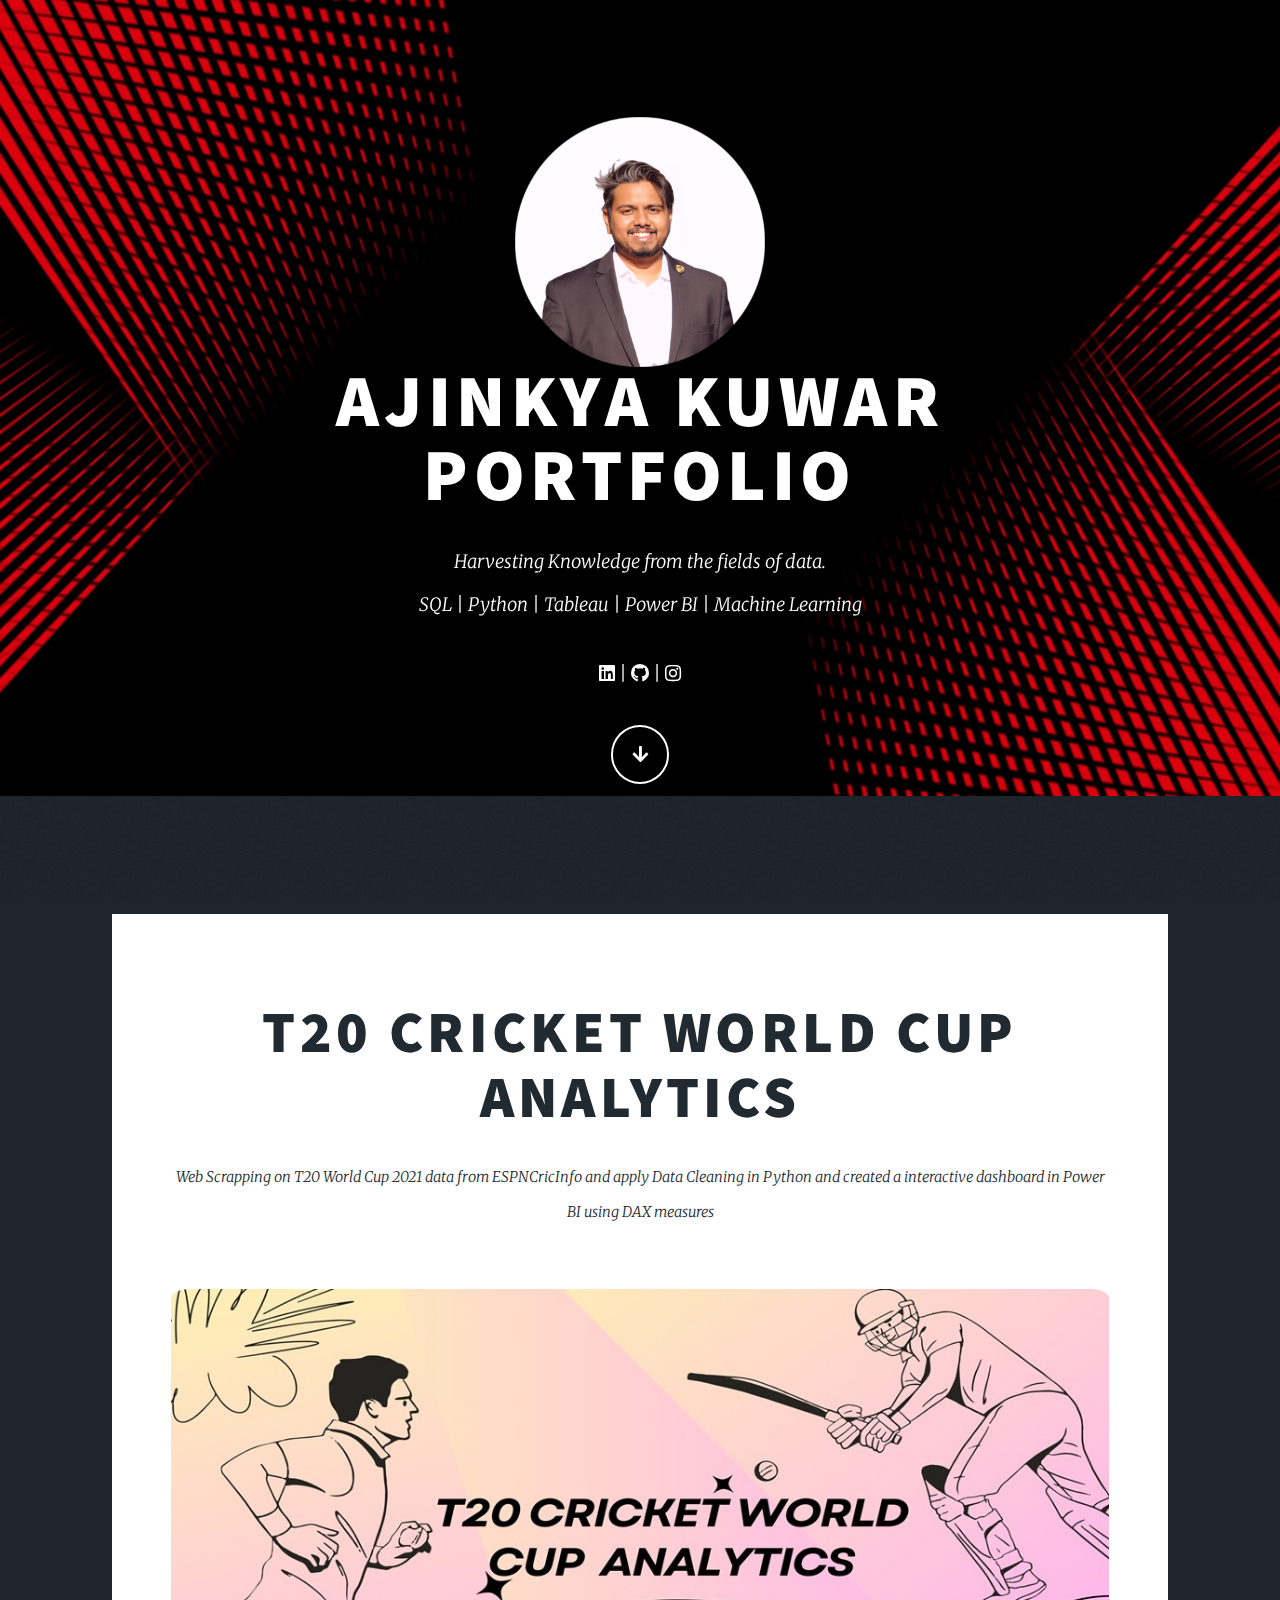
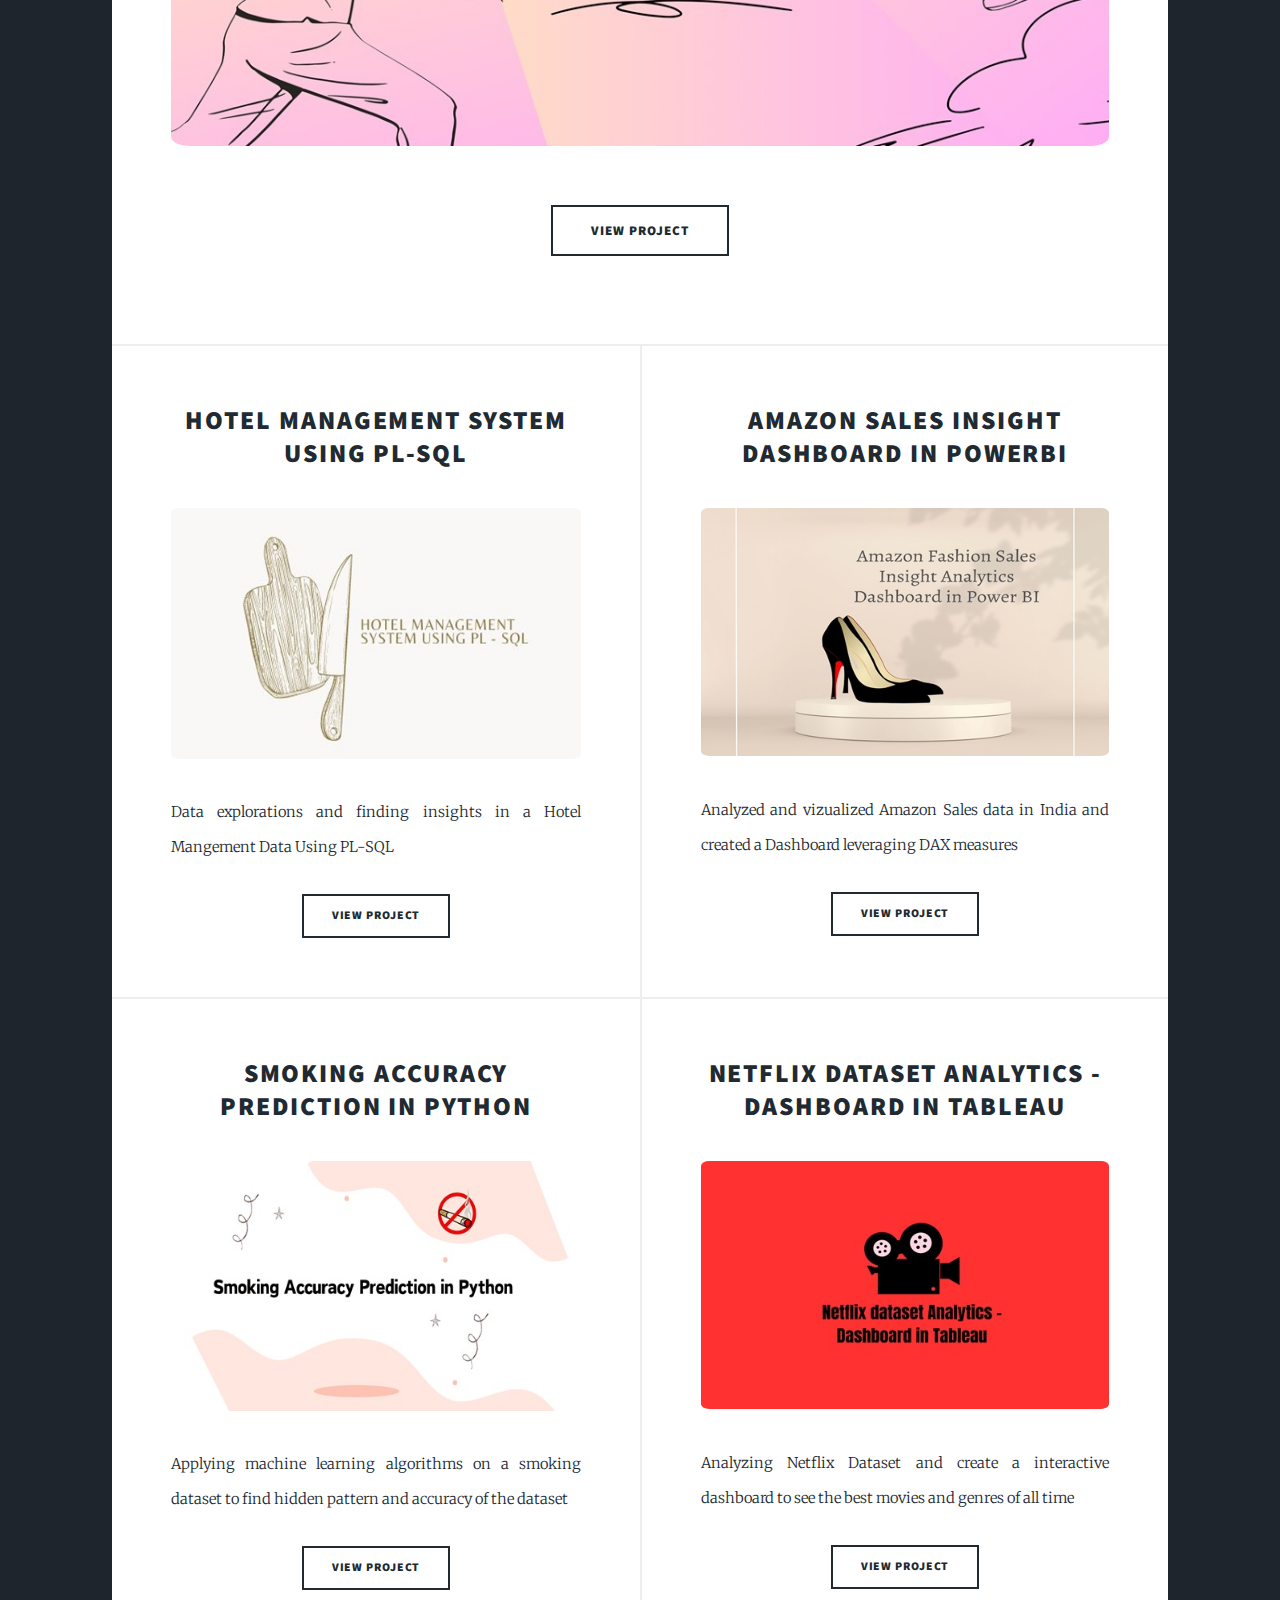
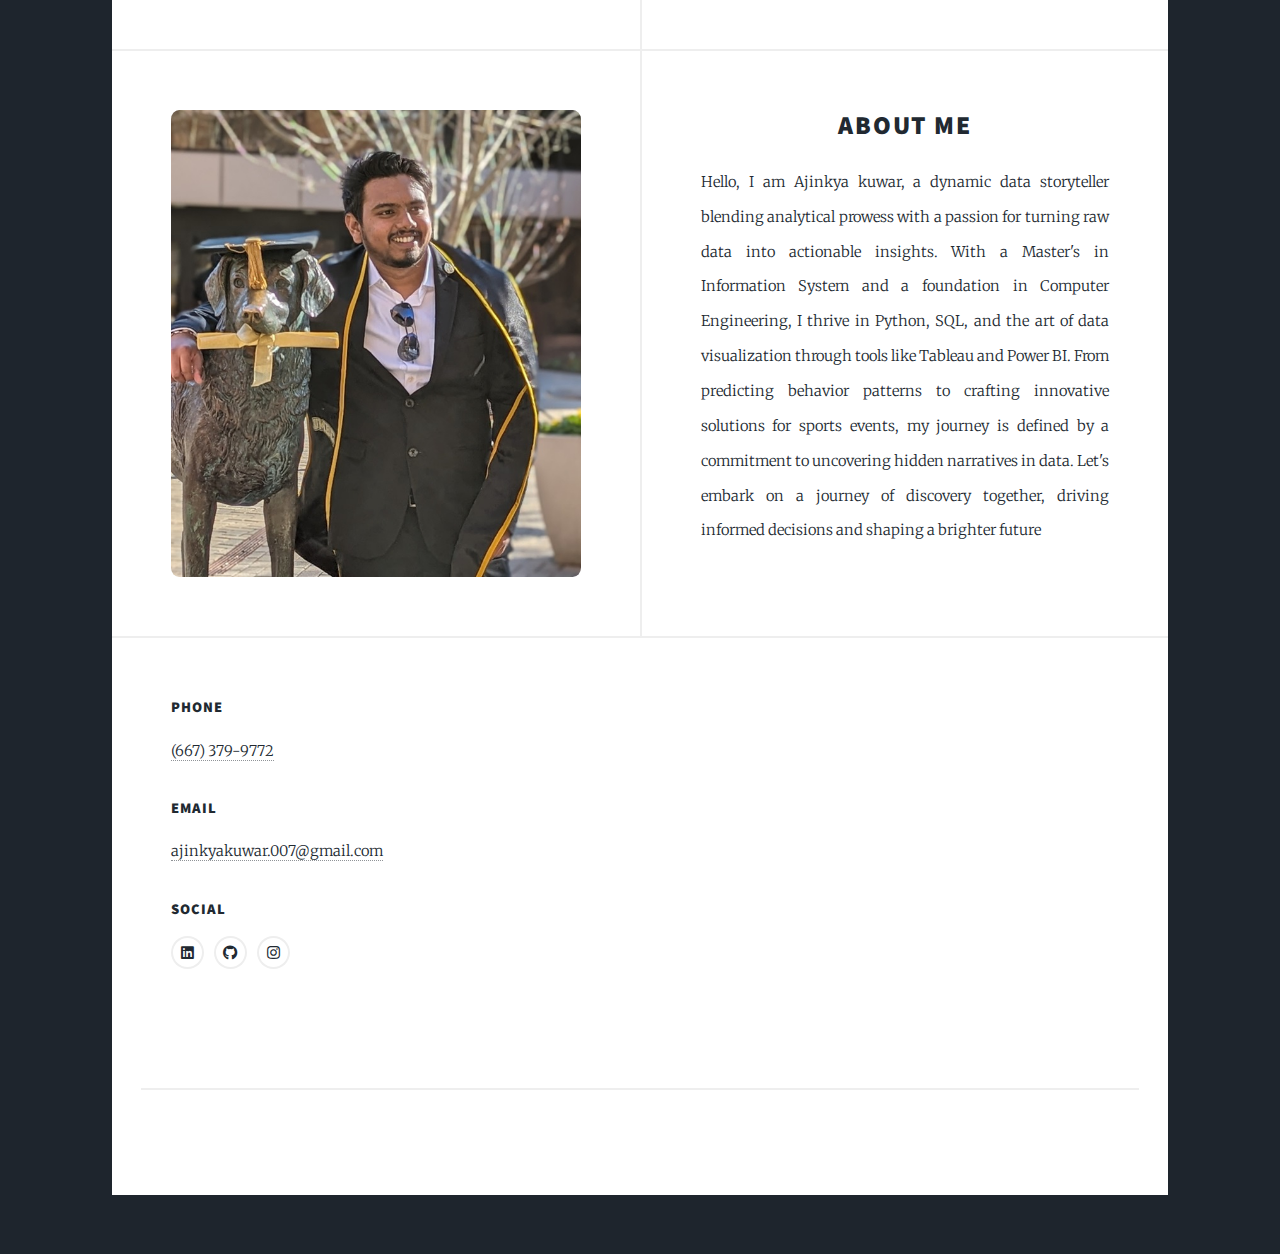
<file: index.html>
<!DOCTYPE HTML>
<!--
	Massively by HTML5 UP
	html5up.net | @ajlkn
	Free for personal and commercial use under the CCA 3.0 license (html5up.net/license)
-->
<html>
	<head>
		<title>Ajinkya Kuwar Portfolio</title>
		<meta charset="utf-8" />
		<meta name="viewport" content="width=device-width, initial-scale=1, user-scalable=no" />
		<link rel="stylesheet" href="assets/css/main.css" />
		<noscript><link rel="stylesheet" href="assets/css/noscript.css" /></noscript>
	</head>
	<body class="is-preload">

		<!-- Wrapper -->
			<div id="wrapper" class="fade-in">

				<!-- Intro -->
					<div id="intro">
						<img src="images/Profilepicture.png" alt="Your Name" class="profile-image" />
						<h1>Ajinkya kuwar<br />
						Portfolio</h1>
						<p>
							Harvesting Knowledge from the fields of data.<br /> SQL | Python | Tableau | Power BI | Machine Learning <br> </p>
							<p><a href="https://www.linkedin.com/in/ajinkyakuwar/" class="icon brands fa-linkedin"><span class="label">LinkedIn</span></a>
						     | <a href="https://github.com/ajinkyakuwar" class="icon brands fa-github"><span class="label">GitHub</span></a> | <a href="https://www.instagram.com/ajinkya_kuwar/" class="icon brands fa-instagram"><span class="label">fa-instagram</span></a>
							 </p> 
						<ul class="actions">
							<li><a href="#header" class="button icon solid solo fa-arrow-down scrolly">Continue</a></li>
						</ul>
					</div>

				<!-- Header -->
					<header id="header">
						<a href="index.html" class="logo">Home</a>
					</header>

				

				<!-- Main -->
					<div id="main">

						<!-- Featured Post -->
							<article class="post featured">
								<header class="major">
									<h2><a href="T20 world cup.html">T20 Cricket World Cup Analytics<br />
									</a></h2>
									<p> Web Scrapping on T20 World Cup 2021 data from ESPNCricInfo and apply Data Cleaning in Python
										and created a interactive dashboard in Power BI using DAX measures </p>
								</header>
								<a href="T20 world cup.html" class="image main"><img src="images/t20.jpg" alt="" style="border-radius: 2%"/> </a>
								<ul class="actions special">
									<li><a href="T20 world cup.html" class="button large">View Project</a></li>
								</ul>
							</article>

						<!-- Posts -->
							<section class="posts">
								<article>
									<header>
										
										<h2><a href="https://github.com/ajinkyakuwar/Hotel_Management_System_System_Using_Pl-SQL">Hotel management system using PL-SQL<br />
										</a></h2>
									</header>
									<a href="https://github.com/ajinkyakuwar/Hotel_Management_System_System_Using_Pl-SQL" class="image fit"><img src="images/HMS.jpg" alt="" style="border-radius: 2%"/></a>
									<p>Data explorations and finding insights in a Hotel Mangement Data Using PL-SQL</p>
									<ul class="actions special">
										<li><a href="https://github.com/ajinkyakuwar/Hotel_Management_System_System_Using_Pl-SQL" class="button">View Project</a></li>
									</ul>
								</article>
								<article>
									<header>
										<h2><a href="Amazon Sales Insight.html">Amazon Sales Insight Dashboard in PowerBI<br />
										</a></h2>
									</header>
									<a href="Amazon Sales Insight.html" class="image fit"><img src="images/Amazon Sales.jpg" alt="" style="border-radius: 2%"/></a>
									<p>Analyzed and vizualized Amazon Sales data in India and created a Dashboard leveraging DAX measures</p>
									<ul class="actions special">
										<li><a href="Amazon Sales Insight.html" class="button">View Project</a></li>
									</ul>
								</article>
								<article>
									<header>
										
										<h2><a href="https://github.com/ajinkyakuwar/Smoking_Accuracy_Prediction_Data_Mining_Project/tree/main">Smoking accuracy prediction in Python<br />
										</a></h2>
									</header>
									<a href="https://github.com/ajinkyakuwar/Smoking_Accuracy_Prediction_Data_Mining_Project/tree/main" class="image fit"><img src="images/Smoking.jpg" alt="" style="border-radius: 2%"/></a>
									<p>Applying machine learning algorithms on a smoking dataset to find hidden pattern and accuracy of the dataset </p>
									<ul class="actions special">
										<li><a href="https://github.com/ajinkyakuwar/Smoking_Accuracy_Prediction_Data_Mining_Project/tree/main" class="button">View Project</a></li>
									</ul>
								</article>
								<article>
									<header>
										
										<h2><a href="https://github.com/ajinkyakuwar/Netflix_Titles/tree/main">Netflix Dataset Analytics - Dashboard in Tableau<br />
										</a></h2>
									</header>
									<a class="image fit"><img src="images/nETFLIX.jpg" alt="" style="border-radius: 2%"/></a>
									<p>Analyzing Netflix Dataset and create a interactive dashboard to see the best movies and genres of all time</p>
									<ul class="actions special">
										<li><a href="https://github.com/ajinkyakuwar/Netflix_Titles/tree/main" class="button">View Project</a></li>
									</ul>
								</article>
								
								<article>
									<a href="#" class="image fit"><img src="images/grad.jpg" alt="" style="border-radius: 2%"/></a>
									
								</article>
			
								<article>
									<article>
										<h2>About me</h2>
								<p>Hello, I am Ajinkya kuwar,
								a dynamic data storyteller blending analytical prowess with a passion for turning raw data into actionable insights. With a Master's in Information System and a foundation in Computer Engineering, I thrive in Python, SQL, and the art of data visualization through tools like Tableau and Power BI. From predicting behavior patterns to crafting innovative solutions for sports events, my journey is defined by a commitment to uncovering hidden narratives in data. Let's embark on a journey of discovery together, driving informed decisions and shaping a brighter future </p>
									</article>
									<article>
							</section>

						

					
						<section class="split contact">
							
							<section>
								<h4>Phone</h4>
								<p><a href="#">(667) 379-9772</a></p>
							</section>
							<section>
								<h4>Email</h4>
								<p><a href="#">ajinkyakuwar.007@gmail.com</a></p>
							</section>
							<section>
								<h4>Social</h4>
								<ul class="icons alt">
									<li><a href="https://www.linkedin.com/in/ajinkyakuwar/" class="icon brands alt fa-linkedin"><span class="label">LinkedIn</span></a></li>
									<li><a href="https://github.com/ajinkyakuwar" class="icon brands alt fa-github"><span class="label">GitHub</span></a></li>
									<li><a href="https://www.instagram.com/ajinkya_kuwar/" class="icon brands fa-instagram"><span class="label">Instagram</span></a></li>
								</ul>
							</section>
						</section>
					</footer>

				<!-- Copyright -->
					<div id="copyright">
						<ul><li>&copy; Untitled</li><li>Design: <a href="https://html5up.net">HTML5 UP</a></li></ul>
					</div>

			</div>

		<!-- Scripts -->
			<script src="assets/js/jquery.min.js"></script>
			<script src="assets/js/jquery.scrollex.min.js"></script>
			<script src="assets/js/jquery.scrolly.min.js"></script>
			<script src="assets/js/browser.min.js"></script>
			<script src="assets/js/breakpoints.min.js"></script>
			<script src="assets/js/util.js"></script>
			<script src="assets/js/main.js"></script>

	</body>
</html>
</file>
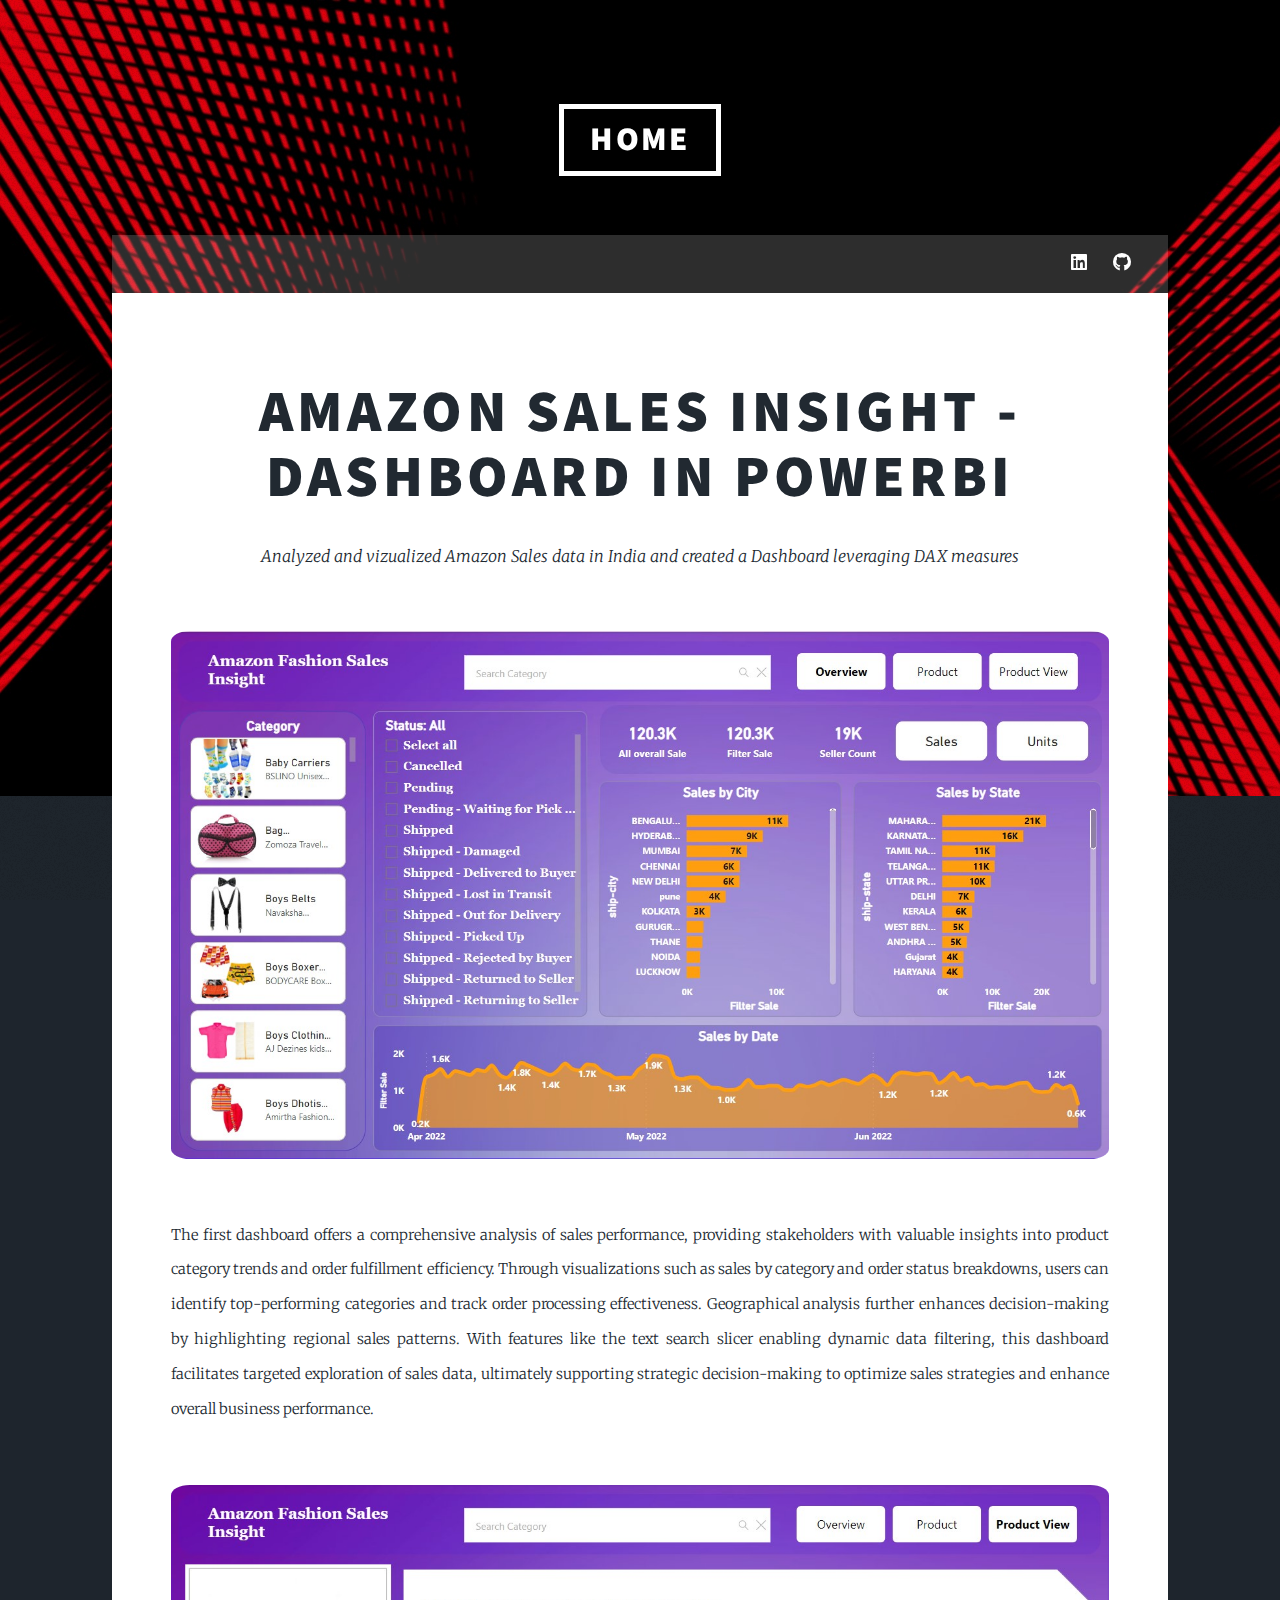
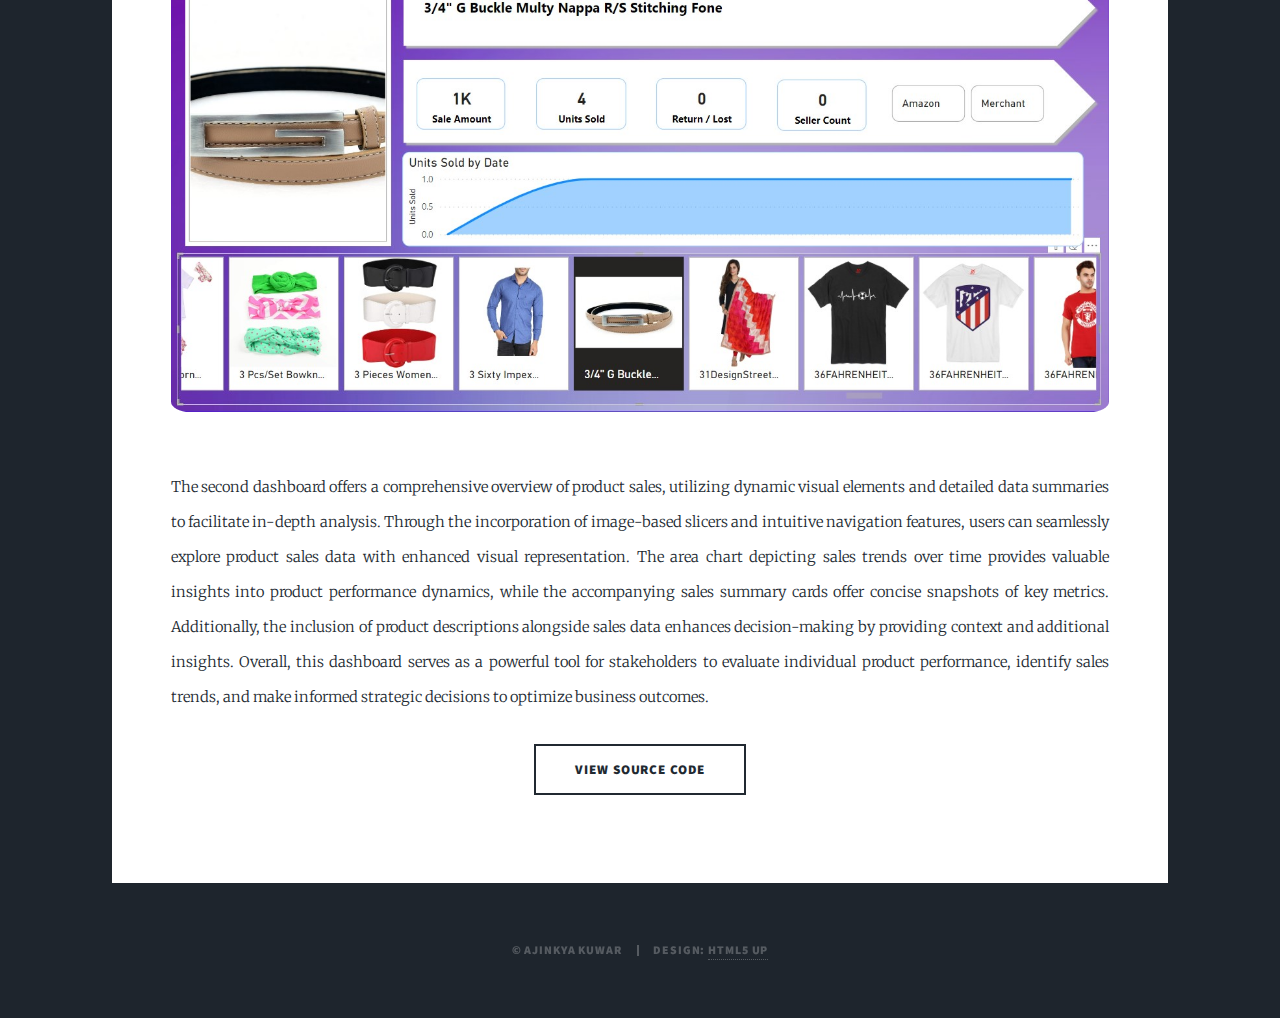
<file: Amazon Sales Insight.html>
<!DOCTYPE HTML>
<!--
	Massively by HTML5 UP
	html5up.net | @ajlkn
	Free for personal and commercial use under the CCA 3.0 license (html5up.net/license)
-->
<html>
	<head>
		<meta charset="utf-8" />
		<meta name="viewport" content="width=device-width, initial-scale=1, user-scalable=no" />
		<link rel="stylesheet" href="assets/css/main.css" />
		<noscript><link rel="stylesheet" href="assets/css/noscript.css" /></noscript>
	</head>
	<body class="is-preload">

		<!-- Wrapper -->
			<div id="wrapper">

				<!-- Header -->
					<header id="header">
						<a href="index.html" class="logo">Home</a>
					</header>

				<!-- Nav -->
					<nav id="nav">
						<ul class="links">
							
						</ul>
						<ul class="icons">
							<li><a href="https://www.linkedin.com/in/ajinkyakuwar/" class="icon brands fa-linkedin"><span class="label">LinkedIn</span></a></li>
							<li><a href="https://github.com/ajinkyakuwar" class="icon brands fa-github"><span class="label">GitHub</span></a></li>
						</ul>
					</nav>

				<!-- Main -->
					<div id="main">

						<!-- Post -->
							<section class="post">
								<header class="major">
									
									<h1>Amazon Sales Insight - Dashboard in PowerBI<br />
									</h1>
									<p>Analyzed and vizualized Amazon Sales data in India and created a Dashboard leveraging DAX measures</p>
								</header>
								<div class="image main"><img src="images/Amazon Sales dash1.jpg" alt="" style="border-radius: 2%"/></div>
								<p>The first dashboard offers a comprehensive analysis of sales performance, providing stakeholders with valuable insights into product category trends and order fulfillment efficiency. Through visualizations such as sales by category and order status breakdowns, users can identify top-performing categories and track order processing effectiveness. Geographical analysis further enhances decision-making by highlighting regional sales patterns. With features like the text search slicer enabling dynamic data filtering, this dashboard facilitates targeted exploration of sales data, ultimately supporting strategic decision-making to optimize sales strategies and enhance overall business performance.</p>
								<div class="image main"><img src="images/Amazon Sales dash2.jpg" alt="" style="border-radius: 2%"/></div>
								<p>The second dashboard offers a comprehensive overview of product sales, utilizing dynamic visual elements and detailed data summaries to facilitate in-depth analysis. Through the incorporation of image-based slicers and intuitive navigation features, users can seamlessly explore product sales data with enhanced visual representation. The area chart depicting sales trends over time provides valuable insights into product performance dynamics, while the accompanying sales summary cards offer concise snapshots of key metrics. Additionally, the inclusion of product descriptions alongside sales data enhances decision-making by providing context and additional insights. Overall, this dashboard serves as a powerful tool for stakeholders to evaluate individual product performance, identify sales trends, and make informed strategic decisions to optimize business outcomes.
								</p>
								<ul class="actions special">
									<li><a href="https://github.com/ajinkyakuwar/Amazon-Sales-Insights-in-PowerBI" class="button large">View Source Code</a></li>
								</ul>
							</section>

					</div>

				

				<!-- Copyright -->
					<div id="copyright">
						<ul><li>&copy; Ajinkya Kuwar</li><li>Design: <a href="https://html5up.net">HTML5 UP</a></li></ul>
					</div>

			</div>

		<!-- Scripts -->
			<script src="assets/js/jquery.min.js"></script>
			<script src="assets/js/jquery.scrollex.min.js"></script>
			<script src="assets/js/jquery.scrolly.min.js"></script>
			<script src="assets/js/browser.min.js"></script>
			<script src="assets/js/breakpoints.min.js"></script>
			<script src="assets/js/util.js"></script>
			<script src="assets/js/main.js"></script>

	</body>
</html>
</file>
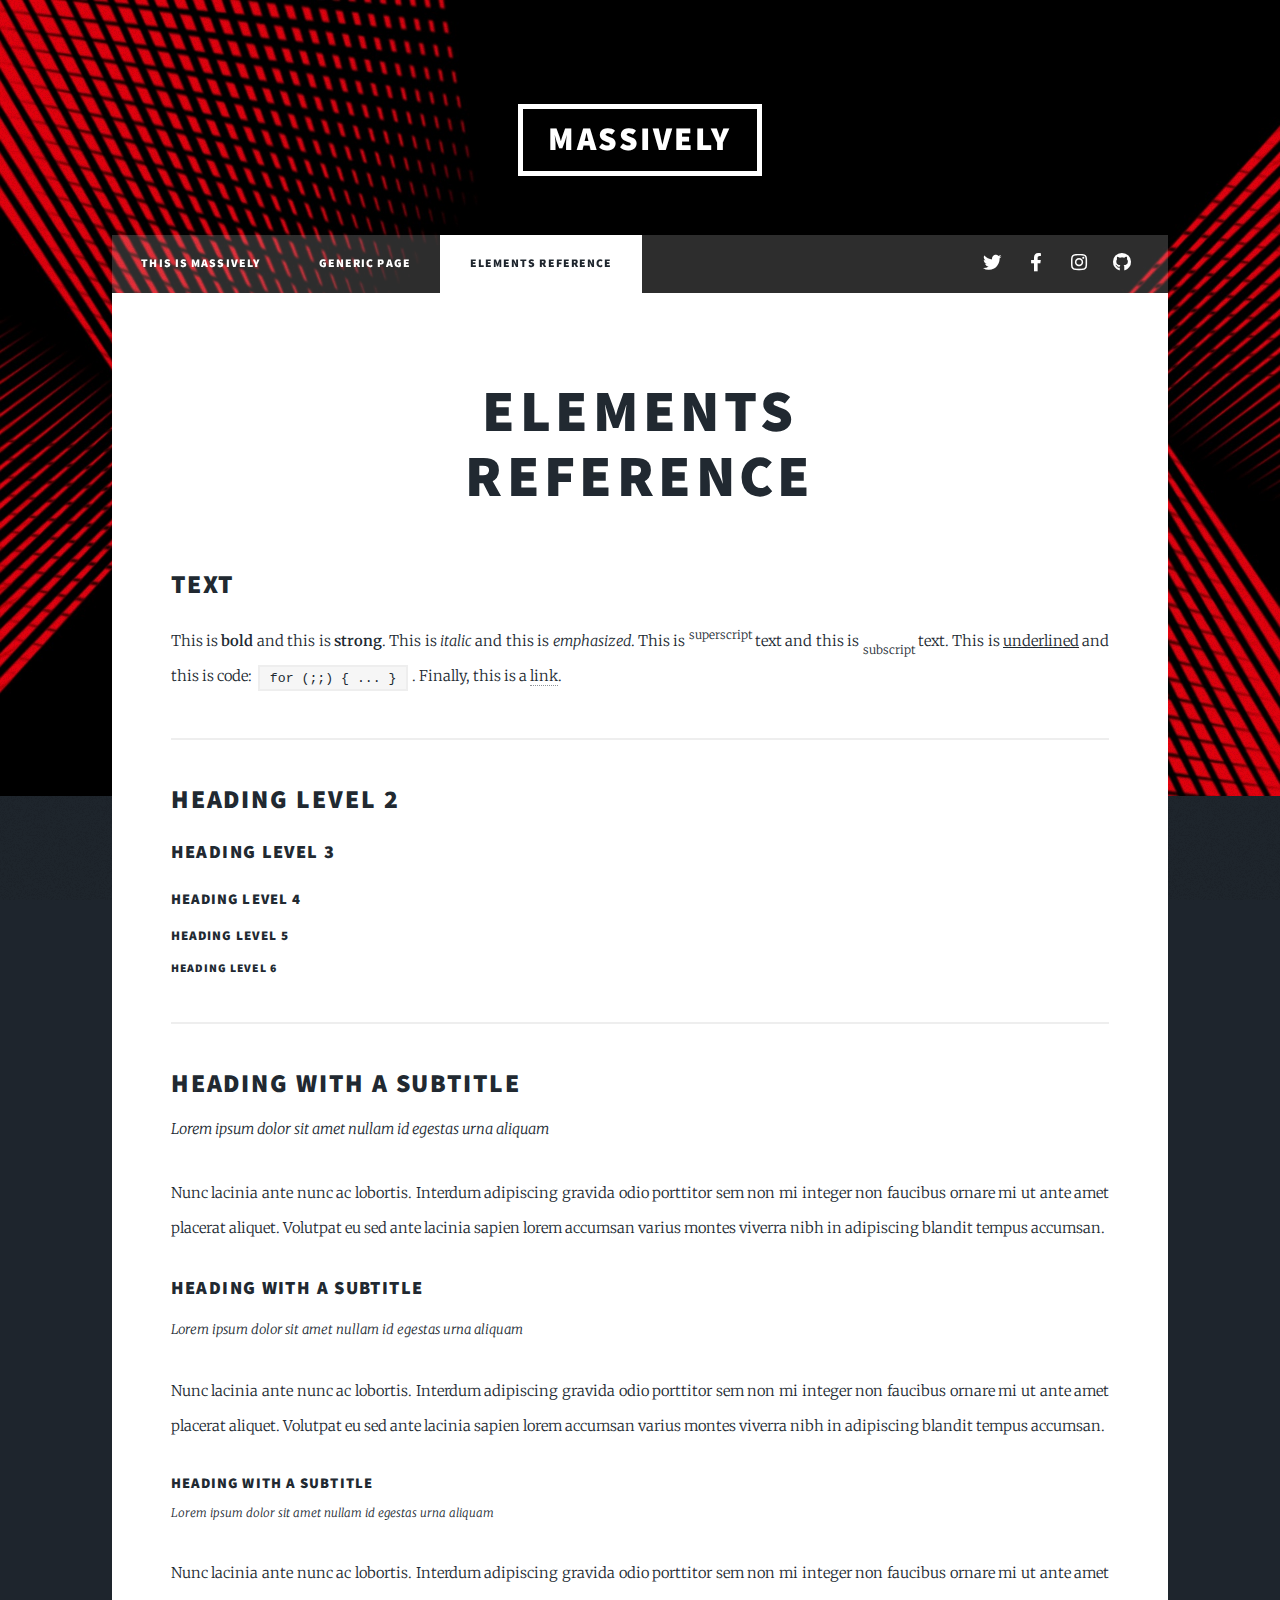
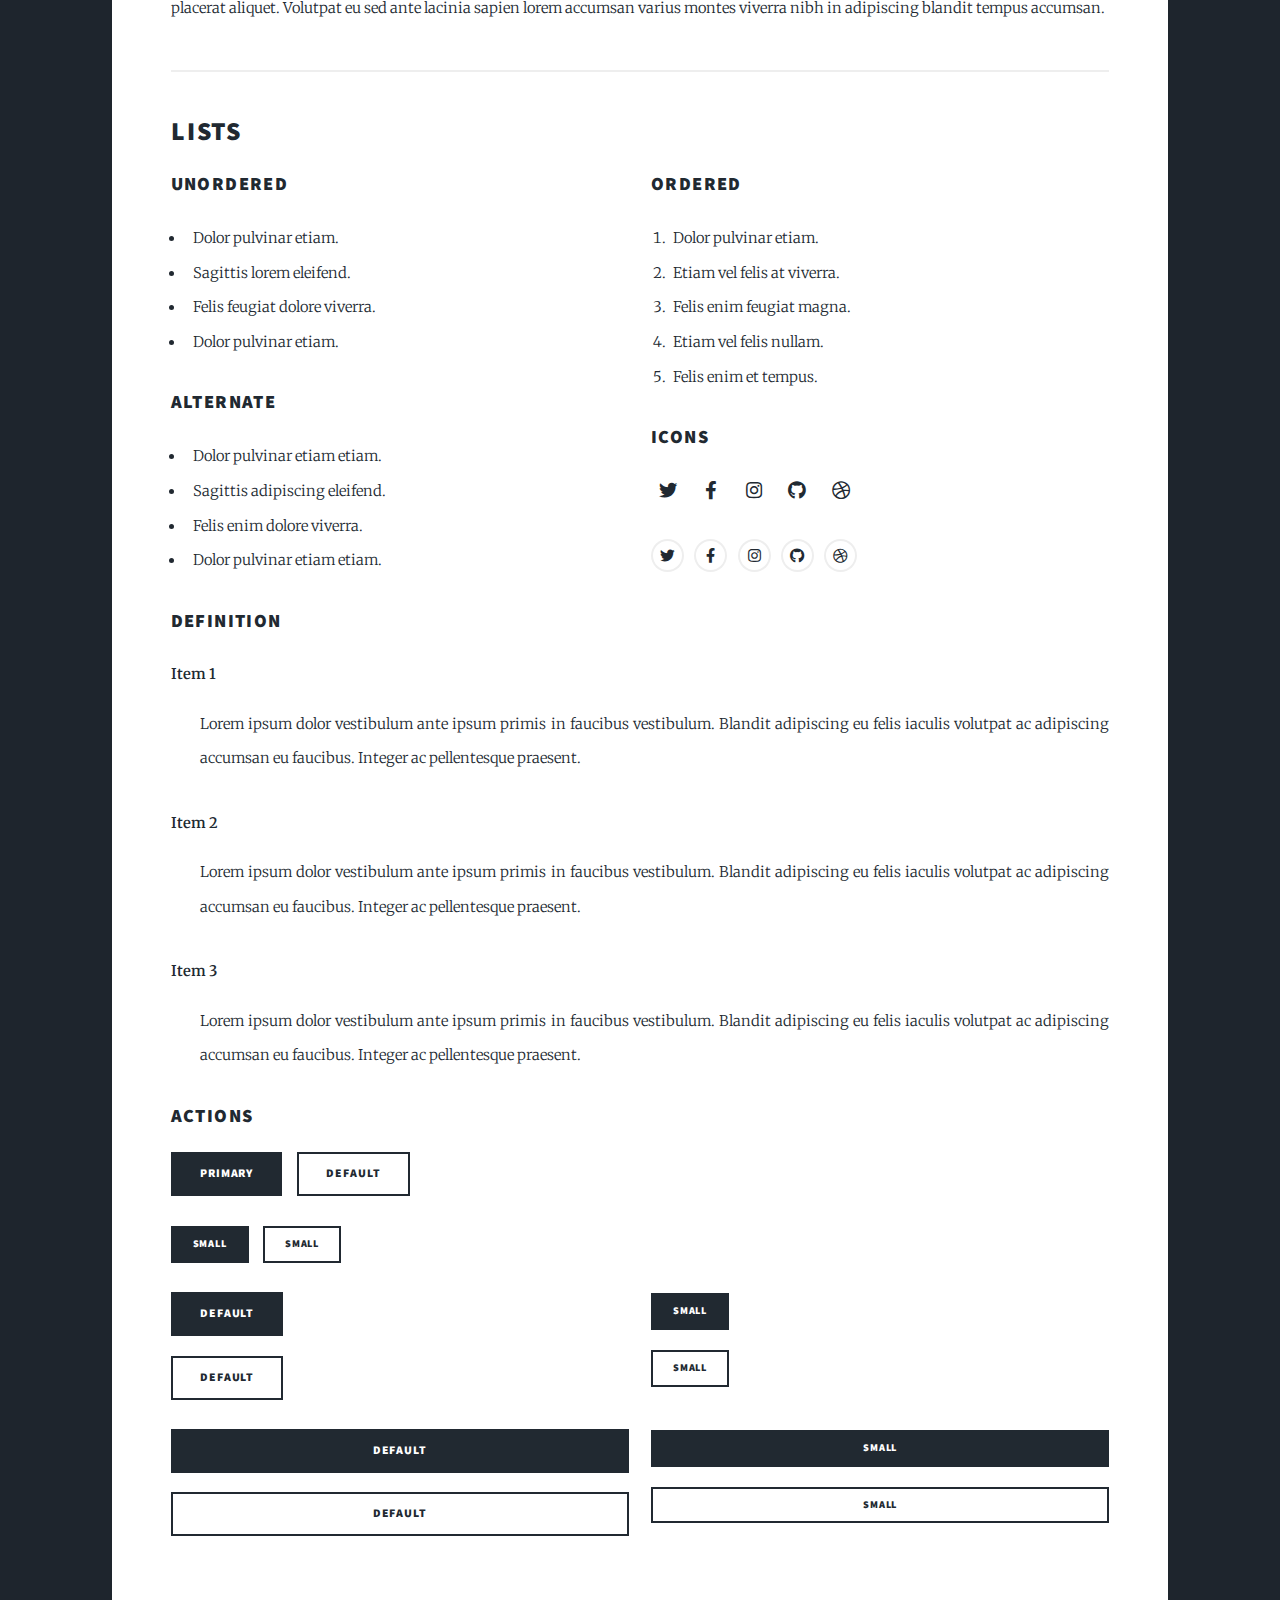
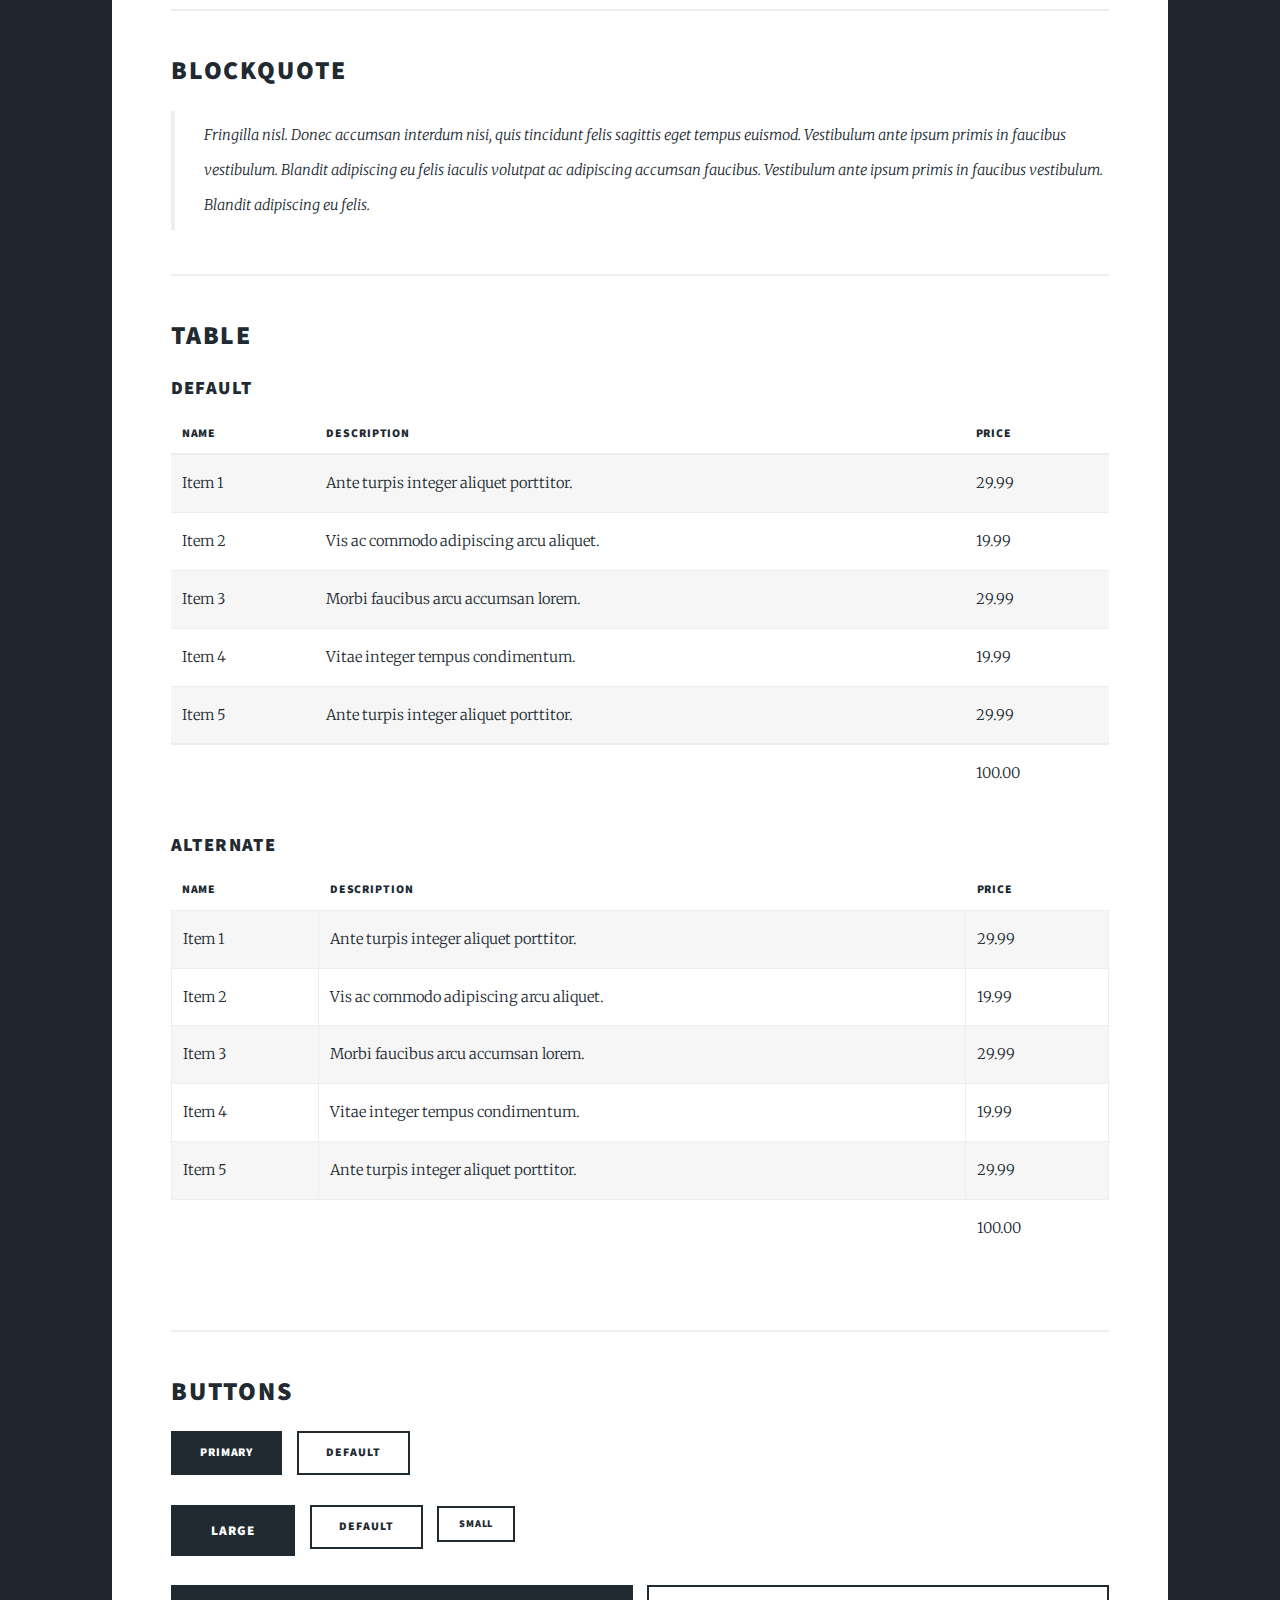
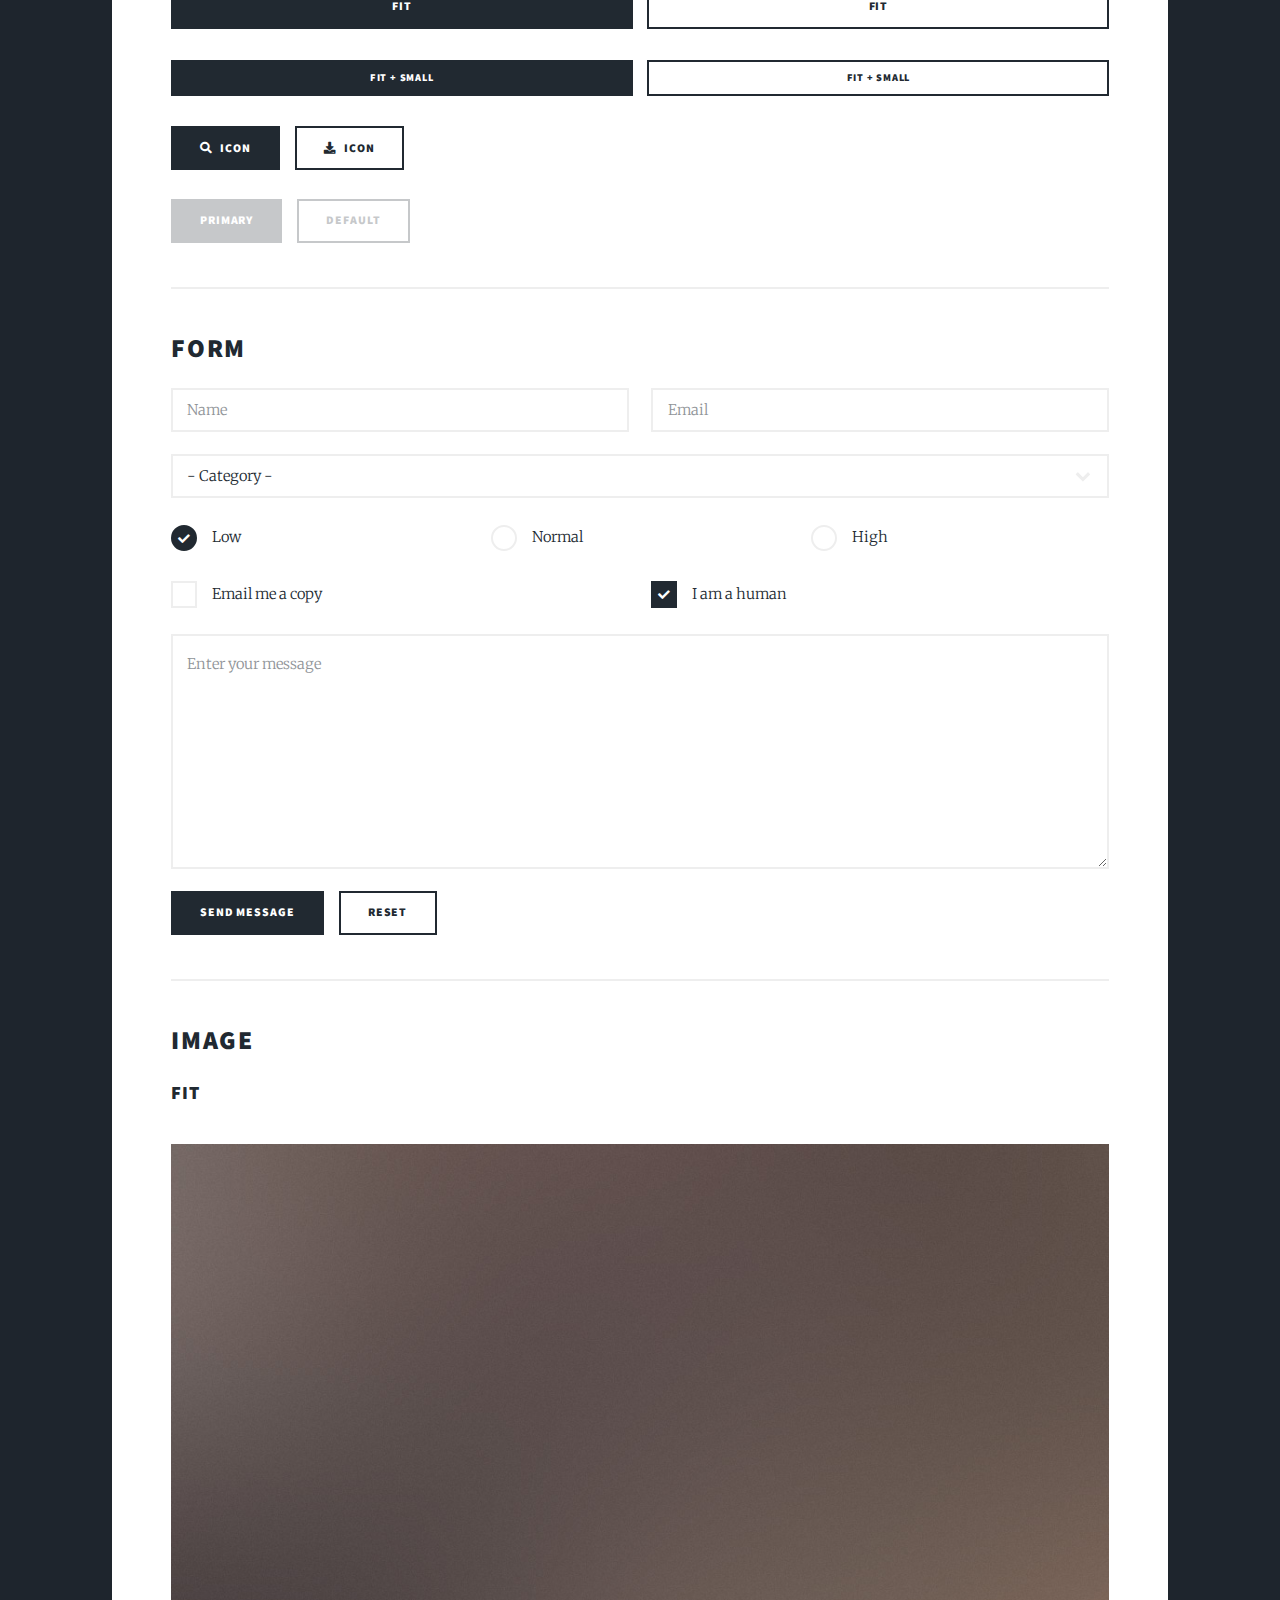
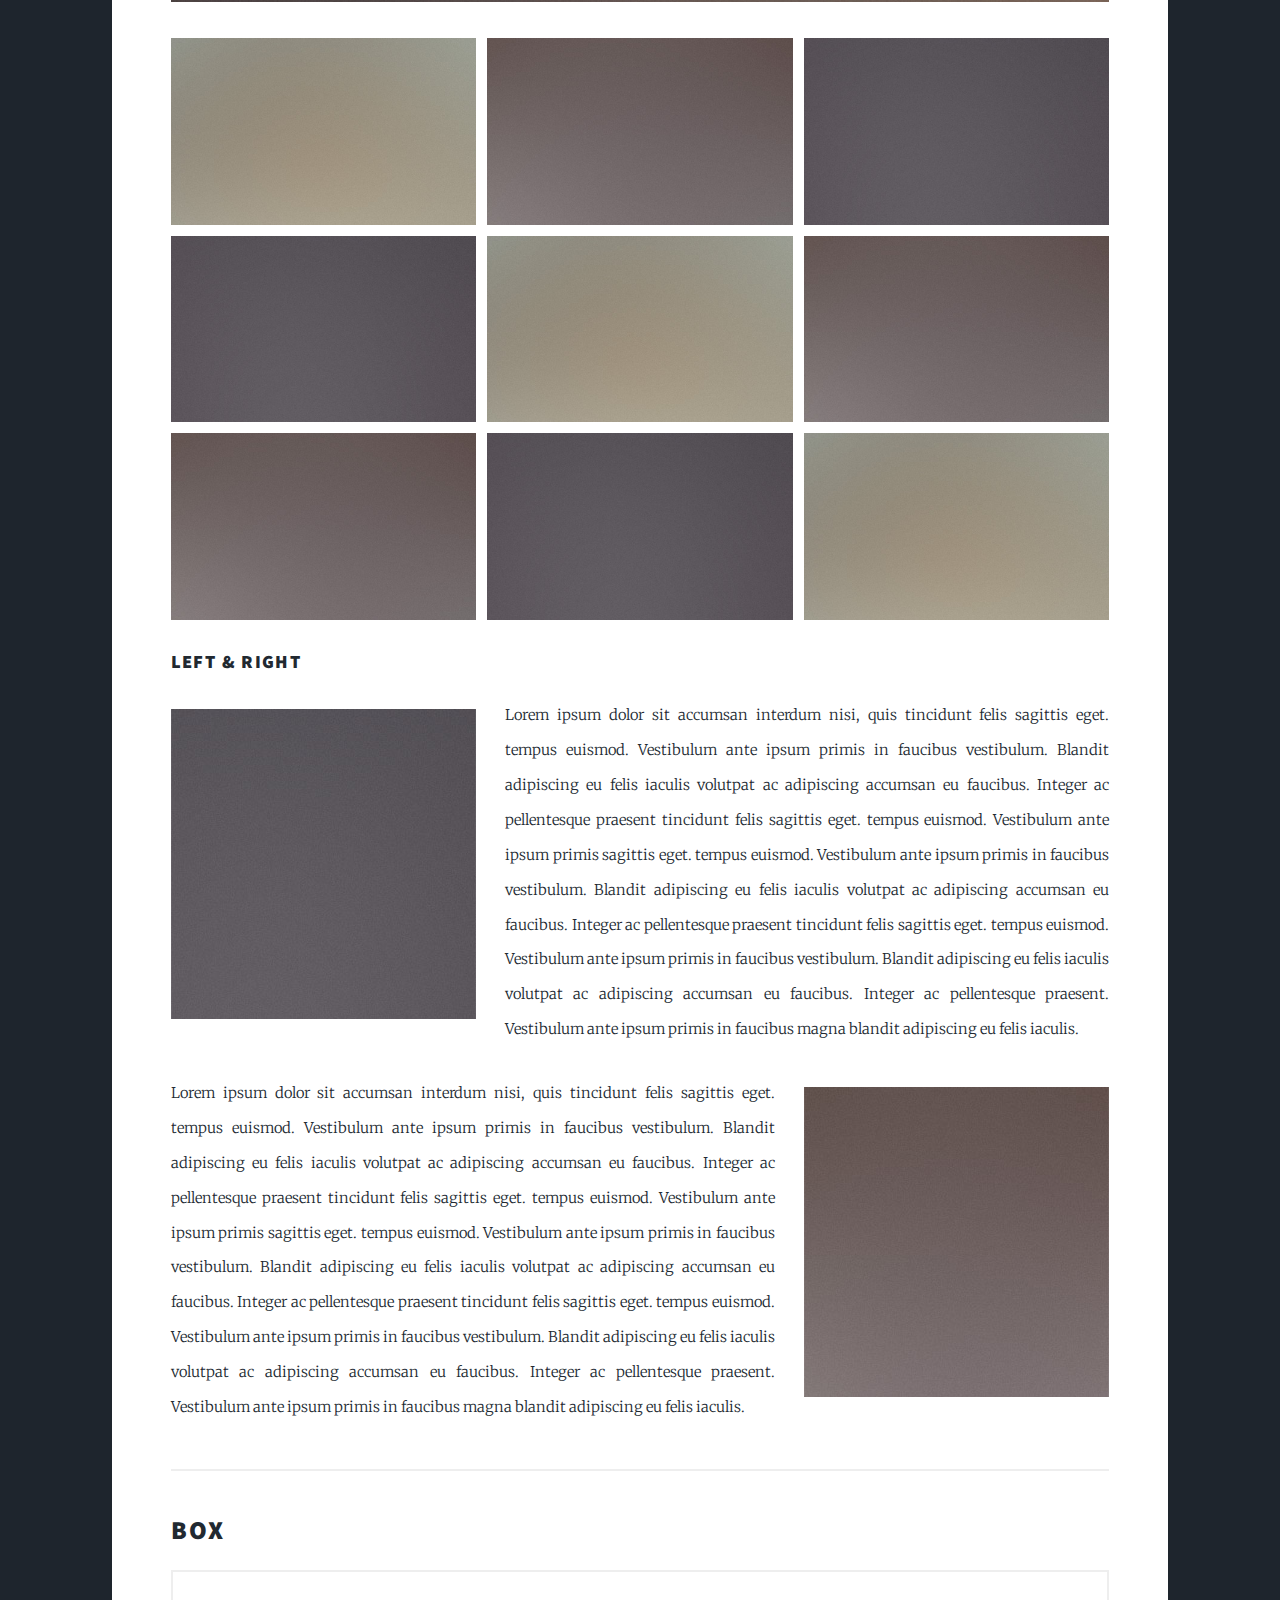
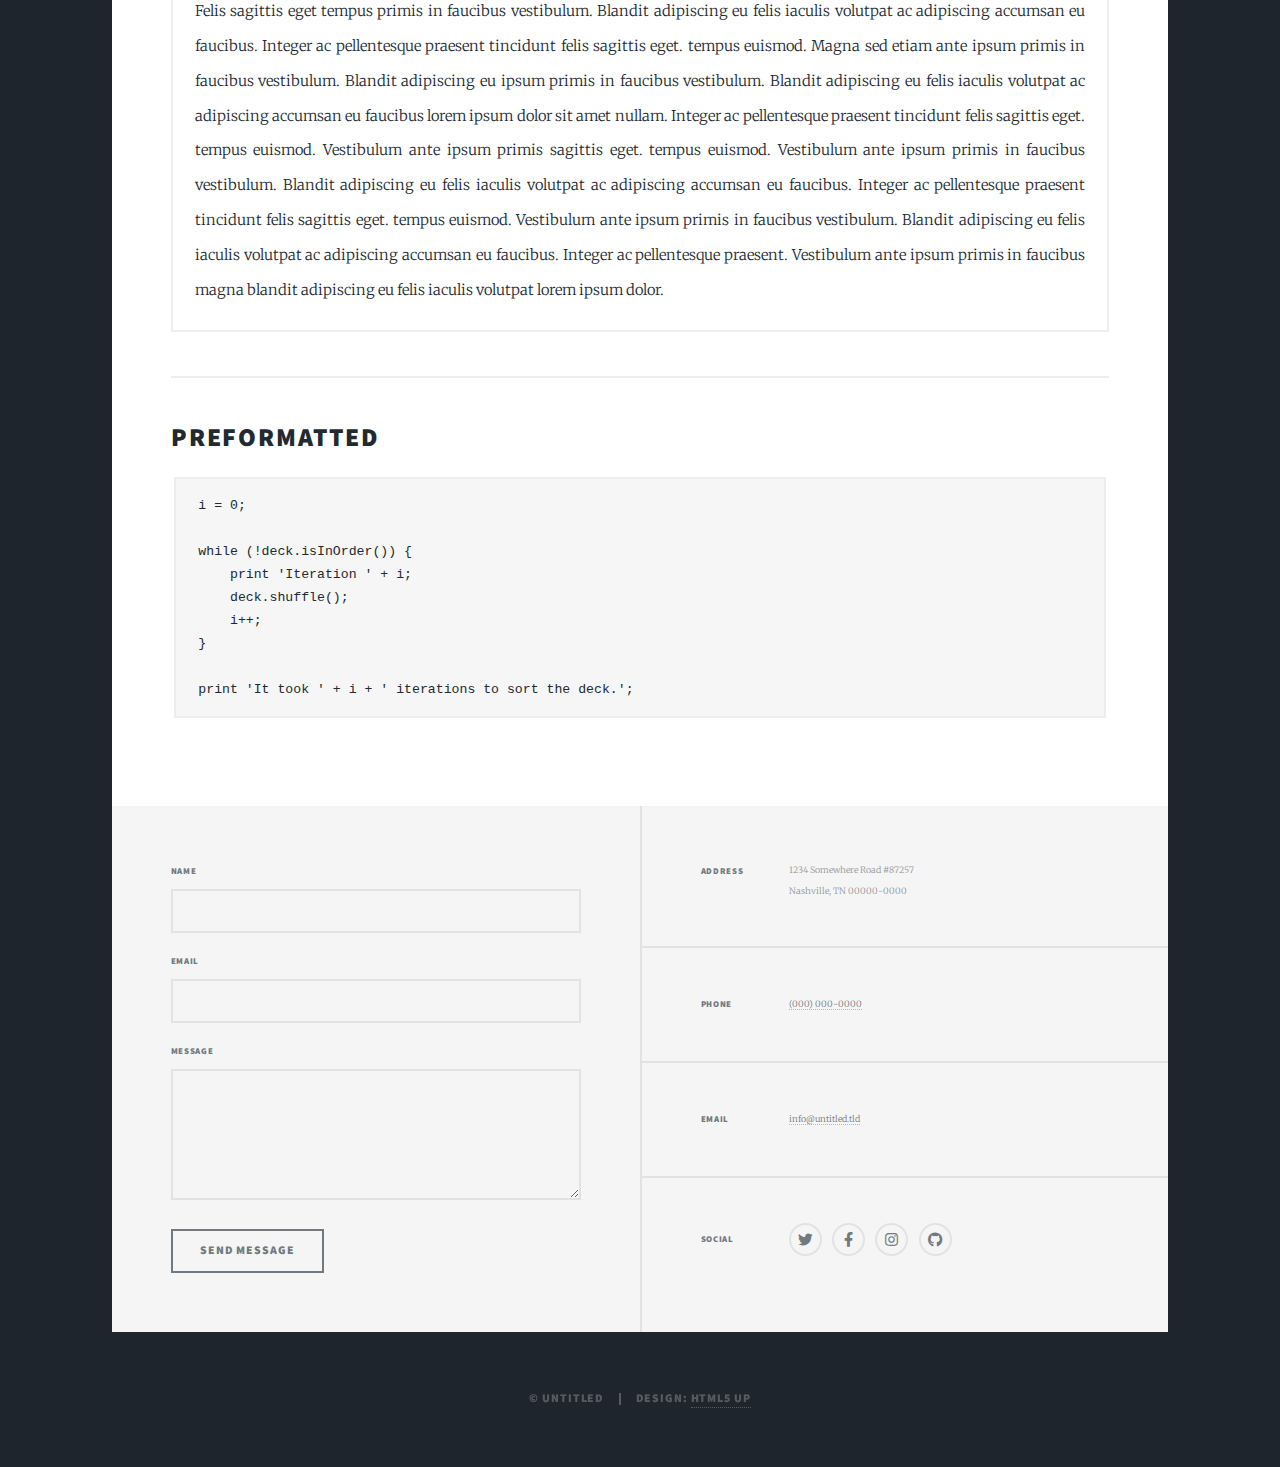
<file: elements.html>
<!DOCTYPE HTML>
<!--
	Massively by HTML5 UP
	html5up.net | @ajlkn
	Free for personal and commercial use under the CCA 3.0 license (html5up.net/license)
-->
<html>
	<head>
		<title>Elements Reference - Massively by HTML5 UP</title>
		<meta charset="utf-8" />
		<meta name="viewport" content="width=device-width, initial-scale=1, user-scalable=no" />
		<link rel="stylesheet" href="assets/css/main.css" />
		<noscript><link rel="stylesheet" href="assets/css/noscript.css" /></noscript>
	</head>
	<body class="is-preload">

		<!-- Wrapper -->
			<div id="wrapper">

				<!-- Header -->
					<header id="header">
						<a href="index.html" class="logo">Massively</a>
					</header>

				<!-- Nav -->
					<nav id="nav">
						<ul class="links">
							<li><a href="index.html">This is Massively</a></li>
							<li><a href="generic.html">Generic Page</a></li>
							<li class="active"><a href="elements.html">Elements Reference</a></li>
						</ul>
						<ul class="icons">
							<li><a href="#" class="icon brands fa-twitter"><span class="label">Twitter</span></a></li>
							<li><a href="#" class="icon brands fa-facebook-f"><span class="label">Facebook</span></a></li>
							<li><a href="#" class="icon brands fa-instagram"><span class="label">Instagram</span></a></li>
							<li><a href="#" class="icon brands fa-github"><span class="label">GitHub</span></a></li>
						</ul>
					</nav>

				<!-- Main -->
					<div id="main">

						<!-- Post -->
							<section class="post">
								<header class="major">
									<h1>Elements<br />
									Reference</h1>
								</header>

								<!-- Text stuff -->
									<h2>Text</h2>
									<p>This is <b>bold</b> and this is <strong>strong</strong>. This is <i>italic</i> and this is <em>emphasized</em>.
									This is <sup>superscript</sup> text and this is <sub>subscript</sub> text.
									This is <u>underlined</u> and this is code: <code>for (;;) { ... }</code>.
									Finally, this is a <a href="#">link</a>.</p>
									<hr />
									<h2>Heading Level 2</h2>
									<h3>Heading Level 3</h3>
									<h4>Heading Level 4</h4>
									<h5>Heading Level 5</h5>
									<h6>Heading Level 6</h6>
									<hr />
									<header>
										<h2>Heading with a Subtitle</h2>
										<p>Lorem ipsum dolor sit amet nullam id egestas urna aliquam</p>
									</header>
									<p>Nunc lacinia ante nunc ac lobortis. Interdum adipiscing gravida odio porttitor sem non mi integer non faucibus ornare mi ut ante amet placerat aliquet. Volutpat eu sed ante lacinia sapien lorem accumsan varius montes viverra nibh in adipiscing blandit tempus accumsan.</p>
									<header>
										<h3>Heading with a Subtitle</h3>
										<p>Lorem ipsum dolor sit amet nullam id egestas urna aliquam</p>
									</header>
									<p>Nunc lacinia ante nunc ac lobortis. Interdum adipiscing gravida odio porttitor sem non mi integer non faucibus ornare mi ut ante amet placerat aliquet. Volutpat eu sed ante lacinia sapien lorem accumsan varius montes viverra nibh in adipiscing blandit tempus accumsan.</p>
									<header>
										<h4>Heading with a Subtitle</h4>
										<p>Lorem ipsum dolor sit amet nullam id egestas urna aliquam</p>
									</header>
									<p>Nunc lacinia ante nunc ac lobortis. Interdum adipiscing gravida odio porttitor sem non mi integer non faucibus ornare mi ut ante amet placerat aliquet. Volutpat eu sed ante lacinia sapien lorem accumsan varius montes viverra nibh in adipiscing blandit tempus accumsan.</p>

									<hr />

								<!-- Lists -->
									<h2>Lists</h2>
									<div class="row">
										<div class="col-6 col-12-small">

											<h3>Unordered</h3>
											<ul>
												<li>Dolor pulvinar etiam.</li>
												<li>Sagittis lorem eleifend.</li>
												<li>Felis feugiat dolore viverra.</li>
												<li>Dolor pulvinar etiam.</li>
											</ul>

											<h3>Alternate</h3>
											<ul class="alt">
												<li>Dolor pulvinar etiam etiam.</li>
												<li>Sagittis adipiscing eleifend.</li>
												<li>Felis enim dolore viverra.</li>
												<li>Dolor pulvinar etiam etiam.</li>
											</ul>

										</div>
										<div class="col-6 col-12-small">

											<h3>Ordered</h3>
											<ol>
												<li>Dolor pulvinar etiam.</li>
												<li>Etiam vel felis at viverra.</li>
												<li>Felis enim feugiat magna.</li>
												<li>Etiam vel felis nullam.</li>
												<li>Felis enim et tempus.</li>
											</ol>

											<h3>Icons</h3>
											<ul class="icons">
												<li><a href="#" class="icon brands fa-twitter"><span class="label">Twitter</span></a></li>
												<li><a href="#" class="icon brands fa-facebook-f"><span class="label">Facebook</span></a></li>
												<li><a href="#" class="icon brands fa-instagram"><span class="label">Instagram</span></a></li>
												<li><a href="#" class="icon brands fa-github"><span class="label">Github</span></a></li>
												<li><a href="#" class="icon brands fa-dribbble"><span class="label">Dribbble</span></a></li>
											</ul>
											<ul class="icons alt">
												<li><a href="#" class="icon brands alt fa-twitter"><span class="label">Twitter</span></a></li>
												<li><a href="#" class="icon brands alt fa-facebook-f"><span class="label">Facebook</span></a></li>
												<li><a href="#" class="icon brands alt fa-instagram"><span class="label">Instagram</span></a></li>
												<li><a href="#" class="icon brands alt fa-github"><span class="label">Github</span></a></li>
												<li><a href="#" class="icon brands alt fa-dribbble"><span class="label">Dribbble</span></a></li>
											</ul>

										</div>
									</div>
									<h3>Definition</h3>
									<dl>
										<dt>Item 1</dt>
										<dd>
											<p>Lorem ipsum dolor vestibulum ante ipsum primis in faucibus vestibulum. Blandit adipiscing eu felis iaculis volutpat ac adipiscing accumsan eu faucibus. Integer ac pellentesque praesent.</p>
										</dd>
										<dt>Item 2</dt>
										<dd>
											<p>Lorem ipsum dolor vestibulum ante ipsum primis in faucibus vestibulum. Blandit adipiscing eu felis iaculis volutpat ac adipiscing accumsan eu faucibus. Integer ac pellentesque praesent.</p>
										</dd>
										<dt>Item 3</dt>
										<dd>
											<p>Lorem ipsum dolor vestibulum ante ipsum primis in faucibus vestibulum. Blandit adipiscing eu felis iaculis volutpat ac adipiscing accumsan eu faucibus. Integer ac pellentesque praesent.</p>
										</dd>
									</dl>

									<h3>Actions</h3>
									<ul class="actions">
										<li><a href="#" class="button primary">Primary</a></li>
										<li><a href="#" class="button">Default</a></li>
									</ul>
									<ul class="actions small">
										<li><a href="#" class="button primary small">Small</a></li>
										<li><a href="#" class="button small">Small</a></li>
									</ul>
									<div class="row">
										<div class="col-6 col-12-small">
											<ul class="actions stacked">
												<li><a href="#" class="button primary">Default</a></li>
												<li><a href="#" class="button">Default</a></li>
											</ul>
										</div>
										<div class="col-6 col-12-small">
											<ul class="actions stacked">
												<li><a href="#" class="button primary small">Small</a></li>
												<li><a href="#" class="button small">Small</a></li>
											</ul>
										</div>
									</div>
									<div class="row">
										<div class="col-6 col-12-small">
											<ul class="actions stacked">
												<li><a href="#" class="button primary fit">Default</a></li>
												<li><a href="#" class="button fit">Default</a></li>
											</ul>
										</div>
										<div class="col-6 col-12-small">
											<ul class="actions stacked">
												<li><a href="#" class="button primary small fit">Small</a></li>
												<li><a href="#" class="button small fit">Small</a></li>
											</ul>
										</div>
									</div>

									<hr />

								<!-- Blockquote -->
									<h2>Blockquote</h2>
									<blockquote>Fringilla nisl. Donec accumsan interdum nisi, quis tincidunt felis sagittis eget tempus euismod. Vestibulum ante ipsum primis in faucibus vestibulum. Blandit adipiscing eu felis iaculis volutpat ac adipiscing accumsan faucibus. Vestibulum ante ipsum primis in faucibus vestibulum. Blandit adipiscing eu felis.</blockquote>

									<hr />

								<!-- Table -->
									<h2>Table</h2>

									<h3>Default</h3>
									<div class="table-wrapper">
										<table>
											<thead>
												<tr>
													<th>Name</th>
													<th>Description</th>
													<th>Price</th>
												</tr>
											</thead>
											<tbody>
												<tr>
													<td>Item 1</td>
													<td>Ante turpis integer aliquet porttitor.</td>
													<td>29.99</td>
												</tr>
												<tr>
													<td>Item 2</td>
													<td>Vis ac commodo adipiscing arcu aliquet.</td>
													<td>19.99</td>
												</tr>
												<tr>
													<td>Item 3</td>
													<td> Morbi faucibus arcu accumsan lorem.</td>
													<td>29.99</td>
												</tr>
												<tr>
													<td>Item 4</td>
													<td>Vitae integer tempus condimentum.</td>
													<td>19.99</td>
												</tr>
												<tr>
													<td>Item 5</td>
													<td>Ante turpis integer aliquet porttitor.</td>
													<td>29.99</td>
												</tr>
											</tbody>
											<tfoot>
												<tr>
													<td colspan="2"></td>
													<td>100.00</td>
												</tr>
											</tfoot>
										</table>
									</div>

									<h3>Alternate</h3>
									<div class="table-wrapper">
										<table class="alt">
											<thead>
												<tr>
													<th>Name</th>
													<th>Description</th>
													<th>Price</th>
												</tr>
											</thead>
											<tbody>
												<tr>
													<td>Item 1</td>
													<td>Ante turpis integer aliquet porttitor.</td>
													<td>29.99</td>
												</tr>
												<tr>
													<td>Item 2</td>
													<td>Vis ac commodo adipiscing arcu aliquet.</td>
													<td>19.99</td>
												</tr>
												<tr>
													<td>Item 3</td>
													<td> Morbi faucibus arcu accumsan lorem.</td>
													<td>29.99</td>
												</tr>
												<tr>
													<td>Item 4</td>
													<td>Vitae integer tempus condimentum.</td>
													<td>19.99</td>
												</tr>
												<tr>
													<td>Item 5</td>
													<td>Ante turpis integer aliquet porttitor.</td>
													<td>29.99</td>
												</tr>
											</tbody>
											<tfoot>
												<tr>
													<td colspan="2"></td>
													<td>100.00</td>
												</tr>
											</tfoot>
										</table>
									</div>

									<hr />

								<!-- Buttons -->
									<h2>Buttons</h2>
									<ul class="actions">
										<li><a href="#" class="button primary">Primary</a></li>
										<li><a href="#" class="button">Default</a></li>
									</ul>
									<ul class="actions">
										<li><a href="#" class="button primary large">Large</a></li>
										<li><a href="#" class="button">Default</a></li>
										<li><a href="#" class="button small">Small</a></li>
									</ul>
									<ul class="actions fit">
										<li><a href="#" class="button primary fit">Fit</a></li>
										<li><a href="#" class="button fit">Fit</a></li>
									</ul>
									<ul class="actions fit small">
										<li><a href="#" class="button primary fit small">Fit + Small</a></li>
										<li><a href="#" class="button fit small">Fit + Small</a></li>
									</ul>
									<ul class="actions">
										<li><a href="#" class="button primary icon solid fa-search">Icon</a></li>
										<li><a href="#" class="button icon solid fa-download">Icon</a></li>
									</ul>
									<ul class="actions">
										<li><span class="button primary disabled">Primary</span></li>
										<li><span class="button disabled">Default</span></li>
									</ul>

									<hr />

								<!-- Form -->
									<h2>Form</h2>

									<form method="post" action="#">
										<div class="row gtr-uniform">
											<div class="col-6 col-12-xsmall">
												<input type="text" name="demo-name" id="demo-name" value="" placeholder="Name" />
											</div>
											<div class="col-6 col-12-xsmall">
												<input type="email" name="demo-email" id="demo-email" value="" placeholder="Email" />
											</div>
											<!-- Break -->
											<div class="col-12">
												<select name="demo-category" id="demo-category">
													<option value="">- Category -</option>
													<option value="1">Manufacturing</option>
													<option value="1">Shipping</option>
													<option value="1">Administration</option>
													<option value="1">Human Resources</option>
												</select>
											</div>
											<!-- Break -->
											<div class="col-4 col-12-small">
												<input type="radio" id="demo-priority-low" name="demo-priority" checked>
												<label for="demo-priority-low">Low</label>
											</div>
											<div class="col-4 col-12-small">
												<input type="radio" id="demo-priority-normal" name="demo-priority">
												<label for="demo-priority-normal">Normal</label>
											</div>
											<div class="col-4 col-12-small">
												<input type="radio" id="demo-priority-high" name="demo-priority">
												<label for="demo-priority-high">High</label>
											</div>
											<!-- Break -->
											<div class="col-6 col-12-small">
												<input type="checkbox" id="demo-copy" name="demo-copy">
												<label for="demo-copy">Email me a copy</label>
											</div>
											<div class="col-6 col-12-small">
												<input type="checkbox" id="demo-human" name="demo-human" checked>
												<label for="demo-human">I am a human</label>
											</div>
											<!-- Break -->
											<div class="col-12">
												<textarea name="demo-message" id="demo-message" placeholder="Enter your message" rows="6"></textarea>
											</div>
											<!-- Break -->
											<div class="col-12">
												<ul class="actions">
													<li><input type="submit" value="Send Message" class="primary" /></li>
													<li><input type="reset" value="Reset" /></li>
												</ul>
											</div>
										</div>
									</form>

									<hr />

								<!-- Image -->
									<h2>Image</h2>

									<h3>Fit</h3>
									<span class="image fit"><img src="images/pic01.jpg" alt="" /></span>
									<div class="box alt">
										<div class="row gtr-50 gtr-uniform">
											<div class="col-4"><span class="image fit"><img src="images/pic02.jpg" alt="" /></span></div>
											<div class="col-4"><span class="image fit"><img src="images/pic03.jpg" alt="" /></span></div>
											<div class="col-4"><span class="image fit"><img src="images/pic04.jpg" alt="" /></span></div>
											<!-- Break -->
											<div class="col-4"><span class="image fit"><img src="images/pic04.jpg" alt="" /></span></div>
											<div class="col-4"><span class="image fit"><img src="images/pic02.jpg" alt="" /></span></div>
											<div class="col-4"><span class="image fit"><img src="images/pic03.jpg" alt="" /></span></div>
											<!-- Break -->
											<div class="col-4"><span class="image fit"><img src="images/pic03.jpg" alt="" /></span></div>
											<div class="col-4"><span class="image fit"><img src="images/pic04.jpg" alt="" /></span></div>
											<div class="col-4"><span class="image fit"><img src="images/pic02.jpg" alt="" /></span></div>
										</div>
									</div>

									<h3>Left &amp; Right</h3>
									<p><span class="image left"><img src="images/pic08.jpg" alt="" /></span>Lorem ipsum dolor sit accumsan interdum nisi, quis tincidunt felis sagittis eget. tempus euismod. Vestibulum ante ipsum primis in faucibus vestibulum. Blandit adipiscing eu felis iaculis volutpat ac adipiscing accumsan eu faucibus. Integer ac pellentesque praesent tincidunt felis sagittis eget. tempus euismod. Vestibulum ante ipsum primis sagittis eget. tempus euismod. Vestibulum ante ipsum primis in faucibus vestibulum. Blandit adipiscing eu felis iaculis volutpat ac adipiscing accumsan eu faucibus. Integer ac pellentesque praesent tincidunt felis sagittis eget. tempus euismod. Vestibulum ante ipsum primis in faucibus vestibulum. Blandit adipiscing eu felis iaculis volutpat ac adipiscing accumsan eu faucibus. Integer ac pellentesque praesent. Vestibulum ante ipsum primis in faucibus magna blandit adipiscing eu felis iaculis.</p>
									<p><span class="image right"><img src="images/pic09.jpg" alt="" /></span>Lorem ipsum dolor sit accumsan interdum nisi, quis tincidunt felis sagittis eget. tempus euismod. Vestibulum ante ipsum primis in faucibus vestibulum. Blandit adipiscing eu felis iaculis volutpat ac adipiscing accumsan eu faucibus. Integer ac pellentesque praesent tincidunt felis sagittis eget. tempus euismod. Vestibulum ante ipsum primis sagittis eget. tempus euismod. Vestibulum ante ipsum primis in faucibus vestibulum. Blandit adipiscing eu felis iaculis volutpat ac adipiscing accumsan eu faucibus. Integer ac pellentesque praesent tincidunt felis sagittis eget. tempus euismod. Vestibulum ante ipsum primis in faucibus vestibulum. Blandit adipiscing eu felis iaculis volutpat ac adipiscing accumsan eu faucibus. Integer ac pellentesque praesent. Vestibulum ante ipsum primis in faucibus magna blandit adipiscing eu felis iaculis.</p>

									<hr />

								<!-- Box -->
									<h2>Box</h2>
									<div class="box">
										<p>Felis sagittis eget tempus primis in faucibus vestibulum. Blandit adipiscing eu felis iaculis volutpat ac adipiscing accumsan eu faucibus. Integer ac pellentesque praesent tincidunt felis sagittis eget. tempus euismod. Magna sed etiam ante ipsum primis in faucibus vestibulum. Blandit adipiscing eu ipsum primis in faucibus vestibulum. Blandit adipiscing eu felis iaculis volutpat ac adipiscing accumsan eu faucibus lorem ipsum dolor sit amet nullam. Integer ac pellentesque praesent tincidunt felis sagittis eget. tempus euismod. Vestibulum ante ipsum primis sagittis eget. tempus euismod. Vestibulum ante ipsum primis in faucibus vestibulum. Blandit adipiscing eu felis iaculis volutpat ac adipiscing accumsan eu faucibus. Integer ac pellentesque praesent tincidunt felis sagittis eget. tempus euismod. Vestibulum ante ipsum primis in faucibus vestibulum. Blandit adipiscing eu felis iaculis volutpat ac adipiscing accumsan eu faucibus. Integer ac pellentesque praesent. Vestibulum ante ipsum primis in faucibus magna blandit adipiscing eu felis iaculis volutpat lorem ipsum dolor.</p>
									</div>

									<hr />

								<!-- Preformatted Code -->
									<h2>Preformatted</h2>
									<pre><code>i = 0;

while (!deck.isInOrder()) {
    print 'Iteration ' + i;
    deck.shuffle();
    i++;
}

print 'It took ' + i + ' iterations to sort the deck.';
</code></pre>

							</section>

					</div>

				<!-- Footer -->
					<footer id="footer">
						<section>
							<form method="post" action="#">
								<div class="fields">
									<div class="field">
										<label for="name">Name</label>
										<input type="text" name="name" id="name" />
									</div>
									<div class="field">
										<label for="email">Email</label>
										<input type="text" name="email" id="email" />
									</div>
									<div class="field">
										<label for="message">Message</label>
										<textarea name="message" id="message" rows="3"></textarea>
									</div>
								</div>
								<ul class="actions">
									<li><input type="submit" value="Send Message" /></li>
								</ul>
							</form>
						</section>
						<section class="split contact">
							<section class="alt">
								<h3>Address</h3>
								<p>1234 Somewhere Road #87257<br />
								Nashville, TN 00000-0000</p>
							</section>
							<section>
								<h3>Phone</h3>
								<p><a href="#">(000) 000-0000</a></p>
							</section>
							<section>
								<h3>Email</h3>
								<p><a href="#">info@untitled.tld</a></p>
							</section>
							<section>
								<h3>Social</h3>
								<ul class="icons alt">
									<li><a href="#" class="icon brands alt fa-twitter"><span class="label">Twitter</span></a></li>
									<li><a href="#" class="icon brands alt fa-facebook-f"><span class="label">Facebook</span></a></li>
									<li><a href="#" class="icon brands alt fa-instagram"><span class="label">Instagram</span></a></li>
									<li><a href="#" class="icon brands alt fa-github"><span class="label">GitHub</span></a></li>
								</ul>
							</section>
						</section>
					</footer>

				<!-- Copyright -->
					<div id="copyright">
						<ul><li>&copy; Untitled</li><li>Design: <a href="https://html5up.net">HTML5 UP</a></li></ul>
					</div>

			</div>

		<!-- Scripts -->
			<script src="assets/js/jquery.min.js"></script>
			<script src="assets/js/jquery.scrollex.min.js"></script>
			<script src="assets/js/jquery.scrolly.min.js"></script>
			<script src="assets/js/browser.min.js"></script>
			<script src="assets/js/breakpoints.min.js"></script>
			<script src="assets/js/util.js"></script>
			<script src="assets/js/main.js"></script>

	</body>
</html>
</file>
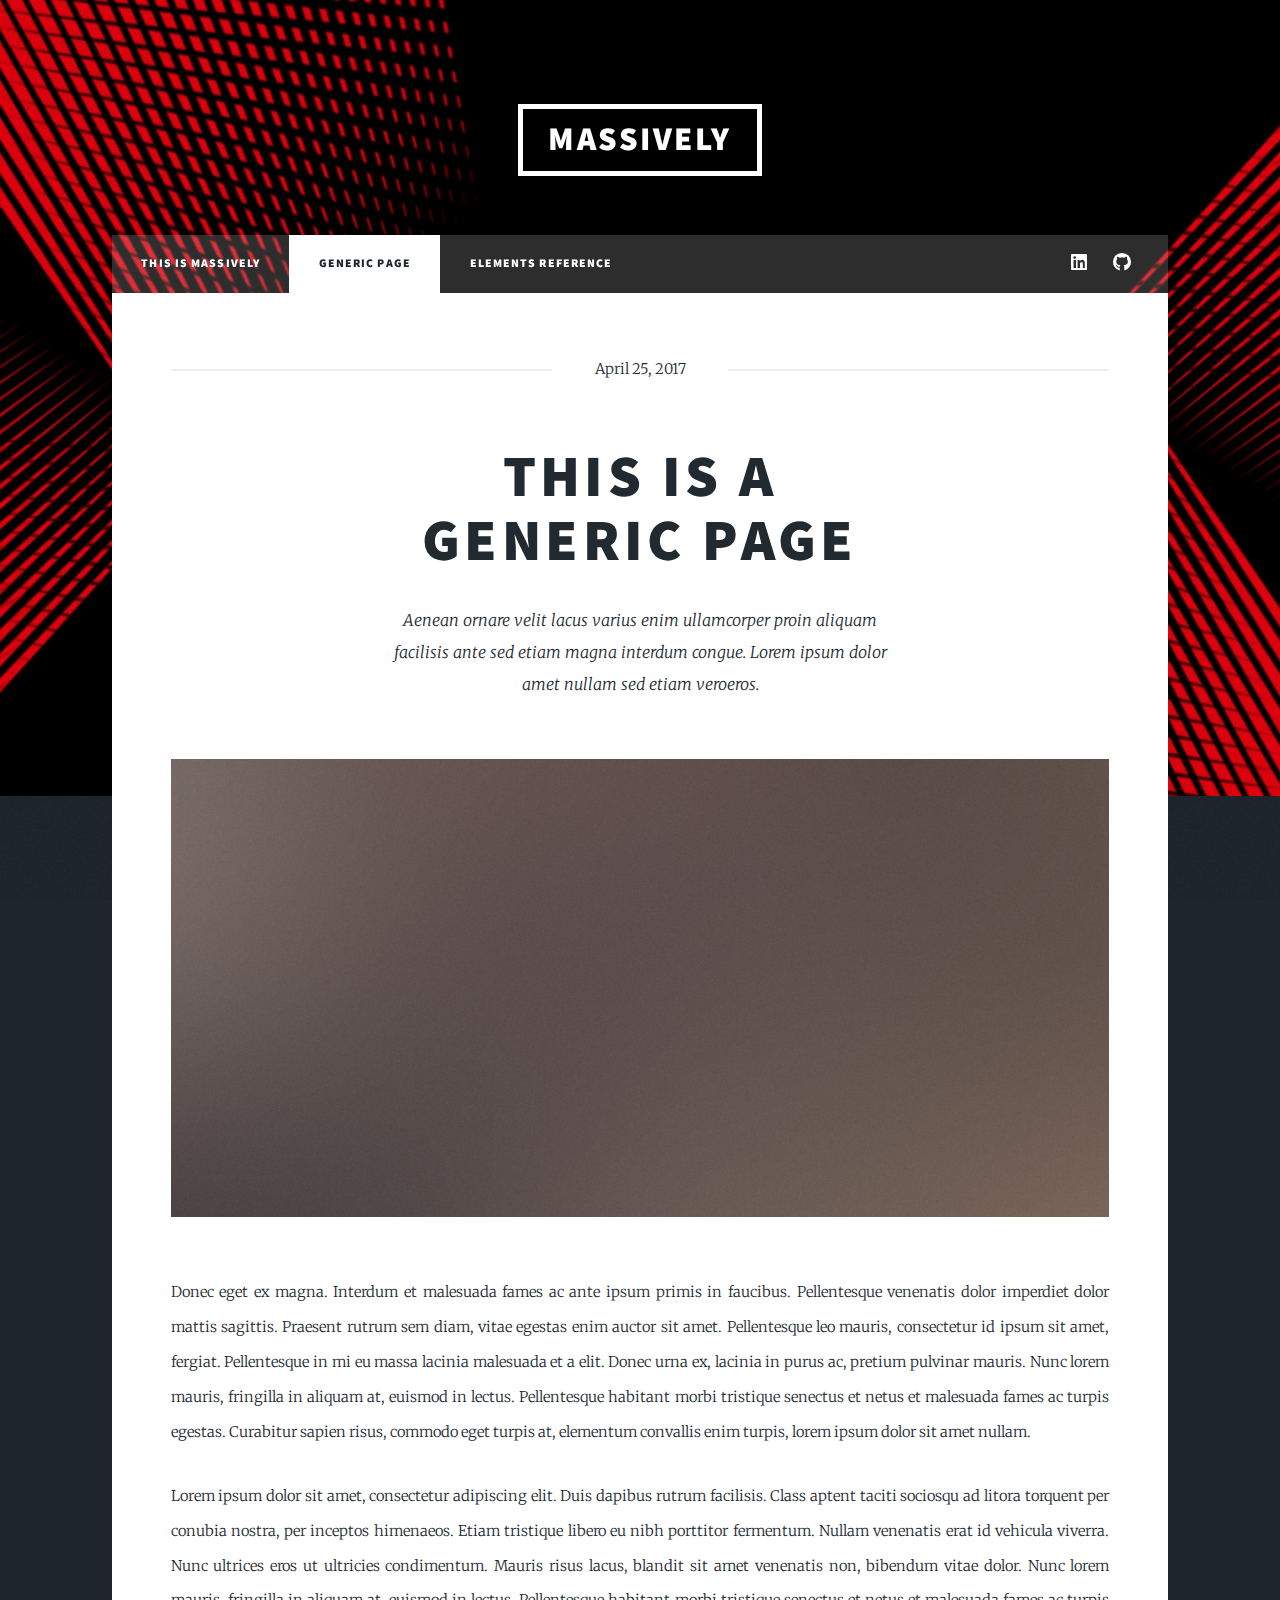
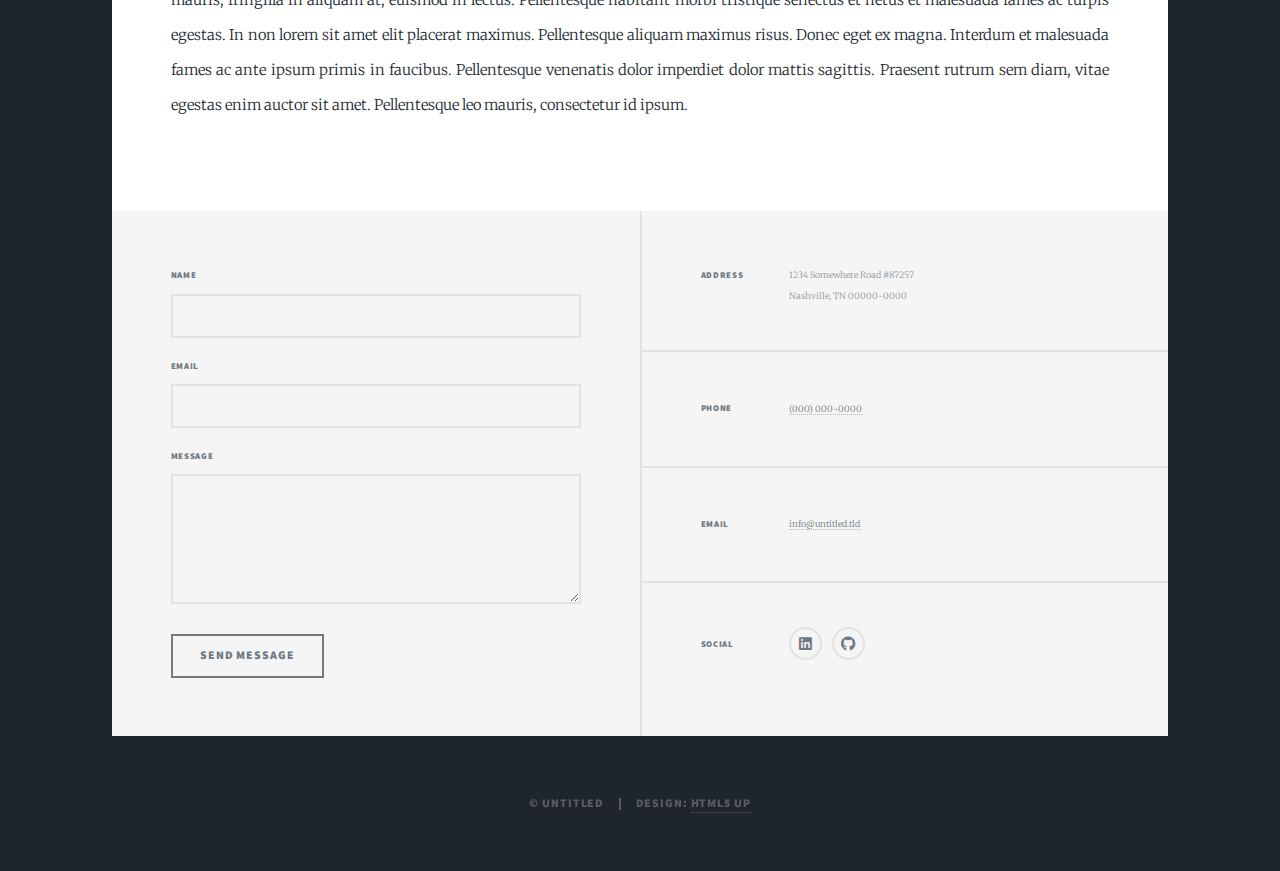
<file: generic.html>
<!DOCTYPE HTML>
<!--
	Massively by HTML5 UP
	html5up.net | @ajlkn
	Free for personal and commercial use under the CCA 3.0 license (html5up.net/license)
-->
<html>
	<head>
		<title>Generic Page - Massively by HTML5 UP</title>
		<meta charset="utf-8" />
		<meta name="viewport" content="width=device-width, initial-scale=1, user-scalable=no" />
		<link rel="stylesheet" href="assets/css/main.css" />
		<noscript><link rel="stylesheet" href="assets/css/noscript.css" /></noscript>
	</head>
	<body class="is-preload">

		<!-- Wrapper -->
			<div id="wrapper">

				<!-- Header -->
					<header id="header">
						<a href="index.html" class="logo">Massively</a>
					</header>

				<!-- Nav -->
					<nav id="nav">
						<ul class="links">
							<li><a href="index.html">This is Massively</a></li>
							<li class="active"><a href="generic.html">Generic Page</a></li>
							<li><a href="elements.html">Elements Reference</a></li>
						</ul>
						<ul class="icons">
							<li><a href="#" class="icon brands fa-linkedin"><span class="label">LinkedIn</span></a></li>
							<li><a href="#" class="icon brands fa-github"><span class="label">GitHub</span></a></li>
						</ul>
					</nav>

				<!-- Main -->
					<div id="main">

						<!-- Post -->
							<section class="post">
								<header class="major">
									<span class="date">April 25, 2017</span>
									<h1>This is a<br />
									Generic Page</h1>
									<p>Aenean ornare velit lacus varius enim ullamcorper proin aliquam<br />
									facilisis ante sed etiam magna interdum congue. Lorem ipsum dolor<br />
									amet nullam sed etiam veroeros.</p>
								</header>
								<div class="image main"><img src="images/pic01.jpg" alt="" /></div>
								<p>Donec eget ex magna. Interdum et malesuada fames ac ante ipsum primis in faucibus. Pellentesque venenatis dolor imperdiet dolor mattis sagittis. Praesent rutrum sem diam, vitae egestas enim auctor sit amet. Pellentesque leo mauris, consectetur id ipsum sit amet, fergiat. Pellentesque in mi eu massa lacinia malesuada et a elit. Donec urna ex, lacinia in purus ac, pretium pulvinar mauris. Nunc lorem mauris, fringilla in aliquam at, euismod in lectus. Pellentesque habitant morbi tristique senectus et netus et malesuada fames ac turpis egestas. Curabitur sapien risus, commodo eget turpis at, elementum convallis enim turpis, lorem ipsum dolor sit amet nullam.</p>
								<p>Lorem ipsum dolor sit amet, consectetur adipiscing elit. Duis dapibus rutrum facilisis. Class aptent taciti sociosqu ad litora torquent per conubia nostra, per inceptos himenaeos. Etiam tristique libero eu nibh porttitor fermentum. Nullam venenatis erat id vehicula viverra. Nunc ultrices eros ut ultricies condimentum. Mauris risus lacus, blandit sit amet venenatis non, bibendum vitae dolor. Nunc lorem mauris, fringilla in aliquam at, euismod in lectus. Pellentesque habitant morbi tristique senectus et netus et malesuada fames ac turpis egestas. In non lorem sit amet elit placerat maximus. Pellentesque aliquam maximus risus. Donec eget ex magna. Interdum et malesuada fames ac ante ipsum primis in faucibus. Pellentesque venenatis dolor imperdiet dolor mattis sagittis. Praesent rutrum sem diam, vitae egestas enim auctor sit amet. Pellentesque leo mauris, consectetur id ipsum.</p>
							</section>

					</div>

				<!-- Footer -->
					<footer id="footer">
						<section>
							<form method="post" action="#">
								<div class="fields">
									<div class="field">
										<label for="name">Name</label>
										<input type="text" name="name" id="name" />
									</div>
									<div class="field">
										<label for="email">Email</label>
										<input type="text" name="email" id="email" />
									</div>
									<div class="field">
										<label for="message">Message</label>
										<textarea name="message" id="message" rows="3"></textarea>
									</div>
								</div>
								<ul class="actions">
									<li><input type="submit" value="Send Message" /></li>
								</ul>
							</form>
						</section>
						<section class="split contact">
							<section class="alt">
								<h3>Address</h3>
								<p>1234 Somewhere Road #87257<br />
								Nashville, TN 00000-0000</p>
							</section>
							<section>
								<h3>Phone</h3>
								<p><a href="#">(000) 000-0000</a></p>
							</section>
							<section>
								<h3>Email</h3>
								<p><a href="#">info@untitled.tld</a></p>
							</section>
							<section>
								<h3>Social</h3>
								<ul class="icons alt">
									<li><a href="#" class="icon brands alt fa-linkedin"><span class="label">LinkedIn</span></a></li>
									<li><a href="#" class="icon brands alt fa-github"><span class="label">GitHub</span></a></li>
								</ul>
							</section>
						</section>
					</footer>

				<!-- Copyright -->
					<div id="copyright">
						<ul><li>&copy; Untitled</li><li>Design: <a href="https://html5up.net">HTML5 UP</a></li></ul>
					</div>

			</div>

		<!-- Scripts -->
			<script src="assets/js/jquery.min.js"></script>
			<script src="assets/js/jquery.scrollex.min.js"></script>
			<script src="assets/js/jquery.scrolly.min.js"></script>
			<script src="assets/js/browser.min.js"></script>
			<script src="assets/js/breakpoints.min.js"></script>
			<script src="assets/js/util.js"></script>
			<script src="assets/js/main.js"></script>

	</body>
</html>
</file>
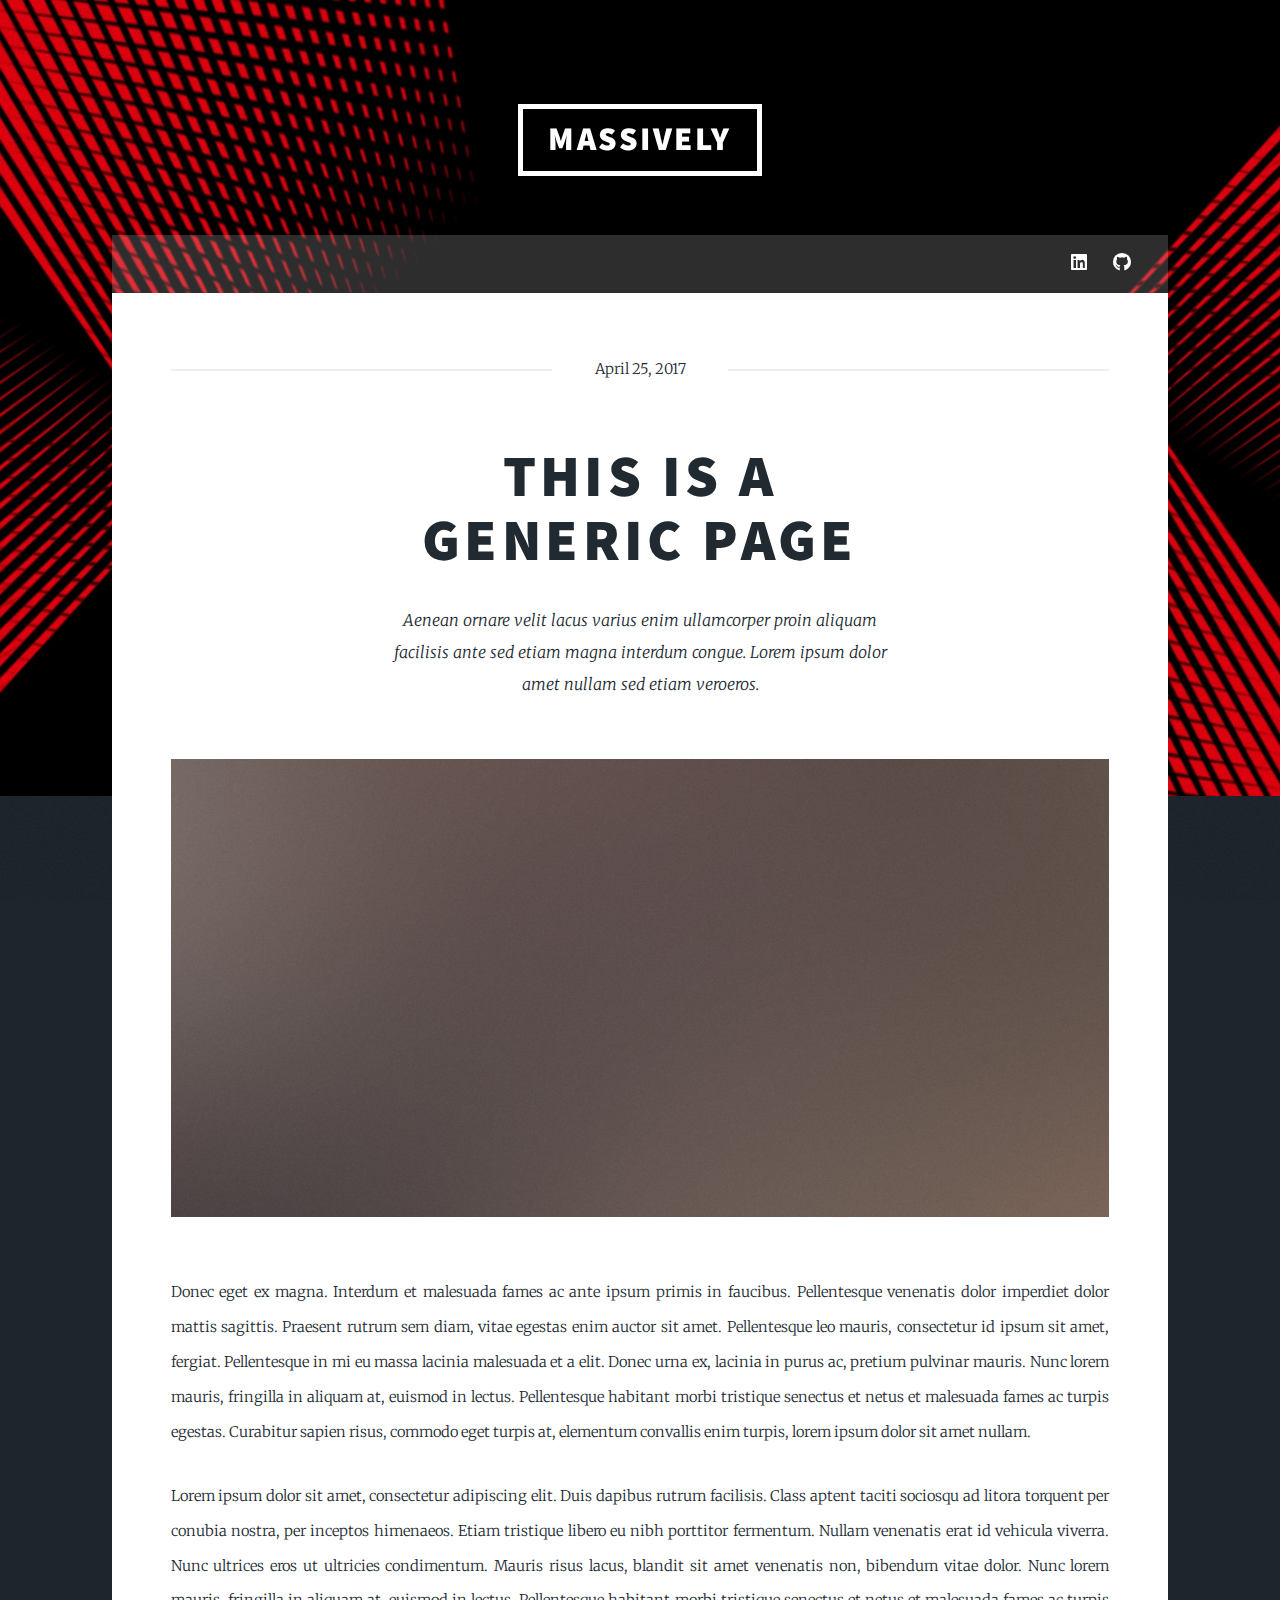
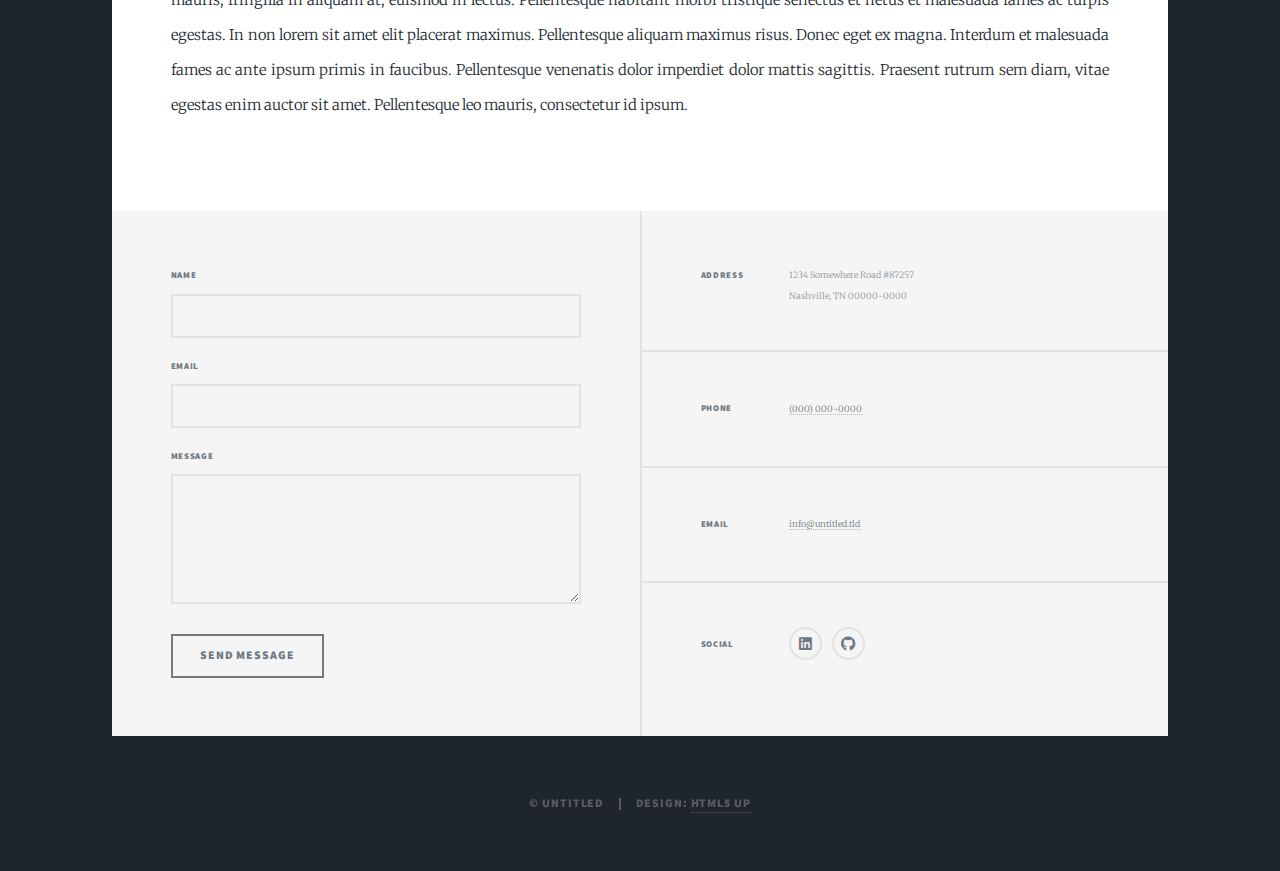
<file: Smoking accuracy prediction.html>
<!DOCTYPE HTML>
<!--
	Massively by HTML5 UP
	html5up.net | @ajlkn
	Free for personal and commercial use under the CCA 3.0 license (html5up.net/license)
-->
<html>
	<head>
		<title>Generic Page - Massively by HTML5 UP</title>
		<meta charset="utf-8" />
		<meta name="viewport" content="width=device-width, initial-scale=1, user-scalable=no" />
		<link rel="stylesheet" href="assets/css/main.css" />
		<noscript><link rel="stylesheet" href="assets/css/noscript.css" /></noscript>
	</head>
	<body class="is-preload">

		<!-- Wrapper -->
			<div id="wrapper">

				<!-- Header -->
					<header id="header">
						<a href="index.html" class="logo">Massively</a>
					</header>

				<!-- Nav -->
					<nav id="nav">
						<ul class="links">
							
						</ul>
						<ul class="icons">
							<li><a href="#" class="icon brands fa-linkedin"><span class="label">LinkedIn</span></a></li>
							<li><a href="#" class="icon brands fa-github"><span class="label">GitHub</span></a></li>
						</ul>
					</nav>

				<!-- Main -->
					<div id="main">

						<!-- Post -->
							<section class="post">
								<header class="major">
									<span class="date">April 25, 2017</span>
									<h1>This is a<br />
									Generic Page</h1>
									<p>Aenean ornare velit lacus varius enim ullamcorper proin aliquam<br />
									facilisis ante sed etiam magna interdum congue. Lorem ipsum dolor<br />
									amet nullam sed etiam veroeros.</p>
								</header>
								<div class="image main"><img src="images/pic01.jpg" alt="" /></div>
								<p>Donec eget ex magna. Interdum et malesuada fames ac ante ipsum primis in faucibus. Pellentesque venenatis dolor imperdiet dolor mattis sagittis. Praesent rutrum sem diam, vitae egestas enim auctor sit amet. Pellentesque leo mauris, consectetur id ipsum sit amet, fergiat. Pellentesque in mi eu massa lacinia malesuada et a elit. Donec urna ex, lacinia in purus ac, pretium pulvinar mauris. Nunc lorem mauris, fringilla in aliquam at, euismod in lectus. Pellentesque habitant morbi tristique senectus et netus et malesuada fames ac turpis egestas. Curabitur sapien risus, commodo eget turpis at, elementum convallis enim turpis, lorem ipsum dolor sit amet nullam.</p>
								<p>Lorem ipsum dolor sit amet, consectetur adipiscing elit. Duis dapibus rutrum facilisis. Class aptent taciti sociosqu ad litora torquent per conubia nostra, per inceptos himenaeos. Etiam tristique libero eu nibh porttitor fermentum. Nullam venenatis erat id vehicula viverra. Nunc ultrices eros ut ultricies condimentum. Mauris risus lacus, blandit sit amet venenatis non, bibendum vitae dolor. Nunc lorem mauris, fringilla in aliquam at, euismod in lectus. Pellentesque habitant morbi tristique senectus et netus et malesuada fames ac turpis egestas. In non lorem sit amet elit placerat maximus. Pellentesque aliquam maximus risus. Donec eget ex magna. Interdum et malesuada fames ac ante ipsum primis in faucibus. Pellentesque venenatis dolor imperdiet dolor mattis sagittis. Praesent rutrum sem diam, vitae egestas enim auctor sit amet. Pellentesque leo mauris, consectetur id ipsum.</p>
							</section>

					</div>

				<!-- Footer -->
					<footer id="footer">
						<section>
							<form method="post" action="#">
								<div class="fields">
									<div class="field">
										<label for="name">Name</label>
										<input type="text" name="name" id="name" />
									</div>
									<div class="field">
										<label for="email">Email</label>
										<input type="text" name="email" id="email" />
									</div>
									<div class="field">
										<label for="message">Message</label>
										<textarea name="message" id="message" rows="3"></textarea>
									</div>
								</div>
								<ul class="actions">
									<li><input type="submit" value="Send Message" /></li>
								</ul>
							</form>
						</section>
						<section class="split contact">
							<section class="alt">
								<h3>Address</h3>
								<p>1234 Somewhere Road #87257<br />
								Nashville, TN 00000-0000</p>
							</section>
							<section>
								<h3>Phone</h3>
								<p><a href="#">(000) 000-0000</a></p>
							</section>
							<section>
								<h3>Email</h3>
								<p><a href="#">info@untitled.tld</a></p>
							</section>
							<section>
								<h3>Social</h3>
								<ul class="icons alt">
									<li><a href="#" class="icon brands alt fa-linkedin"><span class="label">LinkedIn</span></a></li>
									<li><a href="#" class="icon brands alt fa-github"><span class="label">GitHub</span></a></li>
								</ul>
							</section>
						</section>
					</footer>

				<!-- Copyright -->
					<div id="copyright">
						<ul><li>&copy; Untitled</li><li>Design: <a href="https://html5up.net">HTML5 UP</a></li></ul>
					</div>

			</div>

		<!-- Scripts -->
			<script src="assets/js/jquery.min.js"></script>
			<script src="assets/js/jquery.scrollex.min.js"></script>
			<script src="assets/js/jquery.scrolly.min.js"></script>
			<script src="assets/js/browser.min.js"></script>
			<script src="assets/js/breakpoints.min.js"></script>
			<script src="assets/js/util.js"></script>
			<script src="assets/js/main.js"></script>

	</body>
</html>
</file>
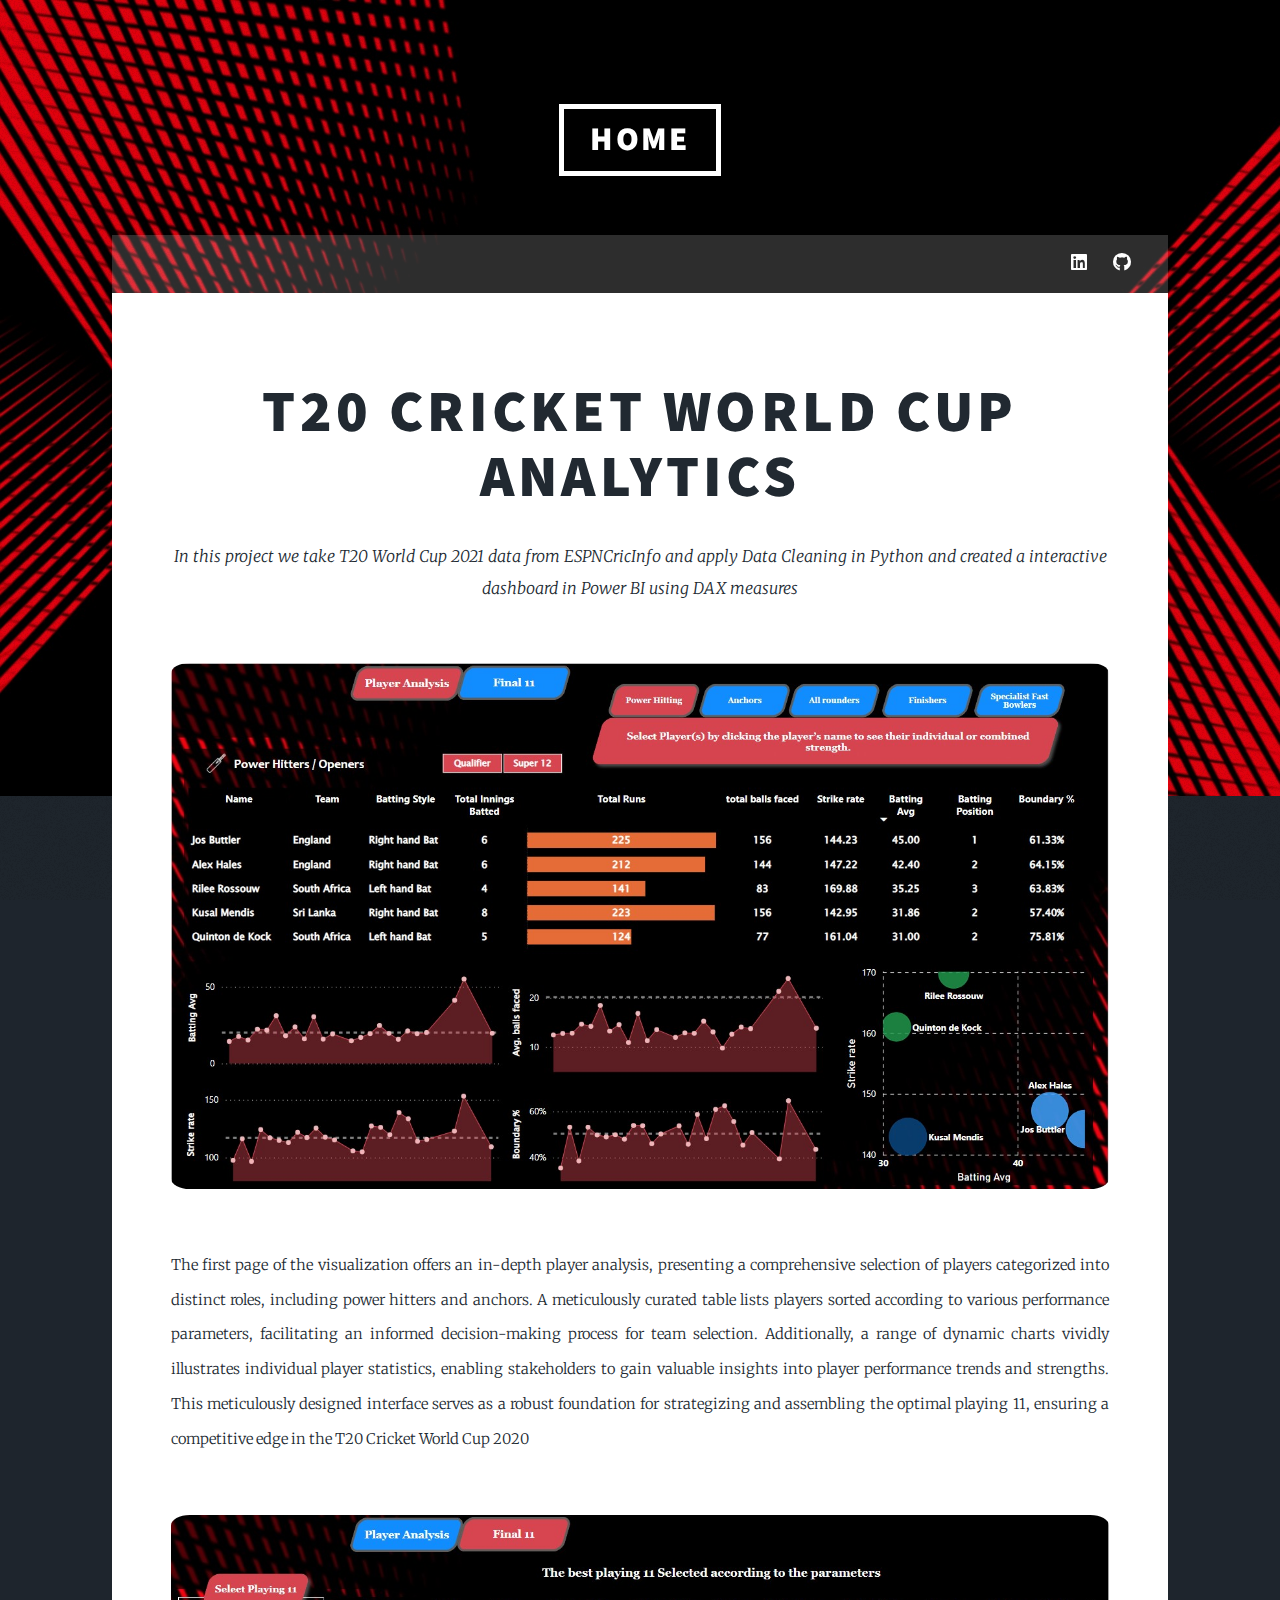
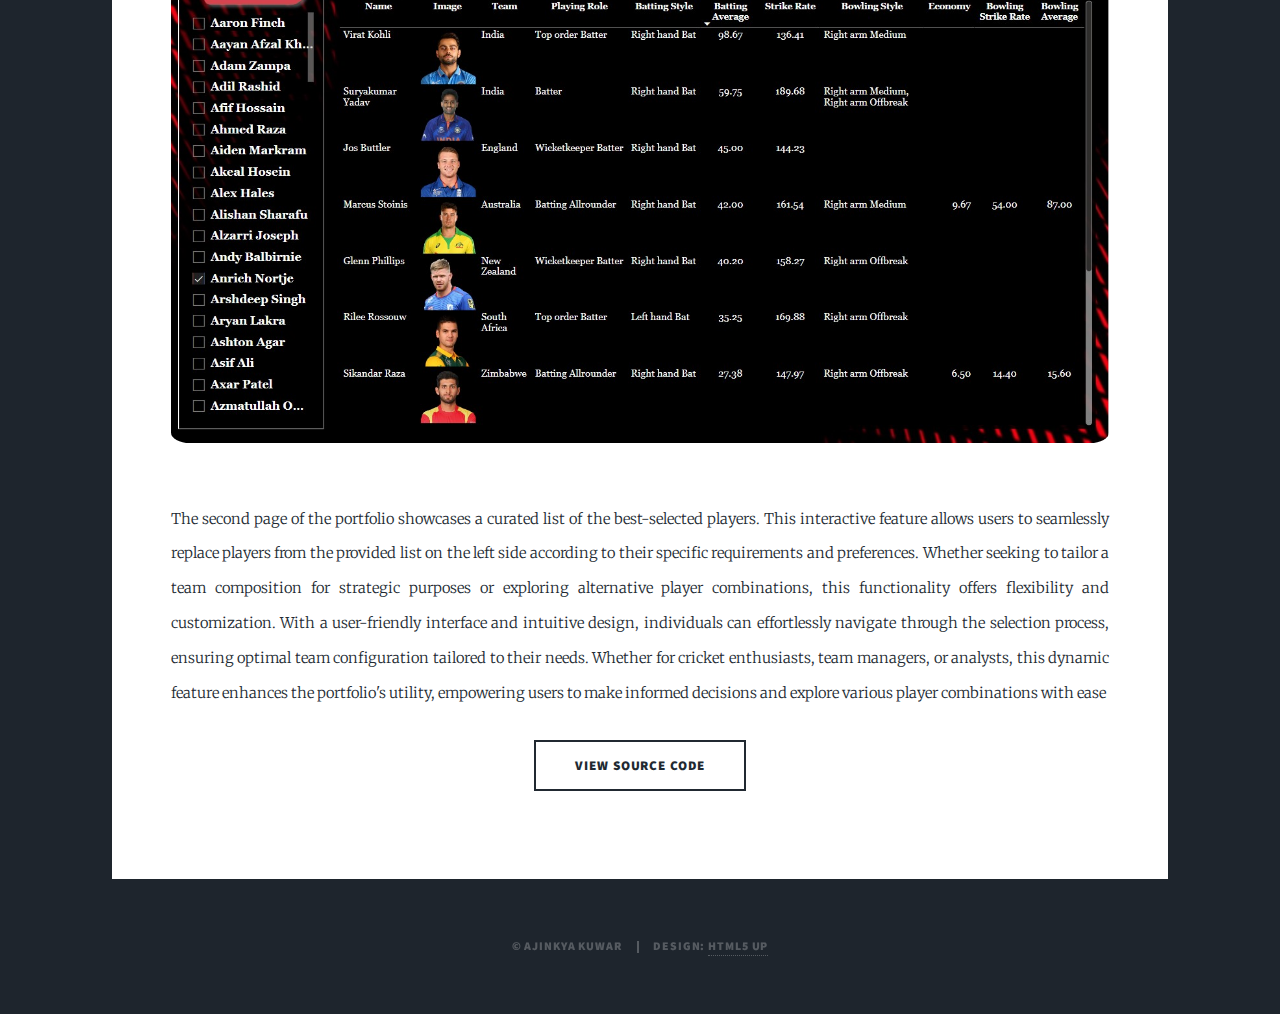
<file: T20 world cup.html>
<!DOCTYPE HTML>
<!--
	Massively by HTML5 UP
	html5up.net | @ajlkn
	Free for personal and commercial use under the CCA 3.0 license (html5up.net/license)
-->
<html>
	<head>
		<meta charset="utf-8" />
		<meta name="viewport" content="width=device-width, initial-scale=1, user-scalable=no" />
		<link rel="stylesheet" href="assets/css/main.css" />
		<noscript><link rel="stylesheet" href="assets/css/noscript.css" /></noscript>
	</head>
	<body class="is-preload">

		<!-- Wrapper -->
			<div id="wrapper">

				<!-- Header -->
					<header id="header">
						<a href="index.html" class="logo">Home</a>
					</header>

				<!-- Nav -->
					<nav id="nav">
						<ul class="links">
							
						</ul>
						<ul class="icons">
							<li><a href="https://www.linkedin.com/in/ajinkyakuwar/" class="icon brands fa-linkedin"><span class="label">LinkedIn</span></a></li>
							<li><a href="#" class="icon brands fa-github"><span class="label">GitHub</span></a></li>
						</ul>
					</nav>

				<!-- Main -->
					<div id="main">

						<!-- Post -->
							<section class="post">
								<header class="major">
									
									<h1>T20 Cricket World Cup Analytics<br />
									</h1>
									<p>In this project we take T20 World Cup 2021 data from ESPNCricInfo and apply Data Cleaning in Python and created a interactive dashboard in Power BI using DAX measures</p>
								</header>
								<div class="image main"><img src="images/t20 world cup analysis.jpg" alt="" style="border-radius: 2%"/></div>
								<p>The first page of the visualization offers an in-depth player analysis, presenting a comprehensive selection of players categorized into distinct roles, including power hitters and anchors. A meticulously curated table lists players sorted according to various performance parameters, facilitating an informed decision-making process for team selection. Additionally, a range of dynamic charts vividly illustrates individual player statistics, enabling stakeholders to gain valuable insights into player performance trends and strengths. This meticulously designed interface serves as a robust foundation for strategizing and assembling the optimal playing 11, ensuring a competitive edge in the T20 Cricket World Cup 2020</p>
								<div class="image main"><img src="images/t20 world cup analysis 2.jpg" alt="" style="border-radius: 2%"/></div>
								<p>
								The second page of the portfolio showcases a curated list of the best-selected players. This interactive feature allows users to seamlessly replace players from the provided list on the left side according to their specific requirements and preferences. Whether seeking to tailor a team composition for strategic purposes or exploring alternative player combinations, this functionality offers flexibility and customization. With a user-friendly interface and intuitive design, individuals can effortlessly navigate through the selection process, ensuring optimal team configuration tailored to their needs. Whether for cricket enthusiasts, team managers, or analysts, this dynamic feature enhances the portfolio's utility, empowering users to make informed decisions and explore various player combinations with ease</p>
								<ul class="actions special">
									<li><a href="https://github.com/ajinkyakuwar/t20_cricket_world_cup" class="button large">View Source Code</a></li>
								</ul>
							</section>

					</div>

				

				<!-- Copyright -->
					<div id="copyright">
						<ul><li>&copy; Ajinkya Kuwar</li><li>Design: <a href="https://html5up.net">HTML5 UP</a></li></ul>
					</div>

			</div>

		<!-- Scripts -->
			<script src="assets/js/jquery.min.js"></script>
			<script src="assets/js/jquery.scrollex.min.js"></script>
			<script src="assets/js/jquery.scrolly.min.js"></script>
			<script src="assets/js/browser.min.js"></script>
			<script src="assets/js/breakpoints.min.js"></script>
			<script src="assets/js/util.js"></script>
			<script src="assets/js/main.js"></script>

	</body>
</html>
</file>
<file: assets/css/main.css>
@import url(fontawesome-all.min.css);
@import url("https://fonts.googleapis.com/css?family=Merriweather:300,700,300italic,700italic|Source+Sans+Pro:900");

/*
	Massively by HTML5 UP
	html5up.net | @ajlkn
	Free for personal and commercial use under the CCA 3.0 license (html5up.net/license)
*/

html, body, div, span, applet, object,
iframe, h1, h2, h3, h4, h5, h6, p, blockquote,
pre, a, abbr, acronym, address, big, cite,
code, del, dfn, em, img, ins, kbd, q, s, samp,
small, strike, strong, sub, sup, tt, var, b,
u, i, center, dl, dt, dd, ol, ul, li, fieldset,
form, label, legend, table, caption, tbody,
tfoot, thead, tr, th, td, article, aside,
canvas, details, embed, figure, figcaption,
footer, header, hgroup, menu, nav, output, ruby,
section, summary, time, mark, audio, video {
	margin: 0;
	padding: 0;
	border: 0;
	font-size: 100%;
	font: inherit;
	vertical-align: baseline;}

article, aside, details, figcaption, figure,
footer, header, hgroup, menu, nav, section {
	display: block;}

body {
	line-height: 1;
}

ol, ul {
	list-style: none;
}

blockquote, q {
	quotes: none;
}

	blockquote:before, blockquote:after, q:before, q:after {
		content: '';
		content: none;
	}

table {
	border-collapse: collapse;
	border-spacing: 0;
}

body {
	-webkit-text-size-adjust: none;
}

mark {
	background-color: transparent;
	color: inherit;
}

input::-moz-focus-inner {
	border: 0;
	padding: 0;
}

input, select, textarea {
	-moz-appearance: none;
	-webkit-appearance: none;
	-ms-appearance: none;
	appearance: none;
}

/* Basic */

	@-ms-viewport {
		width: device-width;
	}

	body {
		-ms-overflow-style: scrollbar;
	}

	@media screen and (max-width: 480px) {

		html, body {
			min-width: 320px;
		}

	}

	html {
		box-sizing: border-box;
	}

	*, *:before, *:after {
		box-sizing: inherit;
	}

	body {
		background-color: #1e252d;
	}

		body.is-preload *, body.is-preload *:before, body.is-preload *:after {
			-moz-animation: none !important;
			-webkit-animation: none !important;
			-ms-animation: none !important;
			animation: none !important;
			-moz-transition: none !important;
			-webkit-transition: none !important;
			-ms-transition: none !important;
			transition: none !important;
		}

/* Type */

	html {
		font-size: 16pt;
	}

		@media screen and (max-width: 1680px) {

			html {
				font-size: 12pt;
			}

		}

		@media screen and (max-width: 1280px) {

			html {
				font-size: 11pt;
			}

		}

		@media screen and (max-width: 360px) {

			html {
				font-size: 10pt;
			}

		}

	body {
		color: #212931;
	}

	body, input, select, textarea {
		font-family: "Merriweather", Georgia, serif;
		font-weight: 300;
		font-size: 1rem;
		line-height: 2.375;
	}

	a {
		-moz-transition: color 0.2s ease-in-out, background-color 0.2s ease-in-out, border-color 0.2s ease-in-out, box-shadow 0.2s ease-in-out;
		-webkit-transition: color 0.2s ease-in-out, background-color 0.2s ease-in-out, border-color 0.2s ease-in-out, box-shadow 0.2s ease-in-out;
		-ms-transition: color 0.2s ease-in-out, background-color 0.2s ease-in-out, border-color 0.2s ease-in-out, box-shadow 0.2s ease-in-out;
		transition: color 0.2s ease-in-out, background-color 0.2s ease-in-out, border-color 0.2s ease-in-out, box-shadow 0.2s ease-in-out;
		border-bottom: dotted 1px;
		text-decoration: none;
	}

		a:hover {
			border-bottom-color: transparent;
		}

	strong, b {
		font-weight: 600;
	}

	em, i {
		font-style: italic;
	}

	p {
		text-align: justify;
		margin: 0 0 2rem 0;
	}

	h1, h2, h3, h4, h5, h6 {
		font-family: "Source Sans Pro", Helvetica, sans-serif;
		font-weight: 900;
		line-height: 1.5;
		letter-spacing: 0.075em;
		text-transform: uppercase;
		margin: 0 0 1rem 0;
	}

		h1 a, h2 a, h3 a, h4 a, h5 a, h6 a {
			border-bottom: 0;
			color: inherit;
			text-decoration: none;
		}

	h1 {
		font-size: 4rem;
		line-height: 1.1;
		margin: 0 0 2rem 0;
	}

	h2 {
		font-size: 1.75rem;
		line-height: 1.3;
		margin: 0 0 1.5rem 0;
	}

	h3 {
		font-size: 1.25rem;
		margin: 0 0 1.5rem 0;
	}

	h4 {
		font-size: 1rem;
	}

	h5 {
		font-size: 0.9rem;
	}

	h6 {
		font-size: 0.8rem;
	}

	sub {
		font-size: 0.8rem;
		position: relative;
		top: 0.5rem;
	}

	sup {
		font-size: 0.8rem;
		position: relative;
		top: -0.5rem;
	}

	blockquote {
		border-left: solid 4px;
		font-style: italic;
		margin: 0 0 2rem 0;
		padding: 0.5rem 0 0.5rem 2rem;
	}

	code {
		border: solid 2px;
		font-family: "Courier New", monospace;
		font-size: 0.9rem;
		margin: 0 0.25rem;
		padding: 0.25rem 0.65rem;
	}

	pre {
		-webkit-overflow-scrolling: touch;
		font-family: "Courier New", monospace;
		font-size: 0.9rem;
		margin: 0 0 2rem 0;
	}

		pre code {
			display: block;
			line-height: 1.75;
			padding: 1rem 1.5rem;
			overflow-x: auto;
		}

	hr {
		border: 0;
		border-bottom: solid 2px;
		margin: 3rem 0;
	}

		hr.major {
			margin: 5rem 0;
		}

	.align-left {
		text-align: left;
	}

	.align-center {
		text-align: center;
	}

	.align-right {
		text-align: right;
	}

	input, select, textarea {
		color: #212931;
	}

	a {
		color: #212931;
		border-bottom-color: rgba(33, 41, 49, 0.5);
	}

		a:hover {
			border-bottom-color: transparent;
			color: #18bfef !important;
		}

	strong, b {
		color: #212931;
	}

	h1, h2, h3, h4, h5, h6 {
		color: #212931;
	}

	blockquote {
		border-left-color: #eeeeee;
	}

	code {
		background: rgba(220, 220, 220, 0.25);
		border-color: #eeeeee;
	}

	hr {
		border-bottom-color: #eeeeee;
	}

/* Row */

	.row {
		display: flex;
		flex-wrap: wrap;
		box-sizing: border-box;
		align-items: stretch;
	}

		.row > * {
			box-sizing: border-box;
		}

		.row.gtr-uniform > * > :last-child {
			margin-bottom: 0;
		}

		.row.aln-left {
			justify-content: flex-start;
		}

		.row.aln-center {
			justify-content: center;
		}

		.row.aln-right {
			justify-content: flex-end;
		}

		.row.aln-top {
			align-items: flex-start;
		}

		.row.aln-middle {
			align-items: center;
		}

		.row.aln-bottom {
			align-items: flex-end;
		}

		.row > .imp {
			order: -1;
		}

		.row > .col-1 {
			width: 8.33333%;
		}

		.row > .off-1 {
			margin-left: 8.33333%;
		}

		.row > .col-2 {
			width: 16.66667%;
		}

		.row > .off-2 {
			margin-left: 16.66667%;
		}

		.row > .col-3 {
			width: 25%;
		}

		.row > .off-3 {
			margin-left: 25%;
		}

		.row > .col-4 {
			width: 33.33333%;
		}

		.row > .off-4 {
			margin-left: 33.33333%;
		}

		.row > .col-5 {
			width: 41.66667%;
		}

		.row > .off-5 {
			margin-left: 41.66667%;
		}

		.row > .col-6 {
			width: 50%;
		}

		.row > .off-6 {
			margin-left: 50%;
		}

		.row > .col-7 {
			width: 58.33333%;
		}

		.row > .off-7 {
			margin-left: 58.33333%;
		}

		.row > .col-8 {
			width: 66.66667%;
		}

		.row > .off-8 {
			margin-left: 66.66667%;
		}

		.row > .col-9 {
			width: 75%;
		}

		.row > .off-9 {
			margin-left: 75%;
		}

		.row > .col-10 {
			width: 83.33333%;
		}

		.row > .off-10 {
			margin-left: 83.33333%;
		}

		.row > .col-11 {
			width: 91.66667%;
		}

		.row > .off-11 {
			margin-left: 91.66667%;
		}

		.row > .col-12 {
			width: 100%;
		}

		.row > .off-12 {
			margin-left: 100%;
		}

		.row.gtr-0 {
			margin-top: 0;
			margin-left: 0rem;
		}

			.row.gtr-0 > * {
				padding: 0 0 0 0rem;
			}

			.row.gtr-0.gtr-uniform {
				margin-top: 0rem;
			}

				.row.gtr-0.gtr-uniform > * {
					padding-top: 0rem;
				}

		.row.gtr-25 {
			margin-top: 0;
			margin-left: -0.375rem;
		}

			.row.gtr-25 > * {
				padding: 0 0 0 0.375rem;
			}

			.row.gtr-25.gtr-uniform {
				margin-top: -0.375rem;
			}

				.row.gtr-25.gtr-uniform > * {
					padding-top: 0.375rem;
				}

		.row.gtr-50 {
			margin-top: 0;
			margin-left: -0.75rem;
		}

			.row.gtr-50 > * {
				padding: 0 0 0 0.75rem;
			}

			.row.gtr-50.gtr-uniform {
				margin-top: -0.75rem;
			}

				.row.gtr-50.gtr-uniform > * {
					padding-top: 0.75rem;
				}

		.row {
			margin-top: 0;
			margin-left: -1.5rem;
		}

			.row > * {
				padding: 0 0 0 1.5rem;
			}

			.row.gtr-uniform {
				margin-top: -1.5rem;
			}

				.row.gtr-uniform > * {
					padding-top: 1.5rem;
				}

		.row.gtr-150 {
			margin-top: 0;
			margin-left: -2.25rem;
		}

			.row.gtr-150 > * {
				padding: 0 0 0 2.25rem;
			}

			.row.gtr-150.gtr-uniform {
				margin-top: -2.25rem;
			}

				.row.gtr-150.gtr-uniform > * {
					padding-top: 2.25rem;
				}

		.row.gtr-200 {
			margin-top: 0;
			margin-left: -3rem;
		}

			.row.gtr-200 > * {
				padding: 0 0 0 3rem;
			}

			.row.gtr-200.gtr-uniform {
				margin-top: -3rem;
			}

				.row.gtr-200.gtr-uniform > * {
					padding-top: 3rem;
				}

		@media screen and (max-width: 1680px) {

			.row {
				display: flex;
				flex-wrap: wrap;
				box-sizing: border-box;
				align-items: stretch;
			}

				.row > * {
					box-sizing: border-box;
				}

				.row.gtr-uniform > * > :last-child {
					margin-bottom: 0;
				}

				.row.aln-left {
					justify-content: flex-start;
				}

				.row.aln-center {
					justify-content: center;
				}

				.row.aln-right {
					justify-content: flex-end;
				}

				.row.aln-top {
					align-items: flex-start;
				}

				.row.aln-middle {
					align-items: center;
				}

				.row.aln-bottom {
					align-items: flex-end;
				}

				.row > .imp-xlarge {
					order: -1;
				}

				.row > .col-1-xlarge {
					width: 8.33333%;
				}

				.row > .off-1-xlarge {
					margin-left: 8.33333%;
				}

				.row > .col-2-xlarge {
					width: 16.66667%;
				}

				.row > .off-2-xlarge {
					margin-left: 16.66667%;
				}

				.row > .col-3-xlarge {
					width: 25%;
				}

				.row > .off-3-xlarge {
					margin-left: 25%;
				}

				.row > .col-4-xlarge {
					width: 33.33333%;
				}

				.row > .off-4-xlarge {
					margin-left: 33.33333%;
				}

				.row > .col-5-xlarge {
					width: 41.66667%;
				}

				.row > .off-5-xlarge {
					margin-left: 41.66667%;
				}

				.row > .col-6-xlarge {
					width: 50%;
				}

				.row > .off-6-xlarge {
					margin-left: 50%;
				}

				.row > .col-7-xlarge {
					width: 58.33333%;
				}

				.row > .off-7-xlarge {
					margin-left: 58.33333%;
				}

				.row > .col-8-xlarge {
					width: 66.66667%;
				}

				.row > .off-8-xlarge {
					margin-left: 66.66667%;
				}

				.row > .col-9-xlarge {
					width: 75%;
				}

				.row > .off-9-xlarge {
					margin-left: 75%;
				}

				.row > .col-10-xlarge {
					width: 83.33333%;
				}

				.row > .off-10-xlarge {
					margin-left: 83.33333%;
				}

				.row > .col-11-xlarge {
					width: 91.66667%;
				}

				.row > .off-11-xlarge {
					margin-left: 91.66667%;
				}

				.row > .col-12-xlarge {
					width: 100%;
				}

				.row > .off-12-xlarge {
					margin-left: 100%;
				}

				.row.gtr-0 {
					margin-top: 0;
					margin-left: 0rem;
				}

					.row.gtr-0 > * {
						padding: 0 0 0 0rem;
					}

					.row.gtr-0.gtr-uniform {
						margin-top: 0rem;
					}

						.row.gtr-0.gtr-uniform > * {
							padding-top: 0rem;
						}

				.row.gtr-25 {
					margin-top: 0;
					margin-left: -0.375rem;
				}

					.row.gtr-25 > * {
						padding: 0 0 0 0.375rem;
					}

					.row.gtr-25.gtr-uniform {
						margin-top: -0.375rem;
					}

						.row.gtr-25.gtr-uniform > * {
							padding-top: 0.375rem;
						}

				.row.gtr-50 {
					margin-top: 0;
					margin-left: -0.75rem;
				}

					.row.gtr-50 > * {
						padding: 0 0 0 0.75rem;
					}

					.row.gtr-50.gtr-uniform {
						margin-top: -0.75rem;
					}

						.row.gtr-50.gtr-uniform > * {
							padding-top: 0.75rem;
						}

				.row {
					margin-top: 0;
					margin-left: -1.5rem;
				}

					.row > * {
						padding: 0 0 0 1.5rem;
					}

					.row.gtr-uniform {
						margin-top: -1.5rem;
					}

						.row.gtr-uniform > * {
							padding-top: 1.5rem;
						}

				.row.gtr-150 {
					margin-top: 0;
					margin-left: -2.25rem;
				}

					.row.gtr-150 > * {
						padding: 0 0 0 2.25rem;
					}

					.row.gtr-150.gtr-uniform {
						margin-top: -2.25rem;
					}

						.row.gtr-150.gtr-uniform > * {
							padding-top: 2.25rem;
						}

				.row.gtr-200 {
					margin-top: 0;
					margin-left: -3rem;
				}

					.row.gtr-200 > * {
						padding: 0 0 0 3rem;
					}

					.row.gtr-200.gtr-uniform {
						margin-top: -3rem;
					}

						.row.gtr-200.gtr-uniform > * {
							padding-top: 3rem;
						}

		}

		@media screen and (max-width: 1280px) {

			.row {
				display: flex;
				flex-wrap: wrap;
				box-sizing: border-box;
				align-items: stretch;
			}

				.row > * {
					box-sizing: border-box;
				}

				.row.gtr-uniform > * > :last-child {
					margin-bottom: 0;
				}

				.row.aln-left {
					justify-content: flex-start;
				}

				.row.aln-center {
					justify-content: center;
				}

				.row.aln-right {
					justify-content: flex-end;
				}

				.row.aln-top {
					align-items: flex-start;
				}

				.row.aln-middle {
					align-items: center;
				}

				.row.aln-bottom {
					align-items: flex-end;
				}

				.row > .imp-large {
					order: -1;
				}

				.row > .col-1-large {
					width: 8.33333%;
				}

				.row > .off-1-large {
					margin-left: 8.33333%;
				}

				.row > .col-2-large {
					width: 16.66667%;
				}

				.row > .off-2-large {
					margin-left: 16.66667%;
				}

				.row > .col-3-large {
					width: 25%;
				}

				.row > .off-3-large {
					margin-left: 25%;
				}

				.row > .col-4-large {
					width: 33.33333%;
				}

				.row > .off-4-large {
					margin-left: 33.33333%;
				}

				.row > .col-5-large {
					width: 41.66667%;
				}

				.row > .off-5-large {
					margin-left: 41.66667%;
				}

				.row > .col-6-large {
					width: 50%;
				}

				.row > .off-6-large {
					margin-left: 50%;
				}

				.row > .col-7-large {
					width: 58.33333%;
				}

				.row > .off-7-large {
					margin-left: 58.33333%;
				}

				.row > .col-8-large {
					width: 66.66667%;
				}

				.row > .off-8-large {
					margin-left: 66.66667%;
				}

				.row > .col-9-large {
					width: 75%;
				}

				.row > .off-9-large {
					margin-left: 75%;
				}

				.row > .col-10-large {
					width: 83.33333%;
				}

				.row > .off-10-large {
					margin-left: 83.33333%;
				}

				.row > .col-11-large {
					width: 91.66667%;
				}

				.row > .off-11-large {
					margin-left: 91.66667%;
				}

				.row > .col-12-large {
					width: 100%;
				}

				.row > .off-12-large {
					margin-left: 100%;
				}

				.row.gtr-0 {
					margin-top: 0;
					margin-left: 0rem;
				}

					.row.gtr-0 > * {
						padding: 0 0 0 0rem;
					}

					.row.gtr-0.gtr-uniform {
						margin-top: 0rem;
					}

						.row.gtr-0.gtr-uniform > * {
							padding-top: 0rem;
						}

				.row.gtr-25 {
					margin-top: 0;
					margin-left: -0.375rem;
				}

					.row.gtr-25 > * {
						padding: 0 0 0 0.375rem;
					}

					.row.gtr-25.gtr-uniform {
						margin-top: -0.375rem;
					}

						.row.gtr-25.gtr-uniform > * {
							padding-top: 0.375rem;
						}

				.row.gtr-50 {
					margin-top: 0;
					margin-left: -0.75rem;
				}

					.row.gtr-50 > * {
						padding: 0 0 0 0.75rem;
					}

					.row.gtr-50.gtr-uniform {
						margin-top: -0.75rem;
					}

						.row.gtr-50.gtr-uniform > * {
							padding-top: 0.75rem;
						}

				.row {
					margin-top: 0;
					margin-left: -1.5rem;
				}

					.row > * {
						padding: 0 0 0 1.5rem;
					}

					.row.gtr-uniform {
						margin-top: -1.5rem;
					}

						.row.gtr-uniform > * {
							padding-top: 1.5rem;
						}

				.row.gtr-150 {
					margin-top: 0;
					margin-left: -2.25rem;
				}

					.row.gtr-150 > * {
						padding: 0 0 0 2.25rem;
					}

					.row.gtr-150.gtr-uniform {
						margin-top: -2.25rem;
					}

						.row.gtr-150.gtr-uniform > * {
							padding-top: 2.25rem;
						}

				.row.gtr-200 {
					margin-top: 0;
					margin-left: -3rem;
				}

					.row.gtr-200 > * {
						padding: 0 0 0 3rem;
					}

					.row.gtr-200.gtr-uniform {
						margin-top: -3rem;
					}

						.row.gtr-200.gtr-uniform > * {
							padding-top: 3rem;
						}

		}

		@media screen and (max-width: 980px) {

			.row {
				display: flex;
				flex-wrap: wrap;
				box-sizing: border-box;
				align-items: stretch;
			}

				.row > * {
					box-sizing: border-box;
				}

				.row.gtr-uniform > * > :last-child {
					margin-bottom: 0;
				}

				.row.aln-left {
					justify-content: flex-start;
				}

				.row.aln-center {
					justify-content: center;
				}

				.row.aln-right {
					justify-content: flex-end;
				}

				.row.aln-top {
					align-items: flex-start;
				}

				.row.aln-middle {
					align-items: center;
				}

				.row.aln-bottom {
					align-items: flex-end;
				}

				.row > .imp-medium {
					order: -1;
				}

				.row > .col-1-medium {
					width: 8.33333%;
				}

				.row > .off-1-medium {
					margin-left: 8.33333%;
				}

				.row > .col-2-medium {
					width: 16.66667%;
				}

				.row > .off-2-medium {
					margin-left: 16.66667%;
				}

				.row > .col-3-medium {
					width: 25%;
				}

				.row > .off-3-medium {
					margin-left: 25%;
				}

				.row > .col-4-medium {
					width: 33.33333%;
				}

				.row > .off-4-medium {
					margin-left: 33.33333%;
				}

				.row > .col-5-medium {
					width: 41.66667%;
				}

				.row > .off-5-medium {
					margin-left: 41.66667%;
				}

				.row > .col-6-medium {
					width: 50%;
				}

				.row > .off-6-medium {
					margin-left: 50%;
				}

				.row > .col-7-medium {
					width: 58.33333%;
				}

				.row > .off-7-medium {
					margin-left: 58.33333%;
				}

				.row > .col-8-medium {
					width: 66.66667%;
				}

				.row > .off-8-medium {
					margin-left: 66.66667%;
				}

				.row > .col-9-medium {
					width: 75%;
				}

				.row > .off-9-medium {
					margin-left: 75%;
				}

				.row > .col-10-medium {
					width: 83.33333%;
				}

				.row > .off-10-medium {
					margin-left: 83.33333%;
				}

				.row > .col-11-medium {
					width: 91.66667%;
				}

				.row > .off-11-medium {
					margin-left: 91.66667%;
				}

				.row > .col-12-medium {
					width: 100%;
				}

				.row > .off-12-medium {
					margin-left: 100%;
				}

				.row.gtr-0 {
					margin-top: 0;
					margin-left: 0rem;
				}

					.row.gtr-0 > * {
						padding: 0 0 0 0rem;
					}

					.row.gtr-0.gtr-uniform {
						margin-top: 0rem;
					}

						.row.gtr-0.gtr-uniform > * {
							padding-top: 0rem;
						}

				.row.gtr-25 {
					margin-top: 0;
					margin-left: -0.375rem;
				}

					.row.gtr-25 > * {
						padding: 0 0 0 0.375rem;
					}

					.row.gtr-25.gtr-uniform {
						margin-top: -0.375rem;
					}

						.row.gtr-25.gtr-uniform > * {
							padding-top: 0.375rem;
						}

				.row.gtr-50 {
					margin-top: 0;
					margin-left: -0.75rem;
				}

					.row.gtr-50 > * {
						padding: 0 0 0 0.75rem;
					}

					.row.gtr-50.gtr-uniform {
						margin-top: -0.75rem;
					}

						.row.gtr-50.gtr-uniform > * {
							padding-top: 0.75rem;
						}

				.row {
					margin-top: 0;
					margin-left: -1.5rem;
				}

					.row > * {
						padding: 0 0 0 1.5rem;
					}

					.row.gtr-uniform {
						margin-top: -1.5rem;
					}

						.row.gtr-uniform > * {
							padding-top: 1.5rem;
						}

				.row.gtr-150 {
					margin-top: 0;
					margin-left: -2.25rem;
				}

					.row.gtr-150 > * {
						padding: 0 0 0 2.25rem;
					}

					.row.gtr-150.gtr-uniform {
						margin-top: -2.25rem;
					}

						.row.gtr-150.gtr-uniform > * {
							padding-top: 2.25rem;
						}

				.row.gtr-200 {
					margin-top: 0;
					margin-left: -3rem;
				}

					.row.gtr-200 > * {
						padding: 0 0 0 3rem;
					}

					.row.gtr-200.gtr-uniform {
						margin-top: -3rem;
					}

						.row.gtr-200.gtr-uniform > * {
							padding-top: 3rem;
						}

		}

		@media screen and (max-width: 736px) {

			.row {
				display: flex;
				flex-wrap: wrap;
				box-sizing: border-box;
				align-items: stretch;
			}

				.row > * {
					box-sizing: border-box;
				}

				.row.gtr-uniform > * > :last-child {
					margin-bottom: 0;
				}

				.row.aln-left {
					justify-content: flex-start;
				}

				.row.aln-center {
					justify-content: center;
				}

				.row.aln-right {
					justify-content: flex-end;
				}

				.row.aln-top {
					align-items: flex-start;
				}

				.row.aln-middle {
					align-items: center;
				}

				.row.aln-bottom {
					align-items: flex-end;
				}

				.row > .imp-small {
					order: -1;
				}

				.row > .col-1-small {
					width: 8.33333%;
				}

				.row > .off-1-small {
					margin-left: 8.33333%;
				}

				.row > .col-2-small {
					width: 16.66667%;
				}

				.row > .off-2-small {
					margin-left: 16.66667%;
				}

				.row > .col-3-small {
					width: 25%;
				}

				.row > .off-3-small {
					margin-left: 25%;
				}

				.row > .col-4-small {
					width: 33.33333%;
				}

				.row > .off-4-small {
					margin-left: 33.33333%;
				}

				.row > .col-5-small {
					width: 41.66667%;
				}

				.row > .off-5-small {
					margin-left: 41.66667%;
				}

				.row > .col-6-small {
					width: 50%;
				}

				.row > .off-6-small {
					margin-left: 50%;
				}

				.row > .col-7-small {
					width: 58.33333%;
				}

				.row > .off-7-small {
					margin-left: 58.33333%;
				}

				.row > .col-8-small {
					width: 66.66667%;
				}

				.row > .off-8-small {
					margin-left: 66.66667%;
				}

				.row > .col-9-small {
					width: 75%;
				}

				.row > .off-9-small {
					margin-left: 75%;
				}

				.row > .col-10-small {
					width: 83.33333%;
				}

				.row > .off-10-small {
					margin-left: 83.33333%;
				}

				.row > .col-11-small {
					width: 91.66667%;
				}

				.row > .off-11-small {
					margin-left: 91.66667%;
				}

				.row > .col-12-small {
					width: 100%;
				}

				.row > .off-12-small {
					margin-left: 100%;
				}

				.row.gtr-0 {
					margin-top: 0;
					margin-left: 0rem;
				}

					.row.gtr-0 > * {
						padding: 0 0 0 0rem;
					}

					.row.gtr-0.gtr-uniform {
						margin-top: 0rem;
					}

						.row.gtr-0.gtr-uniform > * {
							padding-top: 0rem;
						}

				.row.gtr-25 {
					margin-top: 0;
					margin-left: -0.375rem;
				}

					.row.gtr-25 > * {
						padding: 0 0 0 0.375rem;
					}

					.row.gtr-25.gtr-uniform {
						margin-top: -0.375rem;
					}

						.row.gtr-25.gtr-uniform > * {
							padding-top: 0.375rem;
						}

				.row.gtr-50 {
					margin-top: 0;
					margin-left: -0.75rem;
				}

					.row.gtr-50 > * {
						padding: 0 0 0 0.75rem;
					}

					.row.gtr-50.gtr-uniform {
						margin-top: -0.75rem;
					}

						.row.gtr-50.gtr-uniform > * {
							padding-top: 0.75rem;
						}

				.row {
					margin-top: 0;
					margin-left: -1.5rem;
				}

					.row > * {
						padding: 0 0 0 1.5rem;
					}

					.row.gtr-uniform {
						margin-top: -1.5rem;
					}

						.row.gtr-uniform > * {
							padding-top: 1.5rem;
						}

				.row.gtr-150 {
					margin-top: 0;
					margin-left: -2.25rem;
				}

					.row.gtr-150 > * {
						padding: 0 0 0 2.25rem;
					}

					.row.gtr-150.gtr-uniform {
						margin-top: -2.25rem;
					}

						.row.gtr-150.gtr-uniform > * {
							padding-top: 2.25rem;
						}

				.row.gtr-200 {
					margin-top: 0;
					margin-left: -3rem;
				}

					.row.gtr-200 > * {
						padding: 0 0 0 3rem;
					}

					.row.gtr-200.gtr-uniform {
						margin-top: -3rem;
					}

						.row.gtr-200.gtr-uniform > * {
							padding-top: 3rem;
						}

		}

		@media screen and (max-width: 480px) {

			.row {
				display: flex;
				flex-wrap: wrap;
				box-sizing: border-box;
				align-items: stretch;
			}

				.row > * {
					box-sizing: border-box;
				}

				.row.gtr-uniform > * > :last-child {
					margin-bottom: 0;
				}

				.row.aln-left {
					justify-content: flex-start;
				}

				.row.aln-center {
					justify-content: center;
				}

				.row.aln-right {
					justify-content: flex-end;
				}

				.row.aln-top {
					align-items: flex-start;
				}

				.row.aln-middle {
					align-items: center;
				}

				.row.aln-bottom {
					align-items: flex-end;
				}

				.row > .imp-xsmall {
					order: -1;
				}

				.row > .col-1-xsmall {
					width: 8.33333%;
				}

				.row > .off-1-xsmall {
					margin-left: 8.33333%;
				}

				.row > .col-2-xsmall {
					width: 16.66667%;
				}

				.row > .off-2-xsmall {
					margin-left: 16.66667%;
				}

				.row > .col-3-xsmall {
					width: 25%;
				}

				.row > .off-3-xsmall {
					margin-left: 25%;
				}

				.row > .col-4-xsmall {
					width: 33.33333%;
				}

				.row > .off-4-xsmall {
					margin-left: 33.33333%;
				}

				.row > .col-5-xsmall {
					width: 41.66667%;
				}

				.row > .off-5-xsmall {
					margin-left: 41.66667%;
				}

				.row > .col-6-xsmall {
					width: 50%;
				}

				.row > .off-6-xsmall {
					margin-left: 50%;
				}

				.row > .col-7-xsmall {
					width: 58.33333%;
				}

				.row > .off-7-xsmall {
					margin-left: 58.33333%;
				}

				.row > .col-8-xsmall {
					width: 66.66667%;
				}

				.row > .off-8-xsmall {
					margin-left: 66.66667%;
				}

				.row > .col-9-xsmall {
					width: 75%;
				}

				.row > .off-9-xsmall {
					margin-left: 75%;
				}

				.row > .col-10-xsmall {
					width: 83.33333%;
				}

				.row > .off-10-xsmall {
					margin-left: 83.33333%;
				}

				.row > .col-11-xsmall {
					width: 91.66667%;
				}

				.row > .off-11-xsmall {
					margin-left: 91.66667%;
				}

				.row > .col-12-xsmall {
					width: 100%;
				}

				.row > .off-12-xsmall {
					margin-left: 100%;
				}

				.row.gtr-0 {
					margin-top: 0;
					margin-left: 0rem;
				}

					.row.gtr-0 > * {
						padding: 0 0 0 0rem;
					}

					.row.gtr-0.gtr-uniform {
						margin-top: 0rem;
					}

						.row.gtr-0.gtr-uniform > * {
							padding-top: 0rem;
						}

				.row.gtr-25 {
					margin-top: 0;
					margin-left: -0.375rem;
				}

					.row.gtr-25 > * {
						padding: 0 0 0 0.375rem;
					}

					.row.gtr-25.gtr-uniform {
						margin-top: -0.375rem;
					}

						.row.gtr-25.gtr-uniform > * {
							padding-top: 0.375rem;
						}

				.row.gtr-50 {
					margin-top: 0;
					margin-left: -0.75rem;
				}

					.row.gtr-50 > * {
						padding: 0 0 0 0.75rem;
					}

					.row.gtr-50.gtr-uniform {
						margin-top: -0.75rem;
					}

						.row.gtr-50.gtr-uniform > * {
							padding-top: 0.75rem;
						}

				.row {
					margin-top: 0;
					margin-left: -1.5rem;
				}

					.row > * {
						padding: 0 0 0 1.5rem;
					}

					.row.gtr-uniform {
						margin-top: -1.5rem;
					}

						.row.gtr-uniform > * {
							padding-top: 1.5rem;
						}

				.row.gtr-150 {
					margin-top: 0;
					margin-left: -2.25rem;
				}

					.row.gtr-150 > * {
						padding: 0 0 0 2.25rem;
					}

					.row.gtr-150.gtr-uniform {
						margin-top: -2.25rem;
					}

						.row.gtr-150.gtr-uniform > * {
							padding-top: 2.25rem;
						}

				.row.gtr-200 {
					margin-top: 0;
					margin-left: -3rem;
				}

					.row.gtr-200 > * {
						padding: 0 0 0 3rem;
					}

					.row.gtr-200.gtr-uniform {
						margin-top: -3rem;
					}

						.row.gtr-200.gtr-uniform > * {
							padding-top: 3rem;
						}

		}

		@media screen and (max-width: 360px) {

			.row {
				display: flex;
				flex-wrap: wrap;
				box-sizing: border-box;
				align-items: stretch;
			}

				.row > * {
					box-sizing: border-box;
				}

				.row.gtr-uniform > * > :last-child {
					margin-bottom: 0;
				}

				.row.aln-left {
					justify-content: flex-start;
				}

				.row.aln-center {
					justify-content: center;
				}

				.row.aln-right {
					justify-content: flex-end;
				}

				.row.aln-top {
					align-items: flex-start;
				}

				.row.aln-middle {
					align-items: center;
				}

				.row.aln-bottom {
					align-items: flex-end;
				}

				.row > .imp-xxsmall {
					order: -1;
				}

				.row > .col-1-xxsmall {
					width: 8.33333%;
				}

				.row > .off-1-xxsmall {
					margin-left: 8.33333%;
				}

				.row > .col-2-xxsmall {
					width: 16.66667%;
				}

				.row > .off-2-xxsmall {
					margin-left: 16.66667%;
				}

				.row > .col-3-xxsmall {
					width: 25%;
				}

				.row > .off-3-xxsmall {
					margin-left: 25%;
				}

				.row > .col-4-xxsmall {
					width: 33.33333%;
				}

				.row > .off-4-xxsmall {
					margin-left: 33.33333%;
				}

				.row > .col-5-xxsmall {
					width: 41.66667%;
				}

				.row > .off-5-xxsmall {
					margin-left: 41.66667%;
				}

				.row > .col-6-xxsmall {
					width: 50%;
				}

				.row > .off-6-xxsmall {
					margin-left: 50%;
				}

				.row > .col-7-xxsmall {
					width: 58.33333%;
				}

				.row > .off-7-xxsmall {
					margin-left: 58.33333%;
				}

				.row > .col-8-xxsmall {
					width: 66.66667%;
				}

				.row > .off-8-xxsmall {
					margin-left: 66.66667%;
				}

				.row > .col-9-xxsmall {
					width: 75%;
				}

				.row > .off-9-xxsmall {
					margin-left: 75%;
				}

				.row > .col-10-xxsmall {
					width: 83.33333%;
				}

				.row > .off-10-xxsmall {
					margin-left: 83.33333%;
				}

				.row > .col-11-xxsmall {
					width: 91.66667%;
				}

				.row > .off-11-xxsmall {
					margin-left: 91.66667%;
				}

				.row > .col-12-xxsmall {
					width: 100%;
				}

				.row > .off-12-xxsmall {
					margin-left: 100%;
				}

				.row.gtr-0 {
					margin-top: 0;
					margin-left: 0rem;
				}

					.row.gtr-0 > * {
						padding: 0 0 0 0rem;
					}

					.row.gtr-0.gtr-uniform {
						margin-top: 0rem;
					}

						.row.gtr-0.gtr-uniform > * {
							padding-top: 0rem;
						}

				.row.gtr-25 {
					margin-top: 0;
					margin-left: -0.375rem;
				}

					.row.gtr-25 > * {
						padding: 0 0 0 0.375rem;
					}

					.row.gtr-25.gtr-uniform {
						margin-top: -0.375rem;
					}

						.row.gtr-25.gtr-uniform > * {
							padding-top: 0.375rem;
						}

				.row.gtr-50 {
					margin-top: 0;
					margin-left: -0.75rem;
				}

					.row.gtr-50 > * {
						padding: 0 0 0 0.75rem;
					}

					.row.gtr-50.gtr-uniform {
						margin-top: -0.75rem;
					}

						.row.gtr-50.gtr-uniform > * {
							padding-top: 0.75rem;
						}

				.row {
					margin-top: 0;
					margin-left: -1.5rem;
				}

					.row > * {
						padding: 0 0 0 1.5rem;
					}

					.row.gtr-uniform {
						margin-top: -1.5rem;
					}

						.row.gtr-uniform > * {
							padding-top: 1.5rem;
						}

				.row.gtr-150 {
					margin-top: 0;
					margin-left: -2.25rem;
				}

					.row.gtr-150 > * {
						padding: 0 0 0 2.25rem;
					}

					.row.gtr-150.gtr-uniform {
						margin-top: -2.25rem;
					}

						.row.gtr-150.gtr-uniform > * {
							padding-top: 2.25rem;
						}

				.row.gtr-200 {
					margin-top: 0;
					margin-left: -3rem;
				}

					.row.gtr-200 > * {
						padding: 0 0 0 3rem;
					}

					.row.gtr-200.gtr-uniform {
						margin-top: -3rem;
					}

						.row.gtr-200.gtr-uniform > * {
							padding-top: 3rem;
						}

		}

/* Box */

	.box {
		border: solid 2px;
		margin-bottom: 2rem;
		padding: 1.5rem;
	}

		.box > :last-child,
		.box > :last-child > :last-child,
		.box > :last-child > :last-child > :last-child {
			margin-bottom: 0;
		}

		.box.alt {
			border: 0;
			border-radius: 0;
			padding: 0;
		}

	.box {
		border-color: #eeeeee;
	}

/* Button */

	input[type="submit"],
	input[type="reset"],
	input[type="button"],
	button,
	.button {
		-moz-appearance: none;
		-webkit-appearance: none;
		-ms-appearance: none;
		appearance: none;
		-moz-transition: background-color 0.2s ease-in-out, box-shadow 0.2s ease-in-out, color 0.2s ease-in-out;
		-webkit-transition: background-color 0.2s ease-in-out, box-shadow 0.2s ease-in-out, color 0.2s ease-in-out;
		-ms-transition: background-color 0.2s ease-in-out, box-shadow 0.2s ease-in-out, color 0.2s ease-in-out;
		transition: background-color 0.2s ease-in-out, box-shadow 0.2s ease-in-out, color 0.2s ease-in-out;
		border: 0;
		border-radius: 0;
		cursor: pointer;
		display: inline-block;
		font-family: "Source Sans Pro", Helvetica, sans-serif;
		font-size: 0.8rem;
		font-weight: 900;
		letter-spacing: 0.075em;
		height: 3rem;
		line-height: 3rem;
		padding: 0 2rem;
		text-align: center;
		text-decoration: none;
		text-transform: uppercase;
		white-space: nowrap;
	}

		input[type="submit"].icon:before,
		input[type="reset"].icon:before,
		input[type="button"].icon:before,
		button.icon:before,
		.button.icon:before {
			margin-right: 0.5rem;
		}

		input[type="submit"].icon.solo,
		input[type="reset"].icon.solo,
		input[type="button"].icon.solo,
		button.icon.solo,
		.button.icon.solo {
			position: relative;
			width: 4rem;
			height: 4rem;
			line-height: 4rem;
			border-radius: 4rem;
			text-indent: 4rem;
			overflow: hidden;
			padding: 0;
			white-space: nowrap;
		}

			input[type="submit"].icon.solo:before,
			input[type="reset"].icon.solo:before,
			input[type="button"].icon.solo:before,
			button.icon.solo:before,
			.button.icon.solo:before {
				position: absolute;
				display: block;
				top: 0;
				left: 0;
				width: inherit;
				height: inherit;
				line-height: inherit;
				font-size: 1.25rem;
				margin-right: 0;
				text-align: center;
				text-indent: 0;
			}

		input[type="submit"].fit,
		input[type="reset"].fit,
		input[type="button"].fit,
		button.fit,
		.button.fit {
			width: 100%;
		}

		input[type="submit"].small,
		input[type="reset"].small,
		input[type="button"].small,
		button.small,
		.button.small {
			font-size: 0.7rem;
			height: 2.5rem;
			line-height: 2.5rem;
			padding: 0 1.5rem;
		}

		input[type="submit"].large,
		input[type="reset"].large,
		input[type="button"].large,
		button.large,
		.button.large {
			font-size: 0.9rem;
			height: 3.5rem;
			line-height: 3.5rem;
			padding: 0 2.75rem;
		}

		@media screen and (max-width: 980px) {

			input[type="submit"],
			input[type="reset"],
			input[type="button"],
			button,
			.button {
				font-size: 0.9rem;
				height: 3.25rem;
				line-height: 3.25rem;
			}

				input[type="submit"].large,
				input[type="reset"].large,
				input[type="button"].large,
				button.large,
				.button.large {
					font-size: 1rem;
					height: 3.75rem;
					line-height: 3.75rem;
				}

		}

		input[type="submit"].disabled, input[type="submit"]:disabled,
		input[type="reset"].disabled,
		input[type="reset"]:disabled,
		input[type="button"].disabled,
		input[type="button"]:disabled,
		button.disabled,
		button:disabled,
		.button.disabled,
		.button:disabled {
			pointer-events: none;
			opacity: 0.25;
		}

	input[type="submit"],
	input[type="reset"],
	input[type="button"],
	button,
	.button {
		background-color: transparent;
		box-shadow: inset 0 0 0 2px #212931;
		color: #212931 !important;
	}

		input[type="submit"]:hover,
		input[type="reset"]:hover,
		input[type="button"]:hover,
		button:hover,
		.button:hover {
			box-shadow: inset 0 0 0 2px #18bfef;
			color: #18bfef !important;
		}

		input[type="submit"].primary,
		input[type="reset"].primary,
		input[type="button"].primary,
		button.primary,
		.button.primary {
			background-color: #212931;
			box-shadow: none;
			color: #ffffff !important;
		}

			input[type="submit"].primary:hover,
			input[type="reset"].primary:hover,
			input[type="button"].primary:hover,
			button.primary:hover,
			.button.primary:hover {
				background-color: #18bfef;
			}

/* Form */

	form {
		margin: 0 0 2rem 0;
	}

		form > :last-child {
			margin-bottom: 0;
		}

		form > .fields {
			display: -moz-flex;
			display: -webkit-flex;
			display: -ms-flex;
			display: flex;
			-moz-flex-wrap: wrap;
			-webkit-flex-wrap: wrap;
			-ms-flex-wrap: wrap;
			flex-wrap: wrap;
			width: calc(100% + 3rem);
			margin: -1.5rem 0 2rem -1.5rem;
		}

			form > .fields > .field {
				-moz-flex-grow: 0;
				-webkit-flex-grow: 0;
				-ms-flex-grow: 0;
				flex-grow: 0;
				-moz-flex-shrink: 0;
				-webkit-flex-shrink: 0;
				-ms-flex-shrink: 0;
				flex-shrink: 0;
				padding: 1.5rem 0 0 1.5rem;
				width: calc(100% - 1.5rem);
			}

				form > .fields > .field.half {
					width: calc(50% - 0.75rem);
				}

				form > .fields > .field.third {
					width: calc(100%/3 - 0.5rem);
				}

				form > .fields > .field.quarter {
					width: calc(25% - 0.375rem);
				}

		@media screen and (max-width: 480px) {

			form > .fields {
				width: calc(100% + 3rem);
				margin: -1.5rem 0 2rem -1.5rem;
			}

				form > .fields > .field {
					padding: 1.5rem 0 0 1.5rem;
					width: calc(100% - 1.5rem);
				}

					form > .fields > .field.half {
						width: calc(100% - 1.5rem);
					}

					form > .fields > .field.third {
						width: calc(100% - 1.5rem);
					}

					form > .fields > .field.quarter {
						width: calc(100% - 1.5rem);
					}

		}

	label {
		display: block;
		font-family: "Source Sans Pro", Helvetica, sans-serif;
		font-weight: 900;
		line-height: 1.5;
		letter-spacing: 0.075em;
		font-size: 0.8rem;
		text-transform: uppercase;
		margin: 0 0 0.75rem 0;
	}

		@media screen and (max-width: 980px) {

			label {
				font-size: 0.9rem;
			}

		}

	input[type="text"],
	input[type="password"],
	input[type="email"],
	select,
	textarea {
		-moz-appearance: none;
		-webkit-appearance: none;
		-ms-appearance: none;
		appearance: none;
		background: transparent;
		border-radius: 0;
		border: solid 2px;
		color: inherit;
		display: block;
		outline: 0;
		padding: 0 1rem;
		text-decoration: none;
		width: 100%;
	}

		input[type="text"]:invalid,
		input[type="password"]:invalid,
		input[type="email"]:invalid,
		select:invalid,
		textarea:invalid {
			box-shadow: none;
		}

	select {
		background-size: 1.25rem;
		background-repeat: no-repeat;
		background-position: calc(100% - 1rem) center;
		height: 3rem;
		padding-right: 3rem;
		text-overflow: ellipsis;
	}

		select:focus::-ms-value {
			background-color: transparent;
		}

		select::-ms-expand {
			display: none;
		}

	input[type="text"],
	input[type="password"],
	input[type="email"],
	select {
		height: 3rem;
	}

	textarea {
		padding: 0.75rem 1rem;
	}

	input[type="checkbox"],
	input[type="radio"] {
		-moz-appearance: none;
		-webkit-appearance: none;
		-ms-appearance: none;
		appearance: none;
		display: block;
		float: left;
		margin-right: -2rem;
		opacity: 0;
		width: 1rem;
		z-index: -1;
	}

		input[type="checkbox"] + label,
		input[type="radio"] + label {
			text-decoration: none;
			cursor: pointer;
			display: inline-block;
			font-size: 1rem;
			letter-spacing: 0;
			font-family: "Merriweather", Georgia, serif;
			text-transform: none;
			font-weight: 300;
			padding-left: 2.8rem;
			padding-right: 1rem;
			position: relative;
		}

			input[type="checkbox"] + label:before,
			input[type="radio"] + label:before {
				-moz-osx-font-smoothing: grayscale;
				-webkit-font-smoothing: antialiased;
				display: inline-block;
				font-style: normal;
				font-variant: normal;
				text-rendering: auto;
				line-height: 1;
				text-transform: none !important;
				font-family: 'Font Awesome 5 Free';
				font-weight: 900;
			}

			input[type="checkbox"] + label:before,
			input[type="radio"] + label:before {
				border-radius: 0;
				border: solid 2px;
				content: '';
				display: inline-block;
				font-size: 0.8rem;
				height: 1.8rem;
				left: 0;
				line-height: 1.65rem;
				position: absolute;
				text-align: center;
				top: -0.125rem;
				width: 1.8rem;
			}

		input[type="checkbox"]:checked + label:before,
		input[type="radio"]:checked + label:before {
			content: '\f00c';
		}

	input[type="checkbox"] + label:before {
		border-radius: 0;
	}

	input[type="radio"] + label:before {
		border-radius: 100%;
	}

	::-webkit-input-placeholder {
		opacity: 1.0;
	}

	:-moz-placeholder {
		opacity: 1.0;
	}

	::-moz-placeholder {
		opacity: 1.0;
	}

	:-ms-input-placeholder {
		opacity: 1.0;
	}

	label {
		color: #212931;
	}

	input[type="text"],
	input[type="password"],
	input[type="email"],
	select,
	textarea {
		border-color: #eeeeee;
	}

		input[type="text"]:focus,
		input[type="password"]:focus,
		input[type="email"]:focus,
		select:focus,
		textarea:focus {
			border-color: #18bfef;
		}

	select {
		background-image: url("data:image/svg+xml;charset=utf8,%3Csvg xmlns='http://www.w3.org/2000/svg' width='40' height='40' preserveAspectRatio='none' viewBox='0 0 40 40'%3E%3Cpath d='M9.4,12.3l10.4,10.4l10.4-10.4c0.2-0.2,0.5-0.4,0.9-0.4c0.3,0,0.6,0.1,0.9,0.4l3.3,3.3c0.2,0.2,0.4,0.5,0.4,0.9 c0,0.4-0.1,0.6-0.4,0.9L20.7,31.9c-0.2,0.2-0.5,0.4-0.9,0.4c-0.3,0-0.6-0.1-0.9-0.4L4.3,17.3c-0.2-0.2-0.4-0.5-0.4-0.9 c0-0.4,0.1-0.6,0.4-0.9l3.3-3.3c0.2-0.2,0.5-0.4,0.9-0.4S9.1,12.1,9.4,12.3z' fill='%23eeeeee' /%3E%3C/svg%3E");
	}

		select option {
			background-color: #ffffff;
			color: #212931;
		}

	.select-wrapper:before {
		color: #eeeeee;
	}

	input[type="checkbox"] + label,
	input[type="radio"] + label {
		color: #212931;
	}

		input[type="checkbox"] + label:before,
		input[type="radio"] + label:before {
			border-color: #eeeeee;
		}

	input[type="checkbox"]:checked + label:before,
	input[type="radio"]:checked + label:before {
		background-color: #212931;
		border-color: #212931;
		color: #ffffff;
	}

	input[type="checkbox"]:focus + label:before,
	input[type="radio"]:focus + label:before {
		border-color: #18bfef;
	}

	::-webkit-input-placeholder {
		color: #909498 !important;
	}

	:-moz-placeholder {
		color: #909498 !important;
	}

	::-moz-placeholder {
		color: #909498 !important;
	}

	:-ms-input-placeholder {
		color: #909498 !important;
	}

	.formerize-placeholder {
		color: #909498 !important;
	}

/* Icon */

	.icon {
		text-decoration: none;
		border-bottom: none;
		position: relative;
	}

		.icon:before {
			-moz-osx-font-smoothing: grayscale;
			-webkit-font-smoothing: antialiased;
			display: inline-block;
			font-style: normal;
			font-variant: normal;
			text-rendering: auto;
			line-height: 1;
			text-transform: none !important;
			font-family: 'Font Awesome 5 Free';
			font-weight: 400;
		}

		.icon > .label {
			display: none;
		}

		.icon:before {
			line-height: inherit;
		}

		.icon.solid:before {
			font-weight: 900;
		}

		.icon.brands:before {
			font-family: 'Font Awesome 5 Brands';
		}

/* Image */

	.image {
		border: 0;
		display: inline-block;
		position: relative;
	}

		.image img {
			display: block;
		}

		.image.left, .image.right {
			max-width: 40%;
		}

			.image.left img, .image.right img {
				width: 100%;
			}

		.image.left {
			float: left;
			margin: 0 2rem 2rem 0;
			top: 0.75rem;
		}

		.image.right {
			float: right;
			margin: 0 0 2rem 2rem;
			top: 0.75rem;
		}

		.image.fit {
			display: block;
			margin: 2.5rem 0;
			width: 100%;
		}

			.image.fit:first-child {
				margin-top: 0;
			}

			.image.fit img {
				width: 100%;
			}

		.image.main {
			display: block;
			margin: 4rem 0;
			width: 100%;
		}

			.image.main:first-child {
				margin-top: 0;
			}

			.image.main img {
				width: 100%;
			}

		@media screen and (max-width: 736px) {

			.image.fit {
				margin: 2rem 0;
			}

			.image.main {
				margin: 2rem 0;
			}
			

		}

	a.image {
		overflow: hidden;
	}

		a.image img {
			-moz-transition: -moz-transform 0.2s ease-out;
			-webkit-transition: -webkit-transform 0.2s ease-out;
			-ms-transition: -ms-transform 0.2s ease-out;
			transition: transform 0.2s ease-out;
		}

		a.image:hover img {
			-moz-transform: scale(1.05);
			-webkit-transform: scale(1.05);
			-ms-transform: scale(1.05);
			transform: scale(1.05);
		}
		
		  

/* Actions */

	ul.actions {
		display: -moz-flex;
		display: -webkit-flex;
		display: -ms-flex;
		display: flex;
		cursor: default;
		list-style: none;
		margin-left: -1rem;
		padding-left: 0;
	}

		ul.actions li {
			padding: 0 0 0 1rem;
			vertical-align: middle;
		}

		ul.actions.special {
			-moz-justify-content: center;
			-webkit-justify-content: center;
			-ms-justify-content: center;
			justify-content: center;
			width: 100%;
			margin-left: 0;
		}

			ul.actions.special li:first-child {
				padding-left: 0;
			}

		ul.actions.stacked {
			-moz-flex-direction: column;
			-webkit-flex-direction: column;
			-ms-flex-direction: column;
			flex-direction: column;
			margin-left: 0;
		}

			ul.actions.stacked li {
				padding: 1.3rem 0 0 0;
			}

				ul.actions.stacked li:first-child {
					padding-top: 0;
				}

		ul.actions.fit {
			width: calc(100% + 1rem);
		}

			ul.actions.fit li {
				-moz-flex-grow: 1;
				-webkit-flex-grow: 1;
				-ms-flex-grow: 1;
				flex-grow: 1;
				-moz-flex-shrink: 1;
				-webkit-flex-shrink: 1;
				-ms-flex-shrink: 1;
				flex-shrink: 1;
				width: 100%;
			}

				ul.actions.fit li > * {
					width: 100%;
				}

			ul.actions.fit.stacked {
				width: 100%;
			}

		@media screen and (max-width: 480px) {

			ul.actions:not(.fixed) {
				-moz-flex-direction: column;
				-webkit-flex-direction: column;
				-ms-flex-direction: column;
				flex-direction: column;
				margin-left: 0;
				width: 100% !important;
			}

				ul.actions:not(.fixed) li {
					-moz-flex-grow: 1;
					-webkit-flex-grow: 1;
					-ms-flex-grow: 1;
					flex-grow: 1;
					-moz-flex-shrink: 1;
					-webkit-flex-shrink: 1;
					-ms-flex-shrink: 1;
					flex-shrink: 1;
					padding: 1rem 0 0 0;
					text-align: center;
					width: 100%;
				}

					ul.actions:not(.fixed) li > * {
						width: 100%;
					}

					ul.actions:not(.fixed) li:first-child {
						padding-top: 0;
					}

					ul.actions:not(.fixed) li input[type="submit"],
					ul.actions:not(.fixed) li input[type="reset"],
					ul.actions:not(.fixed) li input[type="button"],
					ul.actions:not(.fixed) li button,
					ul.actions:not(.fixed) li .button {
						width: 100%;
					}

						ul.actions:not(.fixed) li input[type="submit"].icon:before,
						ul.actions:not(.fixed) li input[type="reset"].icon:before,
						ul.actions:not(.fixed) li input[type="button"].icon:before,
						ul.actions:not(.fixed) li button.icon:before,
						ul.actions:not(.fixed) li .button.icon:before {
							margin-left: -0.5rem;
						}

		}

/* Icons */

	ul.icons {
		cursor: default;
		list-style: none;
		padding-left: 0;
	}

		ul.icons li {
			display: inline-block;
			padding: 0 0.5rem 0 0;
			vertical-align: middle;
		}

			ul.icons li:last-child {
				padding-right: 0;
			}

			ul.icons li .icon:before {
				width: 2.25rem;
				height: 2.25rem;
				line-height: 2.25rem;
				display: inline-block;
				text-align: center;
				border-radius: 100%;
				font-size: 1.25rem;
			}

		ul.icons.alt li .icon:before {
			-moz-transition: color 0.2s ease-in-out, background-color 0.2s ease-in-out, border-color 0.2s ease-in-out, box-shadow 0.2s ease-in-out;
			-webkit-transition: color 0.2s ease-in-out, background-color 0.2s ease-in-out, border-color 0.2s ease-in-out, box-shadow 0.2s ease-in-out;
			-ms-transition: color 0.2s ease-in-out, background-color 0.2s ease-in-out, border-color 0.2s ease-in-out, box-shadow 0.2s ease-in-out;
			transition: color 0.2s ease-in-out, background-color 0.2s ease-in-out, border-color 0.2s ease-in-out, box-shadow 0.2s ease-in-out;
			font-size: 1rem;
		}

/* List */

	ol {
		list-style: decimal;
		margin: 0 0 2rem 0;
		padding-left: 1.25rem;
	}

		ol li {
			padding-left: 0.25rem;
		}

	ul {
		list-style: disc;
		margin: 0 0 2rem 0;
		padding-left: 1rem;
	}

		ul li {
			padding-left: 0.5rem;
		}

		ul.divided {
			list-style: none;
			padding-left: 0;
		}

			ul.divided li {
				border-top: solid 1px;
				padding: 0.5rem 0;
			}

				ul.divided li:first-child {
					border-top: 0;
					padding-top: 0;
				}

	dl {
		margin: 0 0 2rem 0;
	}

		dl dt {
			display: block;
			font-weight: 600;
			margin: 0 0 1rem 0;
		}

		dl dd {
			margin-left: 2rem;
		}

	ul.divided li {
		border-top-color: #eeeeee;
	}

	ul.icons li a.icon:hover:before {
		color: #18bfef;
	}

	ul.icons.alt li .icon:before {
		box-shadow: inset 0 0 0 2px #eeeeee;
	}

	ul.icons.alt li a.icon:hover:before {
		box-shadow: inset 0 0 0 2px #18bfef;
	}

/* Section/Article */

	section.special, article.special {
		text-align: center;
	}

	header {
		cursor: default;
	}

		header > .date {
			display: block;
			font-size: 0.8rem;
			height: 1;
			margin: 0 0 1rem 0;
			position: relative;
		}

		header > p {
			font-style: italic;
		}

		header > h1 + p {
			font-size: 1.1rem;
			margin-top: -0.5rem;
			line-height: 2;
		}

		header > h2 + p {
			font-size: 1rem;
			margin-top: -0.75rem;
		}

		header > h3 + p {
			font-size: 0.9rem;
			margin-top: -0.75rem;
		}

		header > h4 + p {
			font-size: 0.8rem;
			margin-top: -0.75rem;
		}

		header.major {
			margin: 0 0 4rem 0;
			text-align: center;
		}

			header.major > :last-child {
				margin-bottom: 0;
			}

			header.major > p {
				margin-top: 0;
				text-align: center;
			}

			header.major > .date {
				font-size: 1rem;
				margin: 0 0 4rem 0;
			}

				header.major > .date:before, header.major > .date:after {
					content: '';
					display: block;
					position: absolute;
					top: 50%;
					width: calc(50% - 6rem);
					border-top: solid 2px;
				}

				header.major > .date:before {
					left: 0;
				}

				header.major > .date:after {
					right: 0;
				}

		@media screen and (max-width: 980px) {

			header br {
				display: none;
			}

		}

		@media screen and (max-width: 736px) {

			header.major {
				margin: 0 0 2rem 0;
			}

		}

	header.major .date:before, header.major .date:after {
		border-top-color: #eeeeee;
	}

/* Table */

	.table-wrapper {
		-webkit-overflow-scrolling: touch;
		overflow-x: auto;
	}

	table {
		margin: 0 0 2rem 0;
		width: 100%;
	}

		table tbody tr {
			border: solid 1px;
			border-left: 0;
			border-right: 0;
		}

		table td {
			padding: 0.75rem 0.75rem;
		}

		table th {
			font-family: "Source Sans Pro", Helvetica, sans-serif;
			font-size: 0.8rem;
			font-weight: 900;
			letter-spacing: 0.075em;
			line-height: 1.5;
			padding: 0 0.75rem 0.75rem 0.75rem;
			text-align: left;
			text-transform: uppercase;
		}

			@media screen and (max-width: 980px) {

				table th {
					font-size: 0.9rem;
				}

			}

		table thead {
			border-bottom: solid 2px;
		}

		table tfoot {
			border-top: solid 2px;
		}

		table.alt {
			border-collapse: separate;
		}

			table.alt tbody tr td {
				border: solid 1px;
				border-left-width: 0;
				border-top-width: 0;
			}

				table.alt tbody tr td:first-child {
					border-left-width: 1px;
				}

			table.alt tbody tr:first-child td {
				border-top-width: 1px;
			}

			table.alt thead {
				border-bottom: 0;
			}

			table.alt tfoot {
				border-top: 0;
			}

	table tbody tr {
		border-color: #eeeeee;
	}

		table tbody tr:nth-child(2n + 1) {
			background-color: rgba(220, 220, 220, 0.25);
		}

	table th {
		color: #212931;
	}

	table thead {
		border-bottom-color: #eeeeee;
	}

	table tfoot {
		border-top-color: #eeeeee;
	}

	table.alt tbody tr td {
		border-color: #eeeeee;
	}

/* Pagination */

	.pagination {
		display: -moz-inline-flex;
		display: -webkit-inline-flex;
		display: -ms-inline-flex;
		display: inline-flex;
		-moz-user-select: none;
		-webkit-user-select: none;
		-ms-user-select: none;
		user-select: none;
		cursor: default;
		list-style: none;
		margin: 0 0 2rem 2px;
		padding: 0;
	}

		.pagination a, .pagination span {
			-moz-transition: background-color 0.2s ease-in-out, border-color 0.2s ease-in-out, box-shadow 0.2s ease-in-out, color 0.2s ease-in-out;
			-webkit-transition: background-color 0.2s ease-in-out, border-color 0.2s ease-in-out, box-shadow 0.2s ease-in-out, color 0.2s ease-in-out;
			-ms-transition: background-color 0.2s ease-in-out, border-color 0.2s ease-in-out, box-shadow 0.2s ease-in-out, color 0.2s ease-in-out;
			transition: background-color 0.2s ease-in-out, border-color 0.2s ease-in-out, box-shadow 0.2s ease-in-out, color 0.2s ease-in-out;
			border: solid 2px;
			display: inline-block;
			font-family: "Source Sans Pro", Helvetica, sans-serif;
			font-size: 0.8rem;
			font-weight: 900;
			height: 3rem;
			letter-spacing: 0.075em;
			line-height: calc(3rem - 4px);
			margin-left: -2px;
			min-width: 3rem;
			position: relative;
			text-align: center;
			text-decoration: none;
			text-transform: uppercase;
		}

		.pagination .next, .pagination .previous {
			text-decoration: none;
			padding: 0 1.75rem;
		}

			.pagination .next:before, .pagination .previous:before {
				-moz-osx-font-smoothing: grayscale;
				-webkit-font-smoothing: antialiased;
				display: inline-block;
				font-style: normal;
				font-variant: normal;
				text-rendering: auto;
				line-height: 1;
				text-transform: none !important;
				font-family: 'Font Awesome 5 Free';
				font-weight: 900;
			}

			.pagination .next:before, .pagination .previous:before {
				display: inline-block;
				color: inherit !important;
				line-height: inherit;
			}

		.pagination .previous:before {
			content: '\f104';
			margin-right: 0.9375em;
		}

		.pagination .next:before {
			content: '\f105';
			float: right;
			margin-left: 0.9375em;
		}

		@media screen and (max-width: 980px) {

			.pagination a, .pagination span {
				font-size: 0.9rem;
			}

		}

		@media screen and (max-width: 480px) {

			.pagination .page, .pagination .extra {
				display: none;
			}

		}

	.pagination a, .pagination span {
		border-color: #eeeeee;
	}

	.pagination a {
		color: #212931 !important;
	}

		.pagination a:hover {
			color: #18bfef !important;
			border-color: #18bfef;
			z-index: 1;
		}

			.pagination a:hover + a,
			.pagination a:hover + span {
				border-left-color: #18bfef;
			}

		.pagination a.active {
			background-color: #eeeeee;
		}

	.pagination span {
		color: #eeeeee;
	}

/* Wrapper */

	#wrapper {
		-moz-transition: opacity 0.5s ease;
		-webkit-transition: opacity 0.5s ease;
		-ms-transition: opacity 0.5s ease;
		transition: opacity 0.5s ease;
		position: relative;
		z-index: 1;
		overflow: hidden;
	}

		#wrapper > .bg {
			position: absolute;
			top: 0;
			left: 0;
			width: 100%;
			height: 100%;
			background-color: #212931;
			background-image: url("../../images/overlay.png"), linear-gradient(0deg, rgba(0, 0, 0, 0.1), rgba(0, 0, 0, 0.1)), url("../../images/bg1.jpg");
			background-size: auto,								auto,														100% auto;
			background-position: center,								center,														top center;
			background-repeat: repeat,								no-repeat,													no-repeat;
			background-attachment: scroll,								scroll,														scroll;
			z-index: -1;
		}

			#wrapper > .bg.fixed {
				position: fixed;
				width: 100vw;
				height: 100vh;
			}

		#wrapper.fade-in:before {
			pointer-events: none;
			-moz-transition: opacity 1s ease-in-out;
			-webkit-transition: opacity 1s ease-in-out;
			-ms-transition: opacity 1s ease-in-out;
			transition: opacity 1s ease-in-out;
			-moz-transition-delay: 0.75s;
			-webkit-transition-delay: 0.75s;
			-ms-transition-delay: 0.75s;
			transition-delay: 0.75s;
			background: #1e252d;
			content: '';
			display: block;
			height: 100%;
			left: 0;
			opacity: 0;
			position: fixed;
			top: 0;
			width: 100%;
		}

		body.is-preload #wrapper.fade-in:before {
			opacity: 1;
		}

		@media screen and (orientation: portrait) {

			#wrapper > .bg {
				background-size: auto,								auto,														auto 175%;
			}

		}

/* Intro */

	#intro {
		color: #ffffff;
		padding: 8rem 4rem 6rem 4rem ;
		-moz-align-items: center;
		-webkit-align-items: center;
		-ms-align-items: center;
		align-items: center;
		display: -moz-flex;
		display: -webkit-flex;
		display: -ms-flex;
		display: flex;
		-moz-flex-direction: column;
		-webkit-flex-direction: column;
		-ms-flex-direction: column;
		flex-direction: column;
		-moz-justify-content: -moz-flex-end;
		-webkit-justify-content: -webkit-flex-end;
		-ms-justify-content: -ms-flex-end;
		justify-content: flex-end;
		-moz-transition: opacity 1s ease, -moz-transform 1s ease;
		-webkit-transition: opacity 1s ease, -webkit-transform 1s ease;
		-ms-transition: opacity 1s ease, -ms-transform 1s ease;
		transition: opacity 1s ease, transform 1s ease;
		position: relative;
		cursor: default;
		text-align: center;
		z-index: 1;
		min-height: 100vh;
	}

		#intro input, #intro select, #intro textarea {
			color: #ffffff;
		}

		#intro a {
			color: #ffffff;
			border-bottom-color: rgba(255, 255, 255, 0.5);
		}

			#intro a:hover {
				border-bottom-color: transparent;
				color: #18bfef !important;
			}

		#intro strong, #intro b {
			color: #ffffff;
		}

		#intro h1, #intro h2, #intro h3, #intro h4, #intro h5, #intro h6 {
			color: #ffffff;
		}

		#intro blockquote {
			border-left-color: #ffffff;
		}

		#intro code {
			background: rgba(255, 255, 255, 0.075);
			border-color: #ffffff;
		}

		#intro hr {
			border-bottom-color: #ffffff;
		}

		#intro input[type="submit"],
		#intro input[type="reset"],
		#intro input[type="button"],
		#intro button,
		#intro .button {
			background-color: transparent;
			box-shadow: inset 0 0 0 2px #ffffff;
			color: #ffffff !important;
		}

			#intro input[type="submit"]:hover,
			#intro input[type="reset"]:hover,
			#intro input[type="button"]:hover,
			#intro button:hover,
			#intro .button:hover {
				box-shadow: inset 0 0 0 2px #18bfef;
				color: #18bfef !important;
			}

			#intro input[type="submit"].primary,
			#intro input[type="reset"].primary,
			#intro input[type="button"].primary,
			#intro button.primary,
			#intro .button.primary {
				background-color: #ffffff;
				box-shadow: none;
				color: #1e252d !important;
			}

				#intro input[type="submit"].primary:hover,
				#intro input[type="reset"].primary:hover,
				#intro input[type="button"].primary:hover,
				#intro button.primary:hover,
				#intro .button.primary:hover {
					background-color: #18bfef;
				}

		#intro h1 {
			font-size: 5rem;
			line-height: 1;
		}

		#intro p {
			font-size: 1.25rem;
			font-style: italic;
			margin-top: -0.25rem;
			text-align: center;
		}

		#intro + #header {
			margin-top: -20rem;
		}

			#intro + #header .logo {
				-moz-transform: translateY(2rem);
				-webkit-transform: translateY(2rem);
				-ms-transform: translateY(2rem);
				transform: translateY(2rem);
				opacity: 0;
				visibility: hidden;
			}

		#intro.hidden {
			pointer-events: none;
			-moz-transform: translateY(2rem);
			-webkit-transform: translateY(2rem);
			-ms-transform: translateY(2rem);
			transform: translateY(2rem);
			-moz-transition: opacity 0.5s ease, -moz-transform 0.5s ease, visibility 0.5s;
			-webkit-transition: opacity 0.5s ease, -webkit-transform 0.5s ease, visibility 0.5s;
			-ms-transition: opacity 0.5s ease, -ms-transform 0.5s ease, visibility 0.5s;
			transition: opacity 0.5s ease, transform 0.5s ease, visibility 0.5s;
			opacity: 0;
			visibility: hidden;
		}

			#intro.hidden + #header .logo {
				-moz-transform: translateY(0);
				-webkit-transform: translateY(0);
				-ms-transform: translateY(0);
				transform: translateY(0);
				opacity: 1;
				visibility: visible;
			}

		body.is-preload #intro {
			-moz-transform: translateY(2rem);
			-webkit-transform: translateY(2rem);
			-ms-transform: translateY(2rem);
			transform: translateY(2rem);
			opacity: 0;
		}

			body.is-preload #intro:not(.hidden) + #header + #nav {
				-moz-transform: translateY(4rem);
				-webkit-transform: translateY(4rem);
				-ms-transform: translateY(4rem);
				transform: translateY(4rem);
				opacity: 0;
			}

		@media screen and (max-width: 980px) {

			#intro {
				padding: 4rem 4rem 2rem 4rem ;
				min-height: 90vh;
			}

				#intro p br {
					display: none;
				}

				#intro + #header {
					margin-top: -14rem;
				}

		}

		@media screen and (max-width: 736px) {

			#intro {
				padding: 3rem 2rem 1rem 2rem ;
				min-height: 80vh;
			}

				#intro h1 {
					font-size: 3.25rem;
					line-height: 1.1;
					margin-bottom: 1rem;
				}

				#intro p {
					font-size: 1rem;
					margin-top: 0rem;
				}

				#intro .actions {
					display: none;
				}

		}

/* Header */

	#header {
		color: #ffffff;
		-moz-align-items: center;
		-webkit-align-items: center;
		-ms-align-items: center;
		align-items: center;
		display: -moz-flex;
		display: -webkit-flex;
		display: -ms-flex;
		display: flex;
		-moz-flex-direction: column;
		-webkit-flex-direction: column;
		-ms-flex-direction: column;
		flex-direction: column;
		-moz-justify-content: -moz-flex-end;
		-webkit-justify-content: -webkit-flex-end;
		-ms-justify-content: -ms-flex-end;
		justify-content: flex-end;
		pointer-events: none;
		-moz-user-select: none;
		-webkit-user-select: none;
		-ms-user-select: none;
		user-select: none;
		height: 20rem;
		padding-bottom: 8rem;
		position: relative;
		text-align: center;
		z-index: 2;
	}

		#header input, #header select, #header textarea {
			color: #ffffff;
		}

		#header a {
			color: #ffffff;
			border-bottom-color: rgba(255, 255, 255, 0.5);
		}

			#header a:hover {
				border-bottom-color: transparent;
				color: #18bfef !important;
			}

		#header strong, #header b {
			color: #ffffff;
		}

		#header h1, #header h2, #header h3, #header h4, #header h5, #header h6 {
			color: #ffffff;
		}

		#header blockquote {
			border-left-color: #ffffff;
		}

		#header code {
			background: rgba(255, 255, 255, 0.075);
			border-color: #ffffff;
		}

		#header hr {
			border-bottom-color: #ffffff;
		}

		#header .logo {
			-moz-transition: border-color 0.2s ease-in-out, color 0.2s ease-in-out, opacity 0.5s ease, -moz-transform 0.5s ease, visibility 0.5s;
			-webkit-transition: border-color 0.2s ease-in-out, color 0.2s ease-in-out, opacity 0.5s ease, -webkit-transform 0.5s ease, visibility 0.5s;
			-ms-transition: border-color 0.2s ease-in-out, color 0.2s ease-in-out, opacity 0.5s ease, -ms-transform 0.5s ease, visibility 0.5s;
			transition: border-color 0.2s ease-in-out, color 0.2s ease-in-out, opacity 0.5s ease, transform 0.5s ease, visibility 0.5s;
			pointer-events: auto;
			border-style: solid;
			border-color: #ffffff;
			border-width: 5px !important;
			font-family: "Source Sans Pro", Helvetica, sans-serif;
			font-size: 2.25rem;
			font-weight: 900;
			letter-spacing: 0.075em;
			line-height: 1;
			padding: 1rem 1.75rem;
			text-transform: uppercase;
			visibility: visible;
		}

			#header .logo:hover {
				border-color: #18bfef !important;
				color: #18bfef !important;
			}

		@media screen and (max-width: 980px) {

			#header {
				height: 14rem;
				padding-bottom: 4rem;
			}

		}

		@media screen and (max-width: 736px) {

			#header {
				padding-bottom: 3rem;
			}

				#header .logo {
					font-size: 1.75rem;
					border-width: 3px !important;
				}

		}

/* Nav */

	#nav {
		color: #ffffff;
		display: -moz-flex;
		display: -webkit-flex;
		display: -ms-flex;
		display: flex;
		-moz-transition: -moz-transform 1s ease, opacity 1s ease;
		-webkit-transition: -webkit-transform 1s ease, opacity 1s ease;
		-ms-transition: -ms-transform 1s ease, opacity 1s ease;
		transition: transform 1s ease, opacity 1s ease;
		background: rgba(255, 255, 255, 0.175);
		height: 4rem;
		line-height: 4rem;
		margin: -4rem auto 0 auto;
		overflow: hidden;
		padding: 0 2rem 0 0;
		position: relative;
		width: calc(100% - 4rem);
		max-width: 72rem;
		z-index: 2;
	}

		#nav ul.divided li {
			border-top-color: #ffffff;
		}

		#nav ul.icons li a.icon:hover:before {
			color: #18bfef;
		}

		#nav ul.icons.alt li .icon:before {
			box-shadow: inset 0 0 0 2px #ffffff;
		}

		#nav ul.icons.alt li a.icon:hover:before {
			box-shadow: inset 0 0 0 2px #18bfef;
		}

		#nav input, #nav select, #nav textarea {
			color: #ffffff;
		}

		#nav a {
			color: #ffffff;
			border-bottom-color: rgba(255, 255, 255, 0.5);
		}

			#nav a:hover {
				border-bottom-color: transparent;
				color: #18bfef !important;
			}

		#nav strong, #nav b {
			color: #ffffff;
		}

		#nav h1, #nav h2, #nav h3, #nav h4, #nav h5, #nav h6 {
			color: #ffffff;
		}

		#nav blockquote {
			border-left-color: #ffffff;
		}

		#nav code {
			background: rgba(255, 255, 255, 0.075);
			border-color: #ffffff;
		}

		#nav hr {
			border-bottom-color: #ffffff;
		}

		#nav ul.links {
			display: -moz-flex;
			display: -webkit-flex;
			display: -ms-flex;
			display: flex;
			-moz-flex-grow: 1;
			-webkit-flex-grow: 1;
			-ms-flex-grow: 1;
			flex-grow: 1;
			-moz-flex-shrink: 1;
			-webkit-flex-shrink: 1;
			-ms-flex-shrink: 1;
			flex-shrink: 1;
			font-family: "Source Sans Pro", Helvetica, sans-serif;
			font-weight: 900;
			letter-spacing: 0.075em;
			list-style: none;
			margin-bottom: 0;
			padding-left: 0;
			text-transform: uppercase;
		}

			#nav ul.links li {
				display: block;
				padding-left: 0;
			}

				#nav ul.links li a {
					-moz-transition: background-color 0.2s ease-in-out, color 0.2s ease-in-out;
					-webkit-transition: background-color 0.2s ease-in-out, color 0.2s ease-in-out;
					-ms-transition: background-color 0.2s ease-in-out, color 0.2s ease-in-out;
					transition: background-color 0.2s ease-in-out, color 0.2s ease-in-out;
					display: block;
					font-size: 0.8rem;
					outline: none;
					padding: 0 2rem;
				}

					#nav ul.links li a:hover {
						color: inherit !important;
						background-color: rgba(255, 255, 255, 0.1);
					}

				#nav ul.links li.active {
					background-color: #ffffff;
				}

					#nav ul.links li.active a {
						color: #1e252d;
					}

						#nav ul.links li.active a:hover {
							color: #18bfef !important;
						}

		#nav ul.icons {
			-moz-flex-grow: 0;
			-webkit-flex-grow: 0;
			-ms-flex-grow: 0;
			flex-grow: 0;
			-moz-flex-shrink: 0;
			-webkit-flex-shrink: 0;
			-ms-flex-shrink: 0;
			flex-shrink: 0;
			margin-bottom: 0;
		}

		@media screen and (max-width: 980px) {

			#nav {
				display: none;
			}

		}

/* Main */

	#main {
		background-color: #ffffff;
		position: relative;
		margin: 0 auto;
		width: calc(100% - 4rem);
		max-width: 72rem;
		z-index: 2;
	}

		#main > * {
			padding: 4rem 4rem 2rem 4rem ;
			border-top: solid 2px #eeeeee;
			margin: 0;
		}

			#main > *:first-child {
				border-top: 0;
			}

		#main > footer {
			text-align: center;
		}

		#main > .post {
			padding: 8rem 8rem 6rem 8rem ;
		}

			#main > .post header.major > .date {
				margin-top: -2rem;
			}

			#main > .post header.major > h1, #main > .post header.major h2 {
				font-size: 4rem;
				line-height: 1.1;
				margin: 0 0 2rem 0;
			}

			#main > .post.featured {
				text-align: center;
			}

			@media screen and (max-width: 1280px) {

				#main > .post {
					padding: 6rem 4rem 4rem 4rem ;
				}

			}

			@media screen and (max-width: 736px) {

				#main > .post {
					padding: 4rem 2rem 2rem 2rem ;
				}

					#main > .post header.major > .date {
						margin-top: -1rem;
						margin-bottom: 2rem;
					}

					#main > .post header.major > h1, #main > .post header.major h2 {
						font-size: 2.5rem;
						line-height: 1.2;
						margin: 0 0 1.5rem 0;
					}

			}

		#main > .posts {
			display: -moz-flex;
			display: -webkit-flex;
			display: -ms-flex;
			display: flex;
			-moz-flex-wrap: wrap;
			-webkit-flex-wrap: wrap;
			-ms-flex-wrap: wrap;
			flex-wrap: wrap;
			-moz-align-items: -moz-stretch;
			-webkit-align-items: -webkit-stretch;
			-ms-align-items: -ms-stretch;
			align-items: stretch;
			text-align: center;
			width: 100%;
			padding: 0;
		}

			#main > .posts > * {
				-moz-flex-shrink: 1;
				-webkit-flex-shrink: 1;
				-ms-flex-shrink: 1;
				flex-shrink: 1;
				-moz-flex-grow: 0;
				-webkit-flex-grow: 0;
				-ms-flex-grow: 0;
				flex-grow: 0;
			}

			#main > .posts > * {
				width: 50%;
			}

			#main > .posts > * {
				padding: 4rem;
				width: 50%;
			}

			#main > .posts > article {
				border-color: #eeeeee;
				border-left-width: 2px;
				border-style: solid;
				border-top-width: 2px;
				text-align: center;
			}

				#main > .posts > article > :last-child {
					margin-bottom: 0;
				}

				#main > .posts > article:nth-child(2n - 1) {
					border-left-width: 0;
				}

				#main > .posts > article:nth-child(-n + 2) {
					border-top-width: 0;
				}

			@media screen and (max-width: 980px) {

				#main > .posts > * {
					width: 50%;
				}

				#main > .posts > * {
					padding: 2.5rem;
					width: 50%;
				}

			}

			@media screen and (max-width: 736px) {

				#main > .posts > * {
					width: 100%;
				}

				#main > .posts > * {
					padding: 2rem;
					width: 100%;
				}

				#main > .posts > article:nth-child(2n - 1) {
					border-left-width: 2px;
				}

				#main > .posts > article:nth-child(-n + 2) {
					border-top-width: 2px;
				}

				#main > .posts > article:nth-child(n) {
					border-left-width: 0;
				}

				#main > .posts > article:nth-child(-n + 1) {
					border-top-width: 0;
				}

				#main > .posts > article .image {
					max-width: 25rem;
					margin-left: auto;
					margin-right: auto;
				}

			}

		@media screen and (max-width: 736px) {

			#main > * {
				padding: 2rem 2rem 0.1rem 2rem ;
			}

		}

		@media screen and (max-width: 480px) {

			#main {
				width: 100%;
			}

		}

/* Footer */

	#footer {
		color: #717981;
		display: -moz-flex;
		display: -webkit-flex;
		display: -ms-flex;
		display: flex;
		background-color: #f5f5f5;
		color: #909498;
		cursor: default;
		position: relative;
		margin: 0 auto;
		width: calc(100% - 4rem);
		max-width: 72rem;
		z-index: 2;
	}

		#footer input, #footer select, #footer textarea {
			color: #717981;
		}

		#footer a {
			color: #717981;
			border-bottom-color: rgba(113, 121, 129, 0.5);
		}

			#footer a:hover {
				border-bottom-color: transparent;
				color: #18bfef !important;
			}

		#footer strong, #footer b {
			color: #717981;
		}

		#footer h1, #footer h2, #footer h3, #footer h4, #footer h5, #footer h6 {
			color: #717981;
		}

		#footer blockquote {
			border-left-color: #e2e2e2;
		}

		#footer code {
			background: rgba(220, 220, 220, 0.5);
			border-color: #e2e2e2;
		}

		#footer hr {
			border-bottom-color: #e2e2e2;
		}

		#footer .box {
			border-color: #e2e2e2;
		}

		#footer input[type="submit"],
		#footer input[type="reset"],
		#footer input[type="button"],
		#footer button,
		#footer .button {
			background-color: transparent;
			box-shadow: inset 0 0 0 2px #717981;
			color: #717981 !important;
		}

			#footer input[type="submit"]:hover,
			#footer input[type="reset"]:hover,
			#footer input[type="button"]:hover,
			#footer button:hover,
			#footer .button:hover {
				box-shadow: inset 0 0 0 2px #18bfef;
				color: #18bfef !important;
			}

			#footer input[type="submit"].primary,
			#footer input[type="reset"].primary,
			#footer input[type="button"].primary,
			#footer button.primary,
			#footer .button.primary {
				background-color: #717981;
				box-shadow: none;
				color: #f5f5f5 !important;
			}

				#footer input[type="submit"].primary:hover,
				#footer input[type="reset"].primary:hover,
				#footer input[type="button"].primary:hover,
				#footer button.primary:hover,
				#footer .button.primary:hover {
					background-color: #18bfef;
				}

		#footer label {
			color: #717981;
		}

		#footer input[type="text"],
		#footer input[type="password"],
		#footer input[type="email"],
		#footer select,
		#footer textarea {
			border-color: #e2e2e2;
		}

			#footer input[type="text"]:focus,
			#footer input[type="password"]:focus,
			#footer input[type="email"]:focus,
			#footer select:focus,
			#footer textarea:focus {
				border-color: #18bfef;
			}

		#footer select {
			background-image: url("data:image/svg+xml;charset=utf8,%3Csvg xmlns='http://www.w3.org/2000/svg' width='40' height='40' preserveAspectRatio='none' viewBox='0 0 40 40'%3E%3Cpath d='M9.4,12.3l10.4,10.4l10.4-10.4c0.2-0.2,0.5-0.4,0.9-0.4c0.3,0,0.6,0.1,0.9,0.4l3.3,3.3c0.2,0.2,0.4,0.5,0.4,0.9 c0,0.4-0.1,0.6-0.4,0.9L20.7,31.9c-0.2,0.2-0.5,0.4-0.9,0.4c-0.3,0-0.6-0.1-0.9-0.4L4.3,17.3c-0.2-0.2-0.4-0.5-0.4-0.9 c0-0.4,0.1-0.6,0.4-0.9l3.3-3.3c0.2-0.2,0.5-0.4,0.9-0.4S9.1,12.1,9.4,12.3z' fill='%23e2e2e2' /%3E%3C/svg%3E");
		}

			#footer select option {
				background-color: #f5f5f5;
				color: #717981;
			}

		#footer .select-wrapper:before {
			color: #e2e2e2;
		}

		#footer input[type="checkbox"] + label,
		#footer input[type="radio"] + label {
			color: #717981;
		}

			#footer input[type="checkbox"] + label:before,
			#footer input[type="radio"] + label:before {
				border-color: #e2e2e2;
			}

		#footer input[type="checkbox"]:checked + label:before,
		#footer input[type="radio"]:checked + label:before {
			background-color: #717981;
			border-color: #717981;
			color: #f5f5f5;
		}

		#footer input[type="checkbox"]:focus + label:before,
		#footer input[type="radio"]:focus + label:before {
			border-color: #18bfef;
		}

		#footer ::-webkit-input-placeholder {
			color: #b3b7bb !important;
		}

		#footer :-moz-placeholder {
			color: #b3b7bb !important;
		}

		#footer ::-moz-placeholder {
			color: #b3b7bb !important;
		}

		#footer :-ms-input-placeholder {
			color: #b3b7bb !important;
		}

		#footer .formerize-placeholder {
			color: #b3b7bb !important;
		}

		#footer ul.divided li {
			border-top-color: #e2e2e2;
		}

		#footer ul.icons li a.icon:hover:before {
			color: #18bfef;
		}

		#footer ul.icons.alt li .icon:before {
			box-shadow: inset 0 0 0 2px #e2e2e2;
		}

		#footer ul.icons.alt li a.icon:hover:before {
			box-shadow: inset 0 0 0 2px #18bfef;
		}

		#footer header.major .date:before, #footer header.major .date:after {
			border-top-color: #e2e2e2;
		}

		#footer table tbody tr {
			border-color: #e2e2e2;
		}

			#footer table tbody tr:nth-child(2n + 1) {
				background-color: rgba(220, 220, 220, 0.5);
			}

		#footer table th {
			color: #717981;
		}

		#footer table thead {
			border-bottom-color: #e2e2e2;
		}

		#footer table tfoot {
			border-top-color: #e2e2e2;
		}

		#footer table.alt tbody tr td {
			border-color: #e2e2e2;
		}

		#footer .pagination a, #footer .pagination span {
			border-color: #e2e2e2;
		}

		#footer .pagination a {
			color: #717981 !important;
		}

			#footer .pagination a:hover {
				color: #18bfef !important;
				border-color: #18bfef;
				z-index: 1;
			}

				#footer .pagination a:hover + a,
				#footer .pagination a:hover + span {
					border-left-color: #18bfef;
				}

			#footer .pagination a.active {
				background-color: #e2e2e2;
			}

		#footer .pagination span {
			color: #e2e2e2;
		}

		#footer > section {
			-moz-flex-basis: 50%;
			-webkit-flex-basis: 50%;
			-ms-flex-basis: 50%;
			flex-basis: 50%;
			-moz-flex-grow: 1;
			-webkit-flex-grow: 1;
			-ms-flex-grow: 1;
			flex-grow: 1;
			-moz-flex-shrink: 1;
			-webkit-flex-shrink: 1;
			-ms-flex-shrink: 1;
			flex-shrink: 1;
			padding: 4rem 4rem 2rem 4rem ;
			border-left: solid 2px #e2e2e2;
		}

			#footer > section:first-child {
				border-left: 0;
			}

			#footer > section.split {
				display: -moz-flex;
				display: -webkit-flex;
				display: -ms-flex;
				display: flex;
				-moz-flex-direction: column;
				-webkit-flex-direction: column;
				-ms-flex-direction: column;
				flex-direction: column;
				padding: 0;
			}

				#footer > section.split > section {
					padding: 3rem 4rem 1rem 4rem ;
					border-top: solid 2px #e2e2e2;
				}

					#footer > section.split > section:first-child {
						padding: 5rem 4rem 1rem 4rem ;
						border-top: 0;
					}

					#footer > section.split > section:last-child {
						padding: 3rem 4rem 3rem 4rem ;
					}

				#footer > section.split.contact > section {
					display: -moz-flex;
					display: -webkit-flex;
					display: -ms-flex;
					display: flex;
					-moz-align-items: center;
					-webkit-align-items: center;
					-ms-align-items: center;
					align-items: center;
					padding: 3.15rem 4rem;
				}

					#footer > section.split.contact > section > * {
						margin-bottom: 0;
					}

					#footer > section.split.contact > section > :first-child {
						-moz-flex-shrink: 0;
						-webkit-flex-shrink: 0;
						-ms-flex-shrink: 0;
						flex-shrink: 0;
						-moz-flex-grow: 0;
						-webkit-flex-grow: 0;
						-ms-flex-grow: 0;
						flex-grow: 0;
						width: 6rem;
					}

					#footer > section.split.contact > section > :last-child {
						-moz-flex-shrink: 1;
						-webkit-flex-shrink: 1;
						-ms-flex-shrink: 1;
						flex-shrink: 1;
						-moz-flex-grow: 1;
						-webkit-flex-grow: 1;
						-ms-flex-grow: 1;
						flex-grow: 1;
					}

					#footer > section.split.contact > section:first-child {
						padding: 4rem 4rem 3rem 4rem;
					}

					#footer > section.split.contact > section:last-child {
						padding: 3rem 4rem 4rem 4rem;
					}

					#footer > section.split.contact > section.alt {
						-moz-align-items: -moz-flex-start;
						-webkit-align-items: -webkit-flex-start;
						-ms-align-items: -ms-flex-start;
						align-items: flex-start;
					}

						#footer > section.split.contact > section.alt > :last-child {
							margin-top: -0.325rem;
						}

		#footer form label,
		#footer h3,
		#footer p {
			font-size: 0.6rem;
		}

		@media screen and (max-width: 980px) {

			#footer {
				display: block;
			}

				#footer > section {
					border-top: solid 2px #e2e2e2;
				}

					#footer > section:first-child {
						border-top: 0;
					}

					#footer > section.split > section {
						padding: 4rem 4rem 2rem 4rem ;
					}

						#footer > section.split > section:first-child {
							padding: 4rem 4rem 2rem 4rem ;
						}

						#footer > section.split > section:last-child {
							padding: 4rem 4rem 2rem 4rem ;
						}

					#footer > section.split.contact > section {
						padding: 4rem;
					}

						#footer > section.split.contact > section:first-child {
							padding: 4rem;
						}

						#footer > section.split.contact > section:last-child {
							padding: 4rem;
						}

				#footer form label,
				#footer h3,
				#footer p {
					font-size: 0.9rem;
				}

		}

		@media screen and (max-width: 736px) {

			#footer > section {
				padding: 2rem 2rem 0.1rem 2rem ;
			}

				#footer > section.split > section {
					padding: 2rem 2rem 0.1rem 2rem ;
				}

					#footer > section.split > section:first-child {
						padding: 2rem 2rem 0.1rem 2rem ;
					}

					#footer > section.split > section:last-child {
						padding: 2rem 2rem 0.1rem 2rem ;
					}

				#footer > section.split.contact > section {
					padding: 2rem;
				}

					#footer > section.split.contact > section:first-child {
						padding: 2rem;
					}

					#footer > section.split.contact > section:last-child {
						padding: 2rem;
					}

		}

		@media screen and (max-width: 480px) {

			#footer {
				width: 100%;
			}

		}

	#copyright {
		color: #ffffff;
		position: relative;
		color: rgba(255, 255, 255, 0.25);
		cursor: default;
		font-family: "Source Sans Pro", Helvetica, sans-serif;
		font-size: 0.8rem;
		font-weight: 900;
		letter-spacing: 0.075em;
		line-height: 1.5;
		text-align: center;
		text-transform: uppercase;
		margin: 4rem auto 8rem auto;
		width: calc(100% - 4rem);
		max-width: 72rem;
		z-index: 2;
	}

		#copyright input, #copyright select, #copyright textarea {
			color: #ffffff;
		}

		#copyright a {
			color: #ffffff;
			border-bottom-color: rgba(255, 255, 255, 0.5);
		}

			#copyright a:hover {
				border-bottom-color: transparent;
				color: #18bfef !important;
			}

		#copyright strong, #copyright b {
			color: #ffffff;
		}

		#copyright h1, #copyright h2, #copyright h3, #copyright h4, #copyright h5, #copyright h6 {
			color: #ffffff;
		}

		#copyright blockquote {
			border-left-color: #ffffff;
		}

		#copyright code {
			background: rgba(255, 255, 255, 0.075);
			border-color: #ffffff;
		}

		#copyright hr {
			border-bottom-color: #ffffff;
		}

		#copyright a {
			color: inherit;
			border-bottom-color: inherit;
		}

		#copyright ul {
			list-style: none;
			margin: 0;
			padding-left: 0;
		}

			#copyright ul li {
				border-left: solid 2px;
				display: inline-block;
				line-height: 1;
				margin-left: 1rem;
				padding-left: 1rem;
			}

				#copyright ul li:first-child {
					border-left: 0;
					margin-left: 0;
					padding-left: 0;
				}

		@media screen and (max-width: 1280px) {

			#copyright {
				margin: 4rem auto;
			}

		}

		@media screen and (max-width: 480px) {

			#copyright ul li {
				border-left: 0;
				margin: 1rem 0 0 0;
				padding-left: 0;
				display: block;
			}

				#copyright ul li:first-child {
					margin-top: 0;
				}

		}

/* Nav Panel */

	#navPanelToggle {
		text-decoration: none;
		-moz-transition: color 0.2s ease-in-out, background-color 0.2s ease-in-out, box-shadow 0.2s ease-in-out;
		-webkit-transition: color 0.2s ease-in-out, background-color 0.2s ease-in-out, box-shadow 0.2s ease-in-out;
		-ms-transition: color 0.2s ease-in-out, background-color 0.2s ease-in-out, box-shadow 0.2s ease-in-out;
		transition: color 0.2s ease-in-out, background-color 0.2s ease-in-out, box-shadow 0.2s ease-in-out;
		display: none;
		position: fixed;
		top: 0.75rem;
		right: 0.75rem;
		border: 0;
		color: #ffffff;
		font-family: "Source Sans Pro", Helvetica, sans-serif;
		font-size: 0.9rem;
		font-weight: 900;
		letter-spacing: 0.075em;
		padding: 0.375rem 1.25rem;
		text-transform: uppercase;
		z-index: 10001;
	}

		#navPanelToggle:before {
			-moz-osx-font-smoothing: grayscale;
			-webkit-font-smoothing: antialiased;
			display: inline-block;
			font-style: normal;
			font-variant: normal;
			text-rendering: auto;
			line-height: 1;
			text-transform: none !important;
			font-family: 'Font Awesome 5 Free';
			font-weight: 900;
		}

		#navPanelToggle:before {
			content: '\f0c9';
			margin-right: 0.5rem;
		}

		#navPanelToggle.alt {
			background-color: rgba(255, 255, 255, 0.875);
			box-shadow: 0 0.125rem 0.75rem 0 rgba(30, 37, 45, 0.25);
			color: #212931;
		}

			#navPanelToggle.alt:hover {
				background-color: #ffffff;
			}

		@media screen and (max-width: 980px) {

			#navPanelToggle {
				display: block;
			}

		}

		@media screen and (max-width: 736px) {

			#navPanelToggle {
				font-size: 0.8rem;
				padding: 0.25rem 1rem;
			}

		}

	#navPanel {
		-moz-transform: translateX(20rem);
		-webkit-transform: translateX(20rem);
		-ms-transform: translateX(20rem);
		transform: translateX(20rem);
		-moz-transition: -moz-transform 0.5s ease, box-shadow 0.5s ease, visibility 0.5s;
		-webkit-transition: -webkit-transform 0.5s ease, box-shadow 0.5s ease, visibility 0.5s;
		-ms-transition: -ms-transform 0.5s ease, box-shadow 0.5s ease, visibility 0.5s;
		transition: transform 0.5s ease, box-shadow 0.5s ease, visibility 0.5s;
		display: none;
		-webkit-overflow-scrolling: touch;
		background: #ffffff;
		box-shadow: none;
		color: #212931;
		height: 100%;
		max-width: 80%;
		overflow-y: auto;
		padding: 3rem 2rem;
		position: fixed;
		right: 0;
		top: 0;
		visibility: hidden;
		width: 20rem;
		z-index: 10002;
	}

		#navPanel .links {
			list-style: none;
			padding-left: 0;
		}

			#navPanel .links li {
				border-top: solid 2px #eeeeee;
			}

				#navPanel .links li a {
					border-bottom: 0;
					display: block;
					font-family: "Source Sans Pro", Helvetica, sans-serif;
					font-size: 0.9rem;
					font-size: 0.9rem;
					font-weight: 900;
					letter-spacing: 0.075em;
					padding: 0.75rem 0;
					text-transform: uppercase;
				}

				#navPanel .links li:first-child {
					border-top: 0;
				}

		#navPanel .close {
			text-decoration: none;
			-moz-transition: color 0.2s ease-in-out;
			-webkit-transition: color 0.2s ease-in-out;
			-ms-transition: color 0.2s ease-in-out;
			transition: color 0.2s ease-in-out;
			-webkit-tap-highlight-color: rgba(0, 0, 0, 0);
			border: 0;
			color: #909498;
			cursor: pointer;
			display: block;
			height: 3.25rem;
			line-height: 3.25rem;
			padding-right: 1.25rem;
			position: absolute;
			right: 0;
			text-align: right;
			top: 0;
			vertical-align: middle;
			width: 7rem;
		}

			#navPanel .close:before {
				-moz-osx-font-smoothing: grayscale;
				-webkit-font-smoothing: antialiased;
				display: inline-block;
				font-style: normal;
				font-variant: normal;
				text-rendering: auto;
				line-height: 1;
				text-transform: none !important;
				font-family: 'Font Awesome 5 Free';
				font-weight: 900;
			}

			#navPanel .close:before {
				content: '\f00d';
				font-size: 1.25rem;
			}

			#navPanel .close:hover {
				color: #212931;
			}

			@media screen and (max-width: 736px) {

				#navPanel .close {
					height: 4rem;
					line-height: 4rem;
				}

			}

		@media screen and (max-width: 980px) {

			#navPanel {
				display: block;
			}

		}

		@media screen and (max-width: 736px) {

			#navPanel {
				padding: 2.5rem 1.75rem;
			}

		}

	@media screen and (max-width: 980px) {

		body.is-navPanel-visible #wrapper {
			opacity: 0.5;
		}

		body.is-navPanel-visible #navPanel {
			-moz-transform: translateX(0);
			-webkit-transform: translateX(0);
			-ms-transform: translateX(0);
			transform: translateX(0);
			box-shadow: 0 0 1.5rem 0 rgba(0, 0, 0, 0.2);
			visibility: visible;
		}

	}



	.profile-image {
		max-width: 250px; /* Adjust this value as needed */
		height: auto;
	}
</file>
<file: assets/css/noscript.css>
@import url(font-awesome.min.css);

/*
	Massively by HTML5 UP
	html5up.net | @ajlkn
	Free for personal and commercial use under the CCA 3.0 license (html5up.net/license)
*/

/* Wrapper */

	#wrapper {
		background-color: #212931;
		background-image: url("../../images/overlay.png"), linear-gradient(0deg, rgba(0, 0, 0, 0.1), rgba(0, 0, 0, 0.1)), url("../../images/bg.jpg");
		background-size: auto,								auto,														100% auto;
		background-position: center,								center,														top center;
		background-repeat: repeat,								no-repeat,													no-repeat;
		background-attachment: fixed,								fixed,														fixed;
	}

		#wrapper.fade-in:before {
			display: none;
		}

/* Intro */

	body.is-preload #intro {
		opacity: 1;
	}

		body.is-preload #intro:not(.hidden) + #header + #nav {
			-moz-transform: none;
			-webkit-transform: none;
			-ms-transform: none;
			transform: none;
			opacity: 1;
		}
</file>
